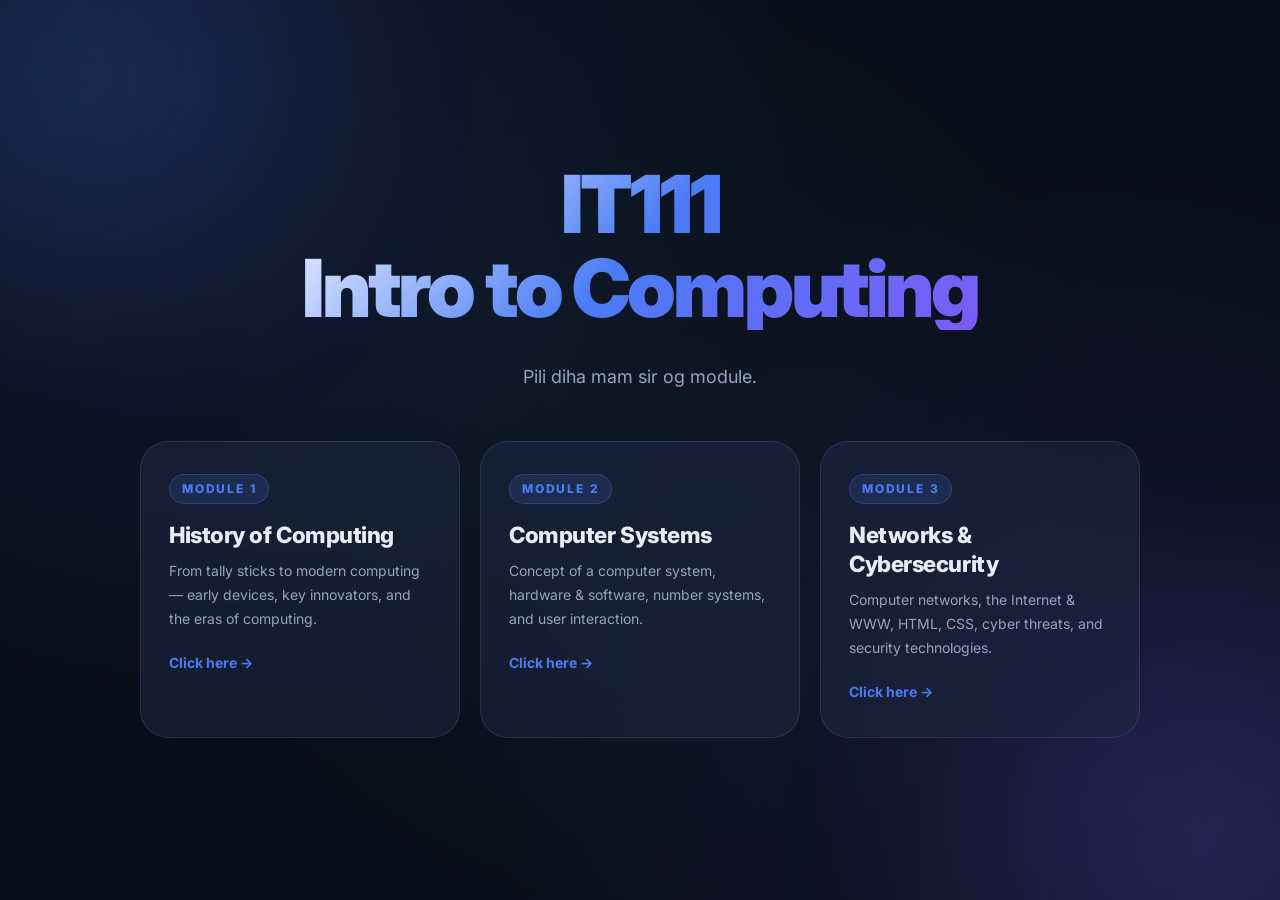
<file: school/it111/index.html>
<!DOCTYPE html>
<html>

<head>
  <meta name="viewport" content="width=device-width, initial-scale=1.0">
  <title>Nyok - Intro to Computing</title>
  <link rel="stylesheet" href="style.css">
</head>

<body>

  <div class="scroll-progress" id="scrollProgress"></div>

  <div class="hero-home">
    <h1>IT111<br>Intro to Computing</h1>
    <p>Pili diha mam sir og module.</p>

    <div class="module-grid">
      <a href="module1.html" class="module-card">
        <span class="num">MODULE 1</span>
        <h2>History of Computing</h2>
        <p>From tally sticks to modern computing — early devices, key innovators, and the eras of computing.</p>
        <span class="arrow">Click here →</span>
      </a>

      <a href="module2.html" class="module-card">
        <span class="num">MODULE 2</span>
        <h2>Computer Systems</h2>
        <p>Concept of a computer system, hardware &amp; software, number systems, and user interaction.</p>
        <span class="arrow">Click here →</span>
      </a>

      <a href="module3.html" class="module-card">
        <span class="num">MODULE 3</span>
        <h2>Networks &amp; Cybersecurity</h2>
        <p>Computer networks, the Internet &amp; WWW, HTML, CSS, cyber threats, and security technologies.</p>
        <span class="arrow">Click here →</span>
      </a>
    </div>
  </div>

  <script>
    window.addEventListener('scroll', () => {
      const scrolled = (window.scrollY / (document.documentElement.scrollHeight - window.innerHeight)) * 100;
      document.getElementById('scrollProgress').style.width = scrolled + '%';
    });
  </script>

  <script>
    if ('serviceWorker' in navigator) {
      window.addEventListener('load', () => {
        navigator.serviceWorker.register('sw.js').catch(() => { });
      });
    }
  </script>

</body>

</html>
</file>
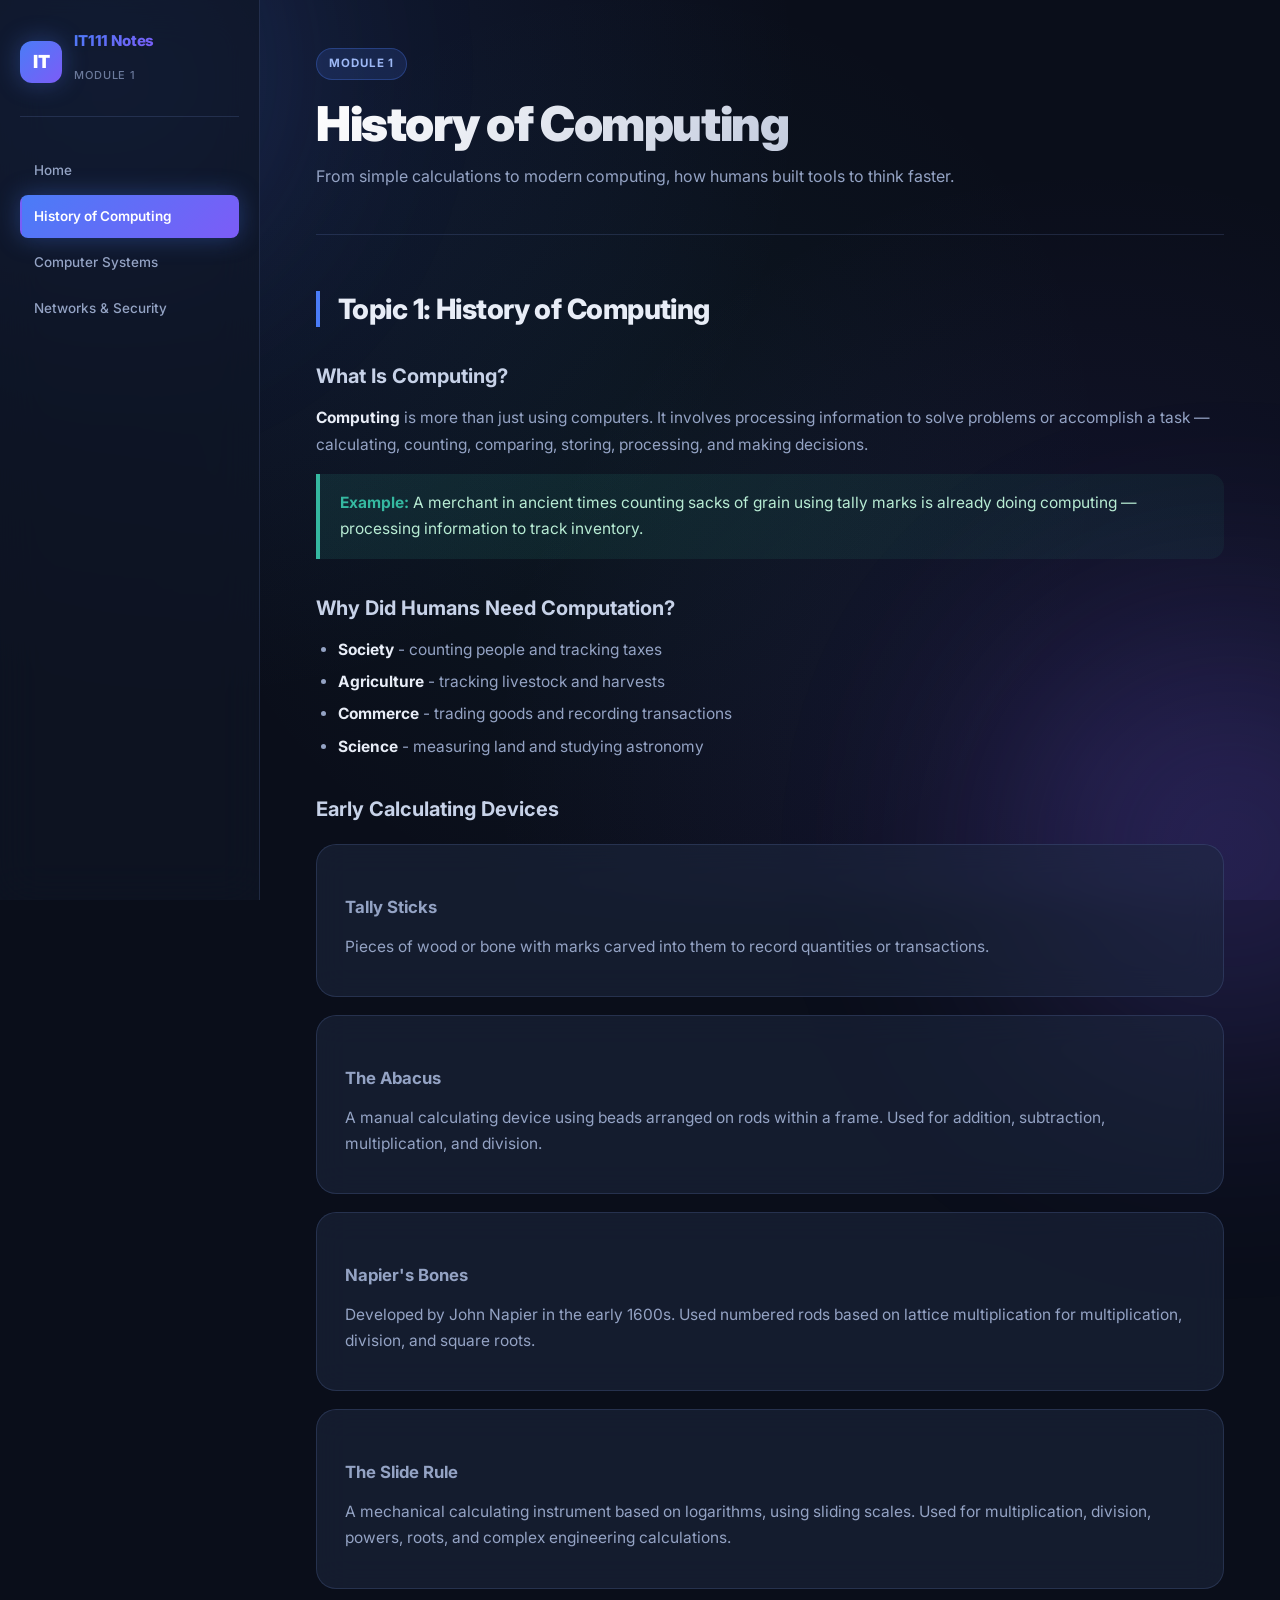
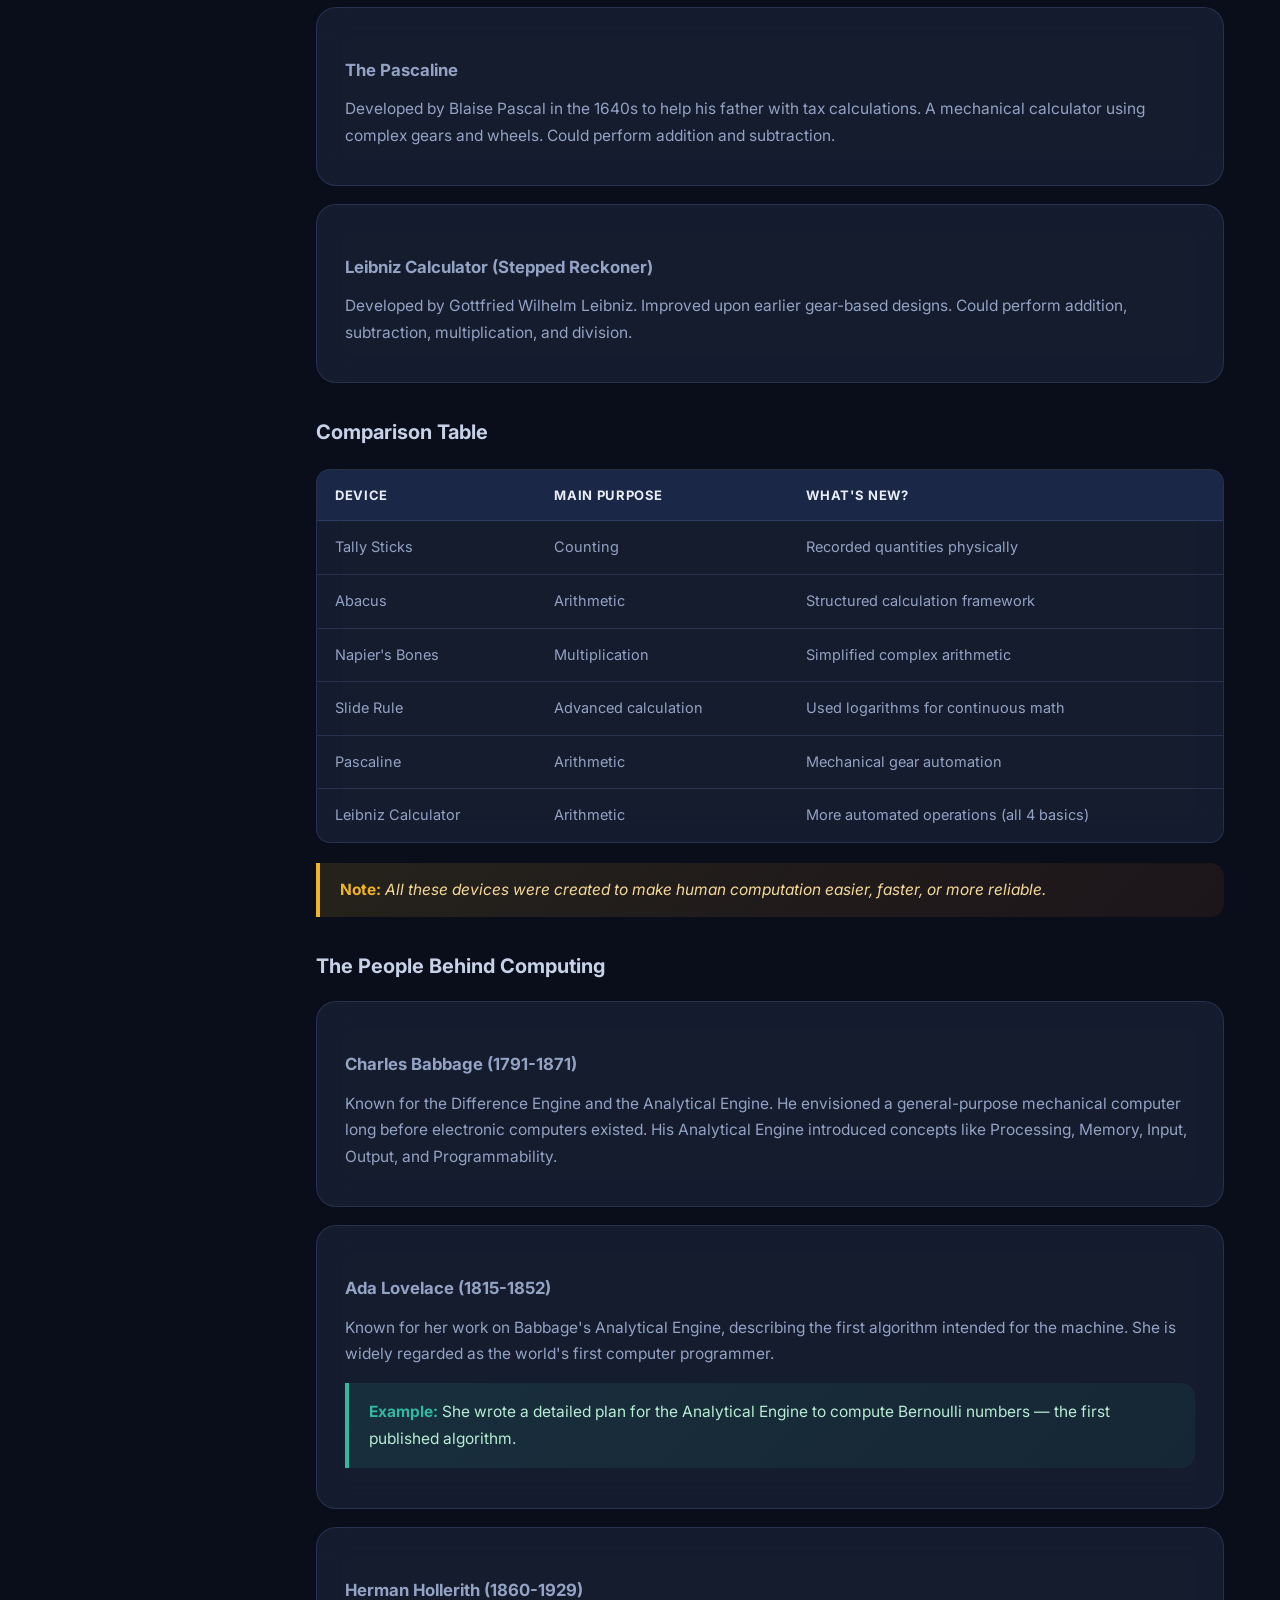
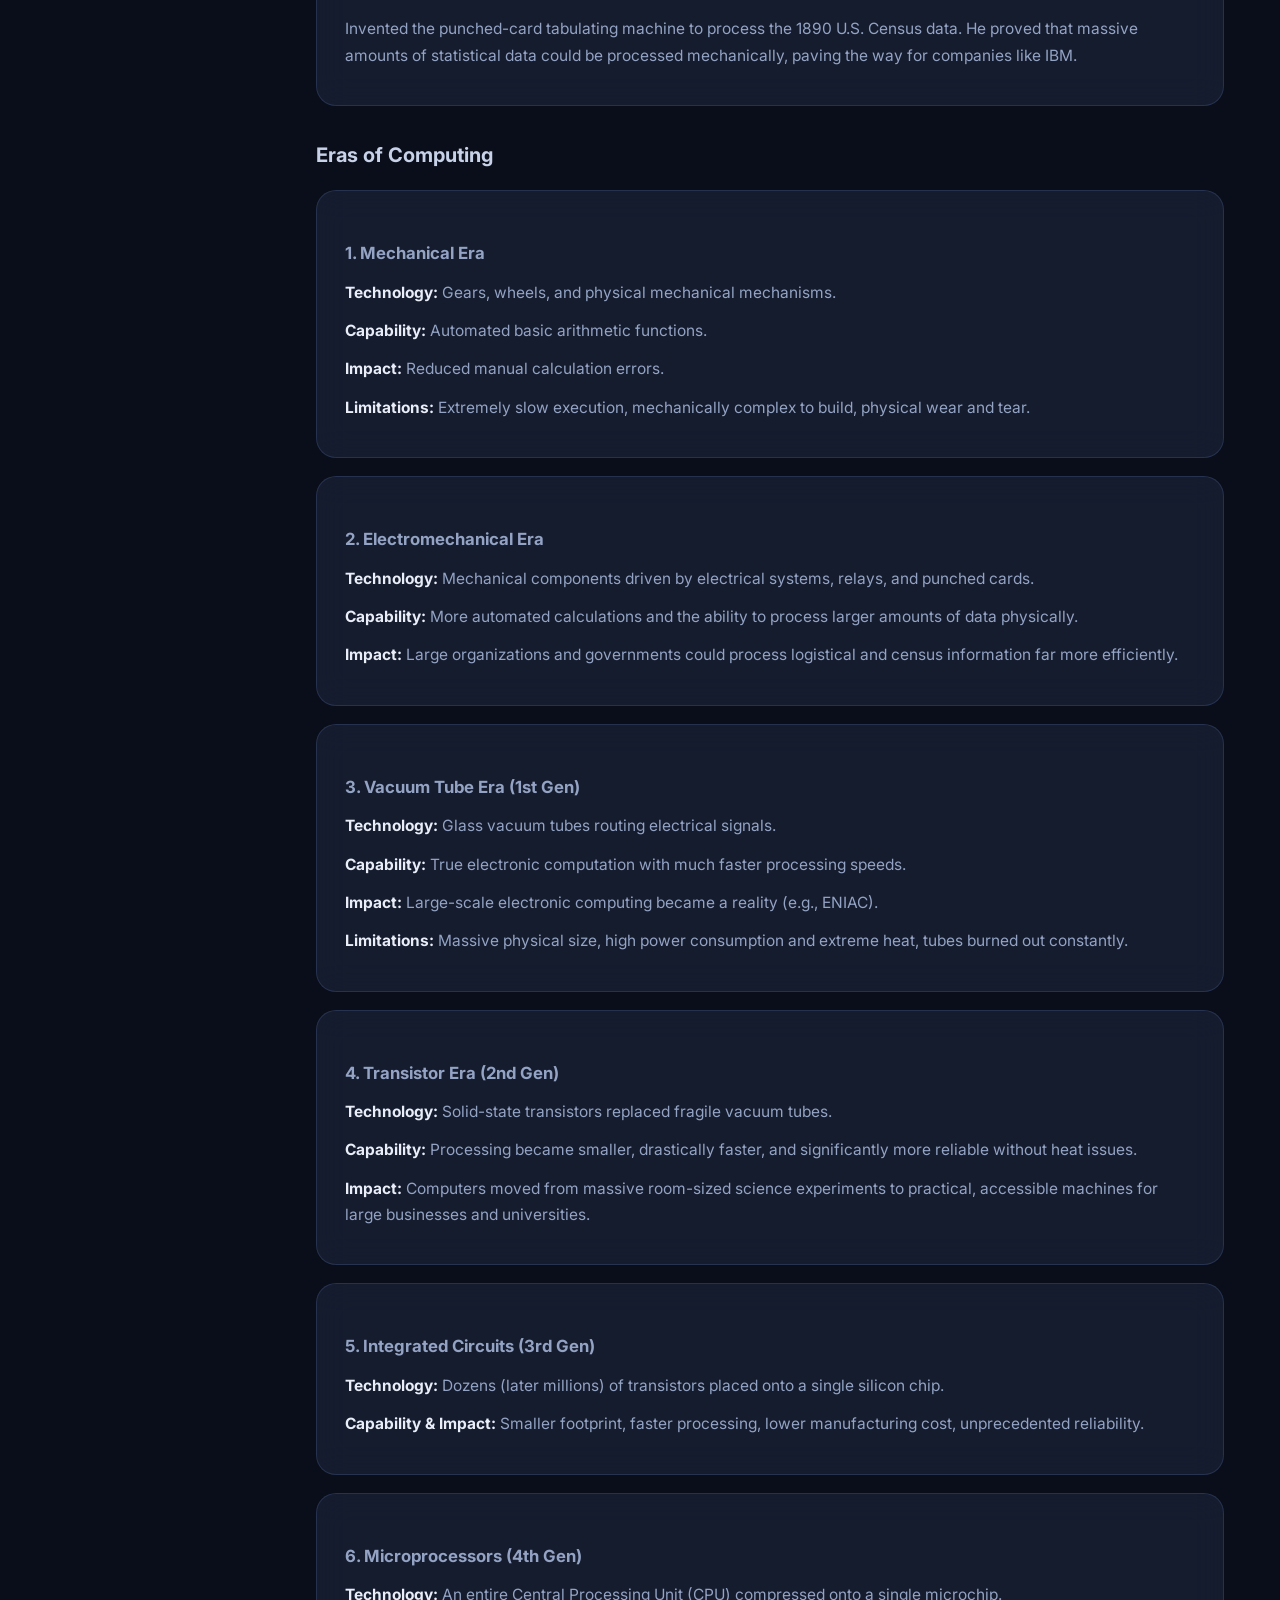
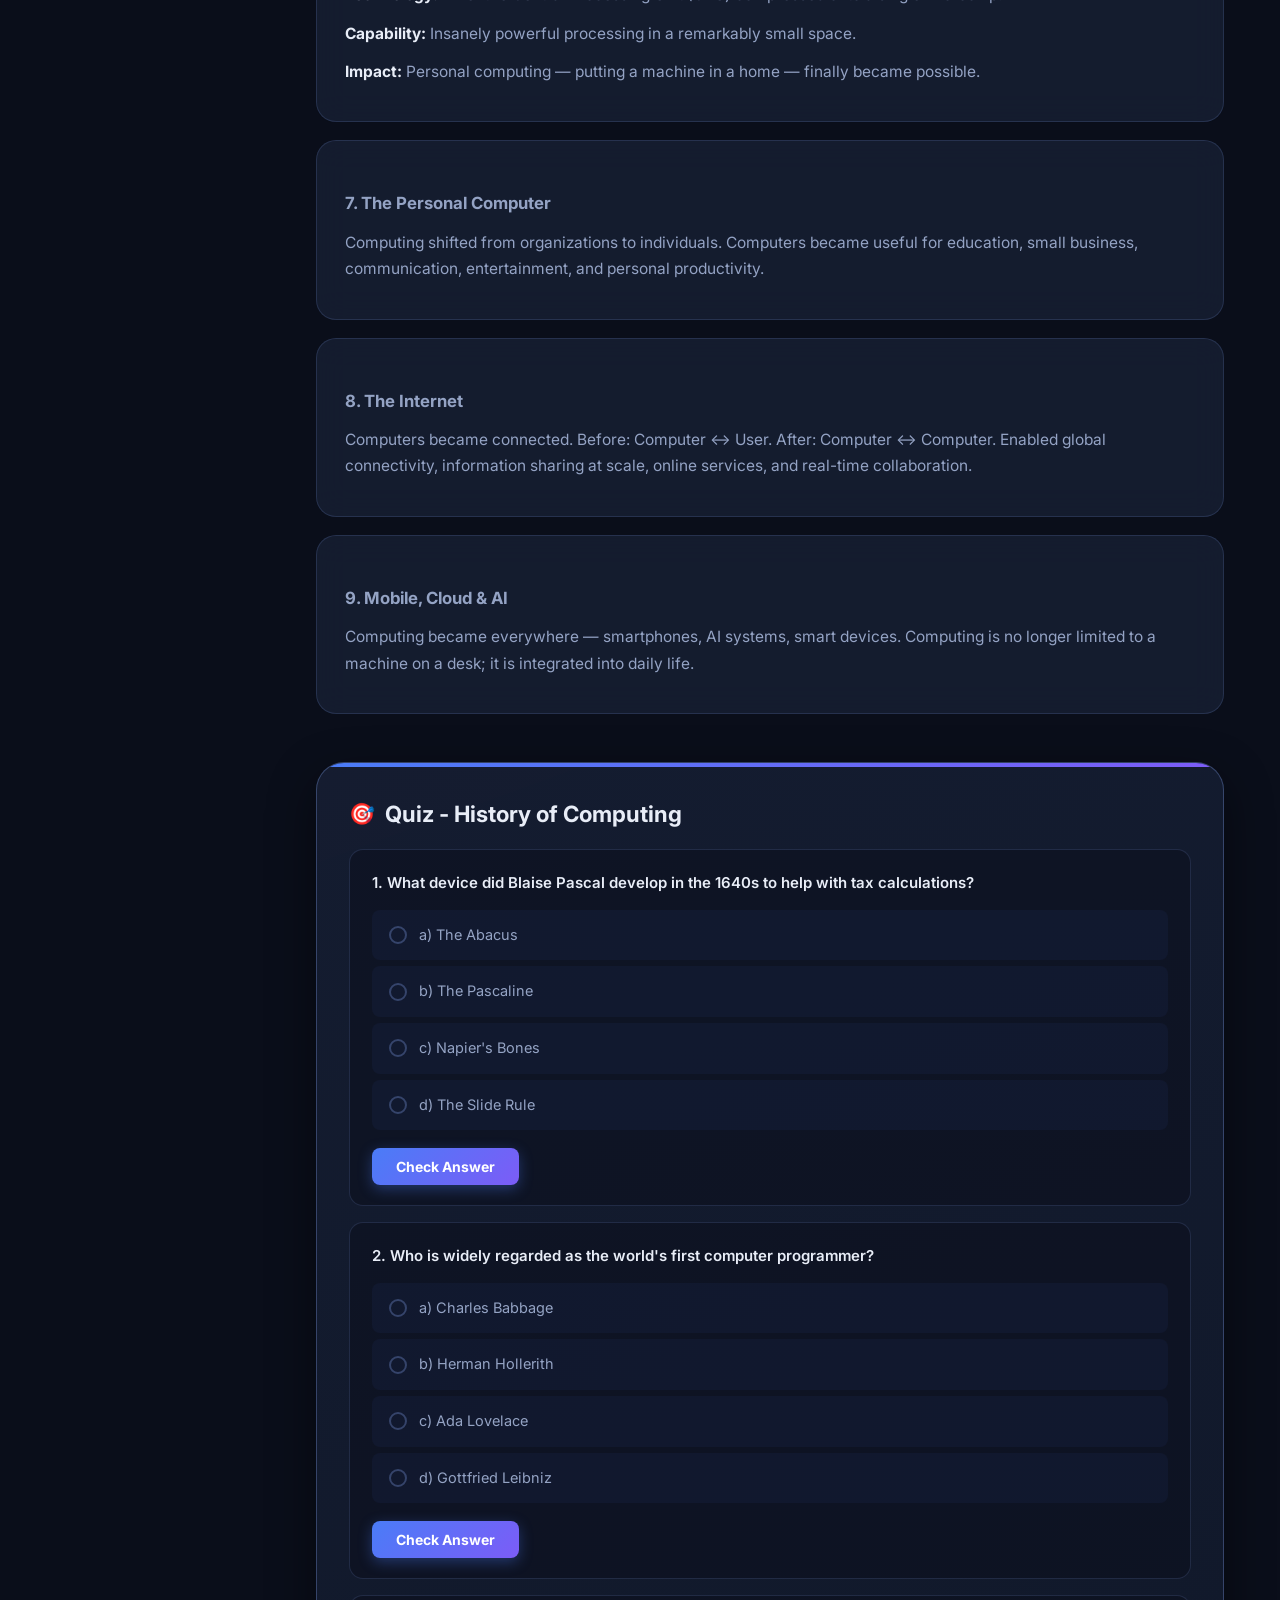
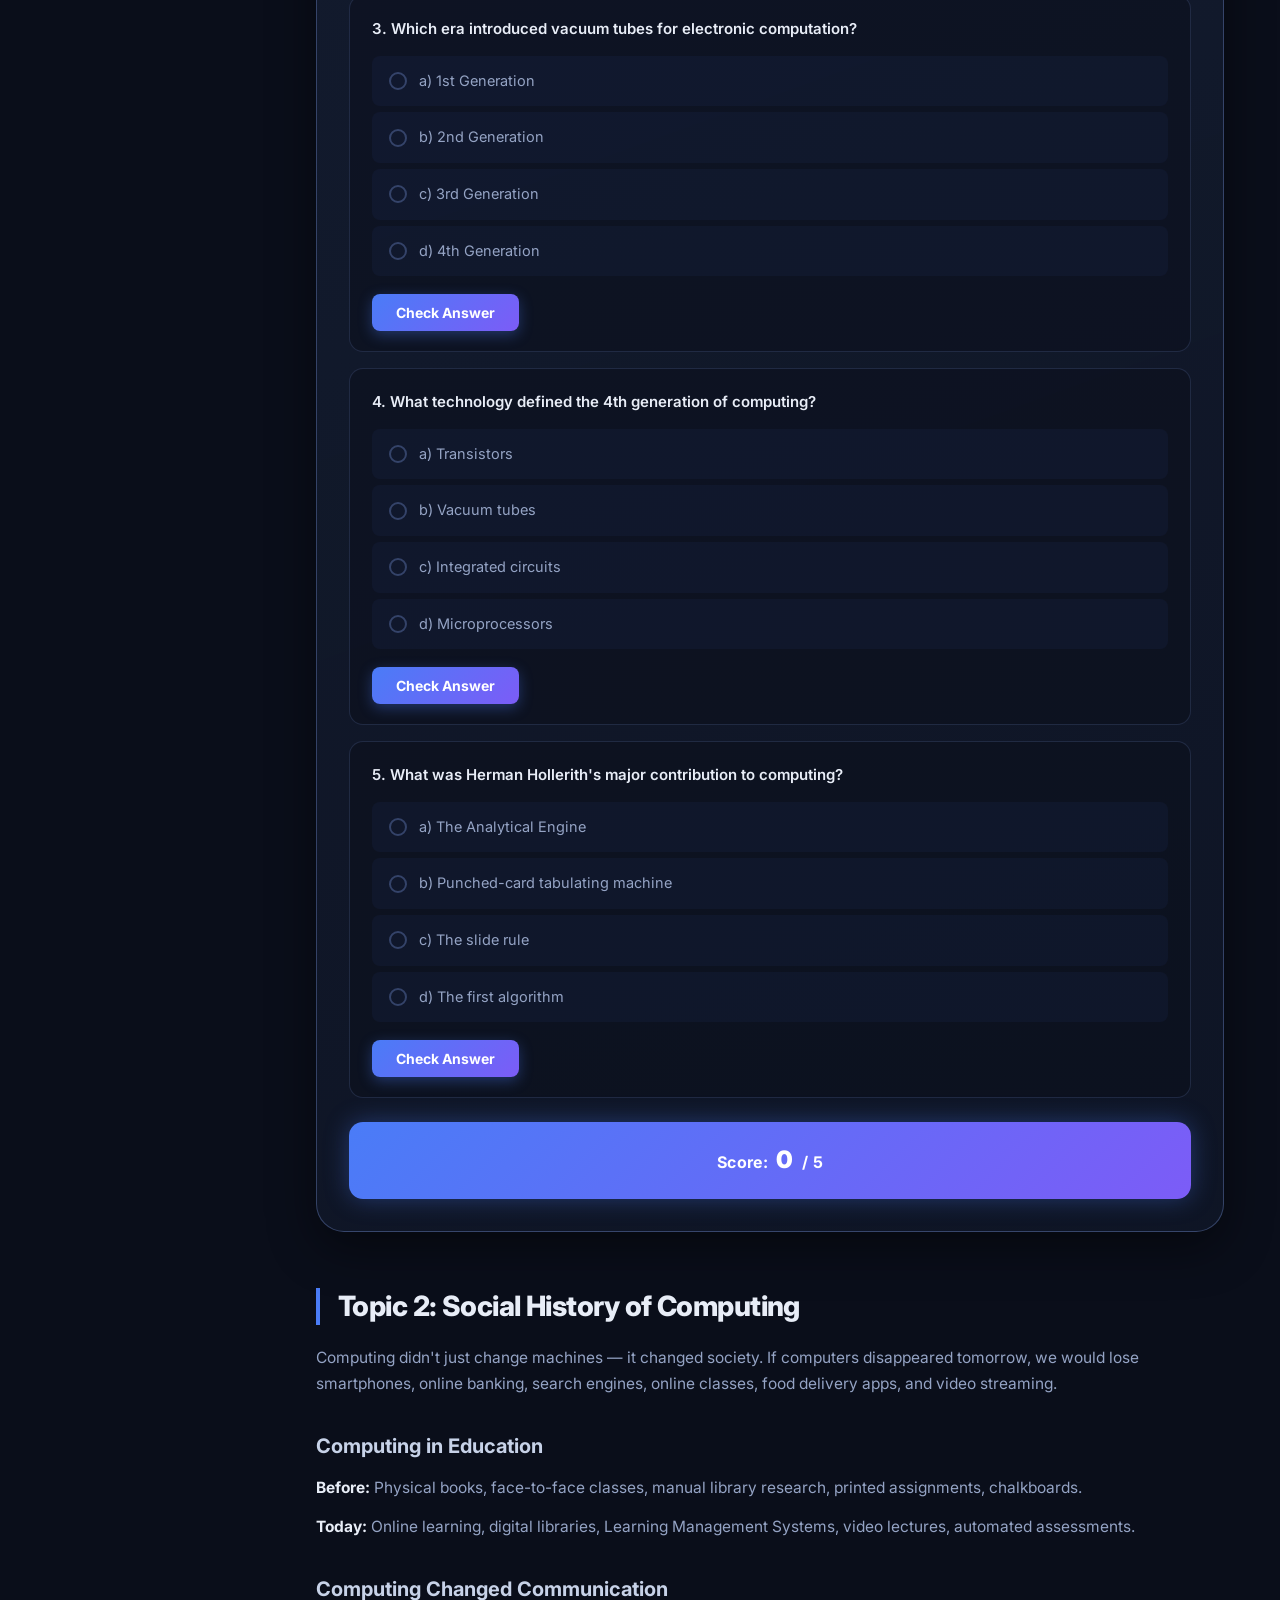
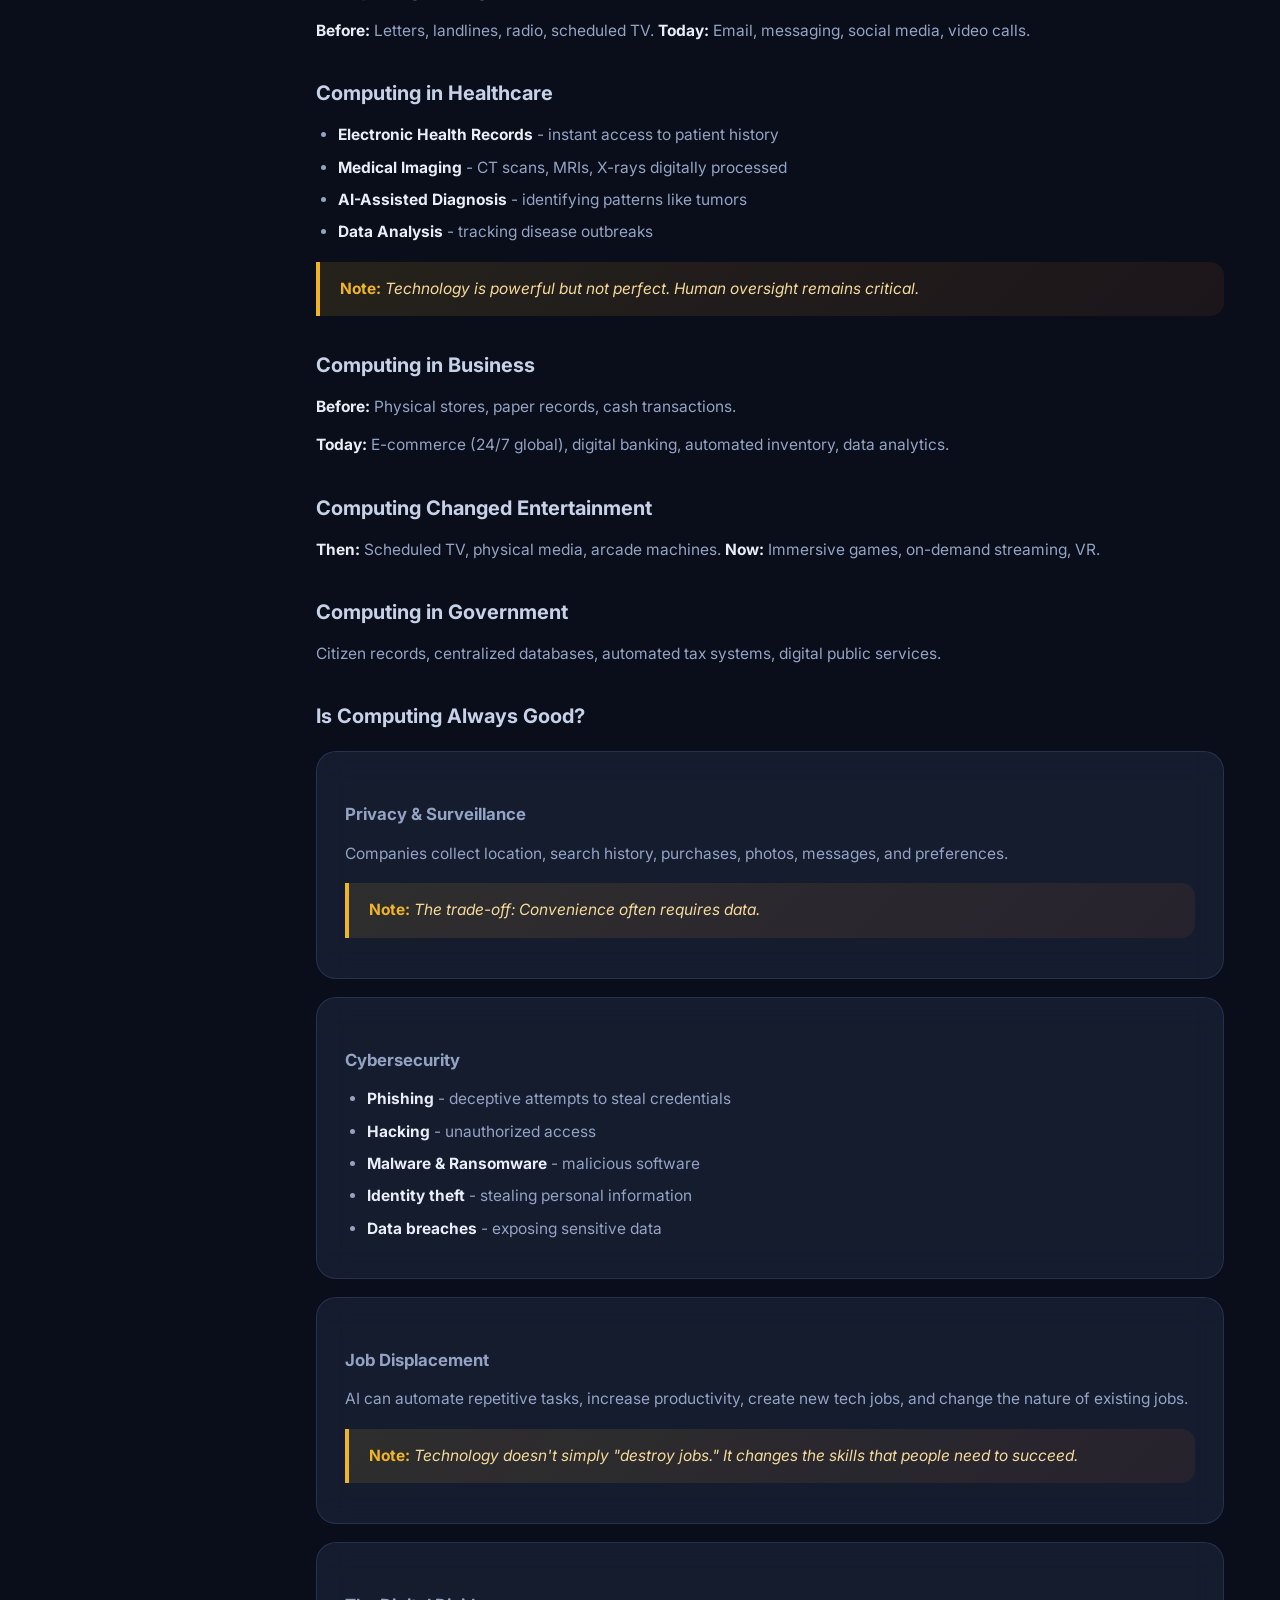
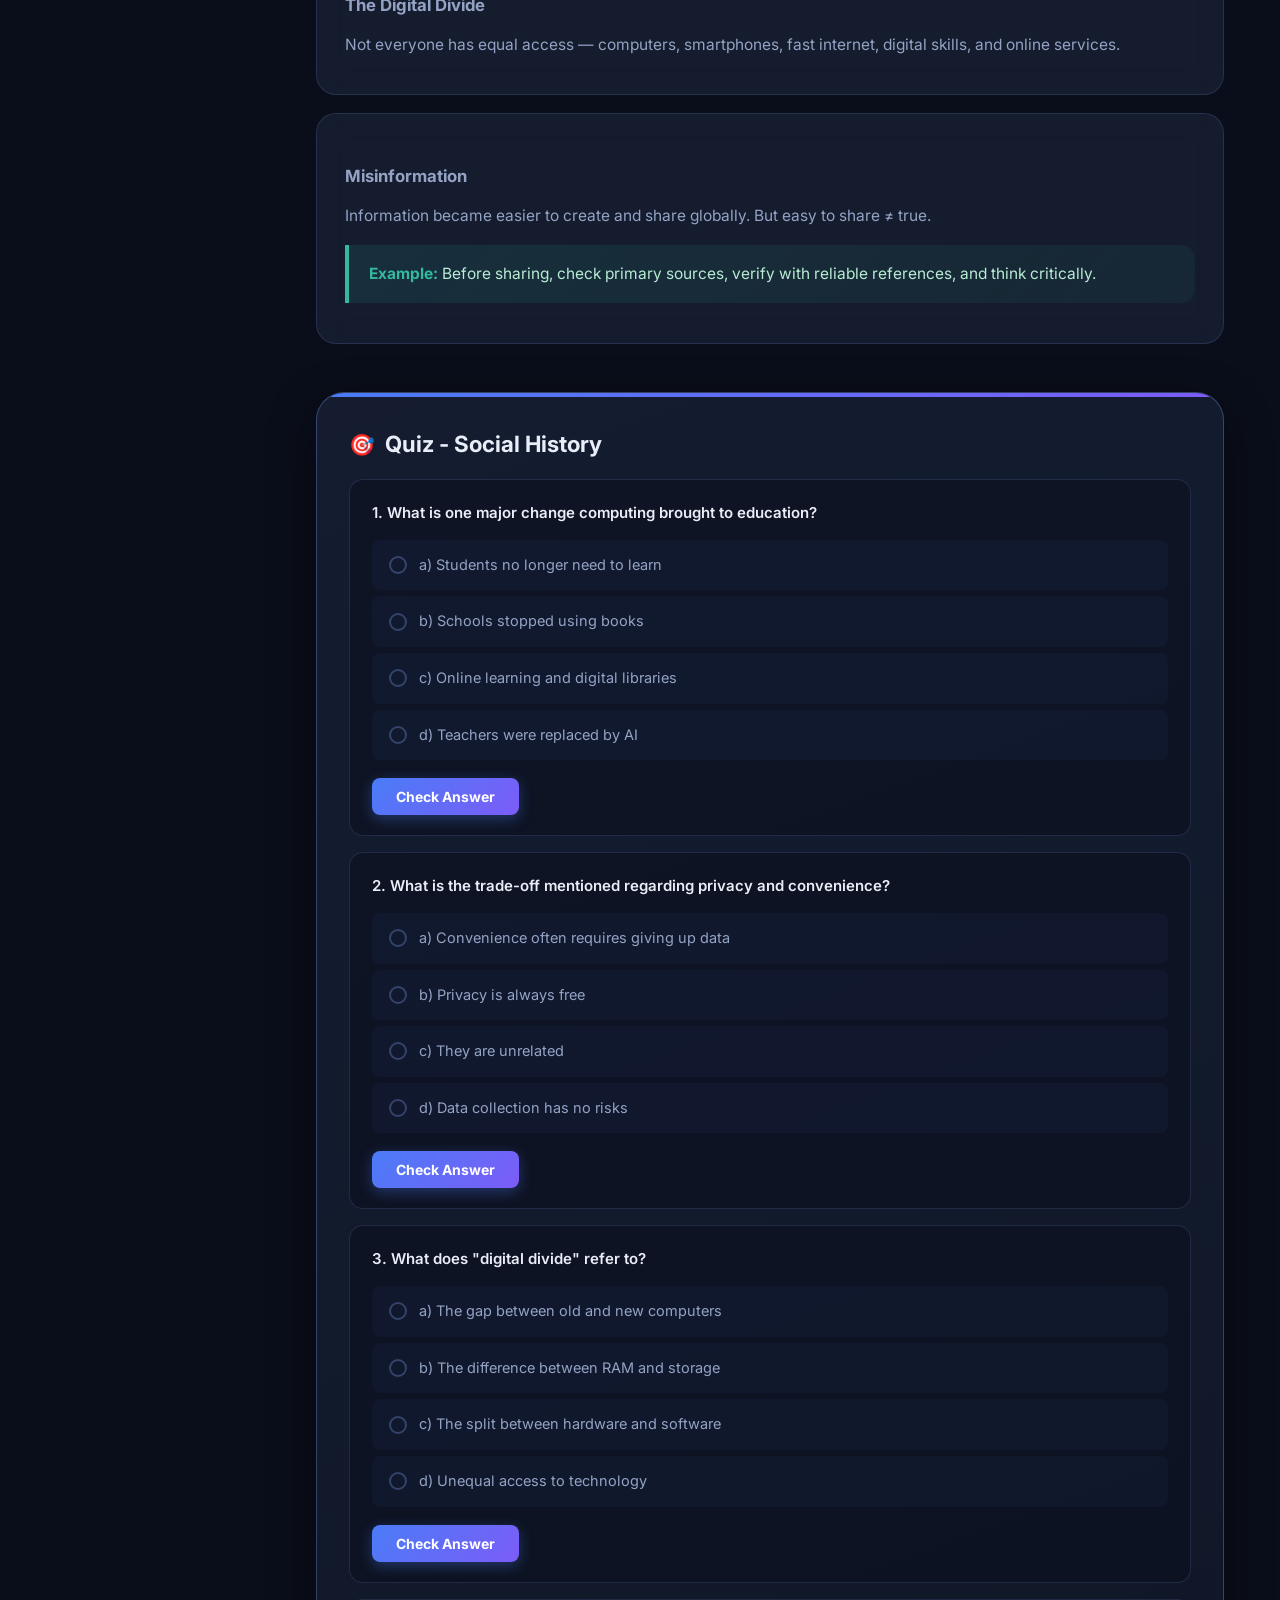
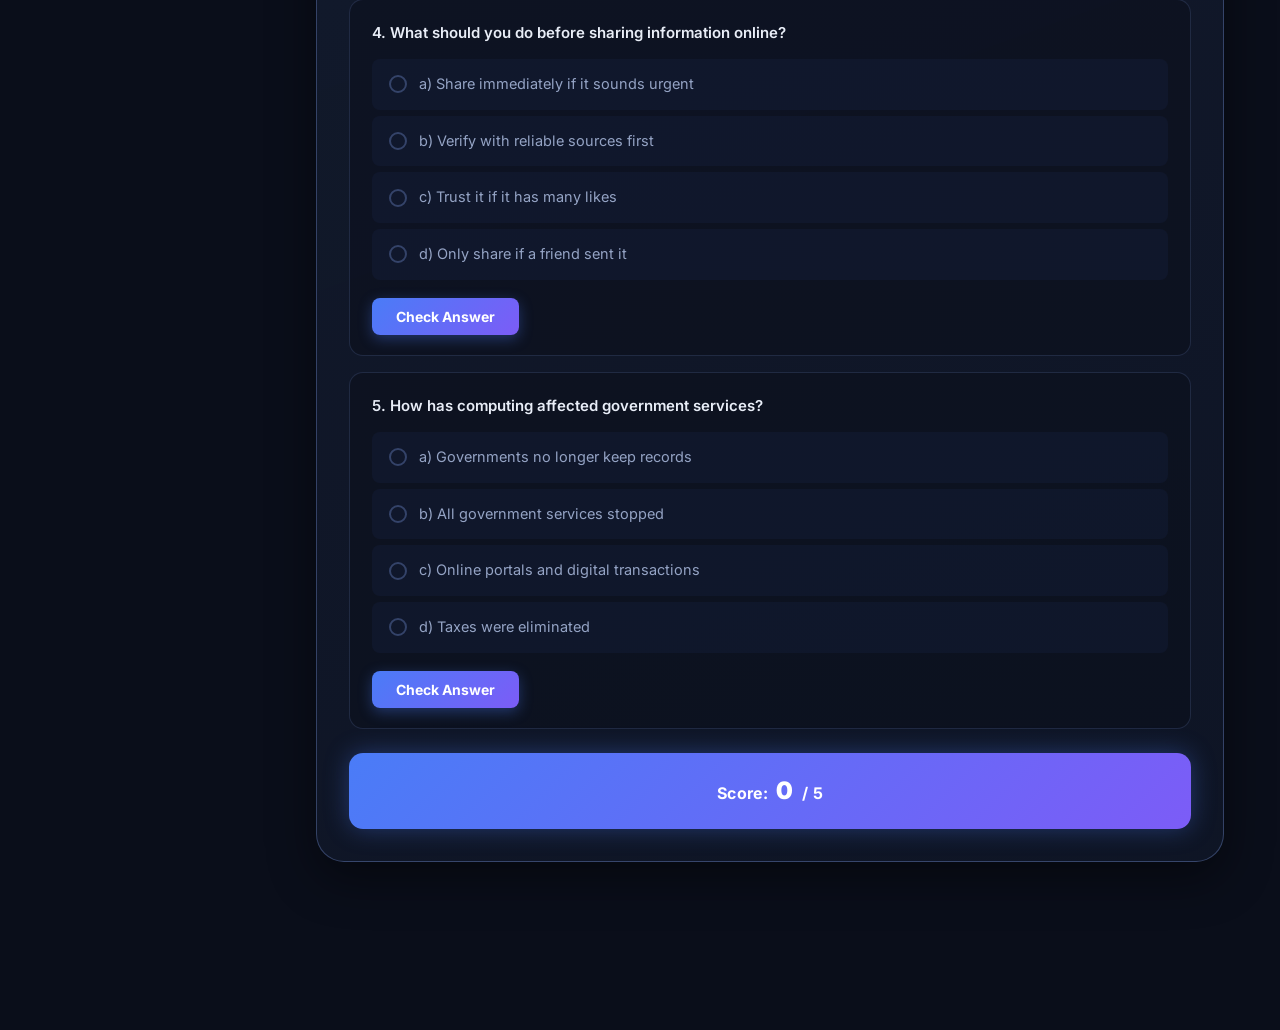
<file: school/it111/module1.html>
<!DOCTYPE html>
<html>

<head>
  <meta name="viewport" content="width=device-width, initial-scale=1.0">
  <title>Nyok - History of Computing</title>
  <link rel="stylesheet" href="style.css">
</head>

<body>

  <div class="scroll-progress" id="scrollProgress"></div>

  <div class="layout">

    <aside class="sidebar">
      <div class="sidebar-brand">
        <div class="brand-logo">IT</div>
        <div class="brand-text">
          <h1>IT111 Notes</h1>
          <p>Module 1</p>
        </div>
      </div>

      <nav class="sidebar-nav">
        <a href="index.html">Home</a>
        <a href="module1.html" class="active">History of Computing</a>
        <a href="module2.html">Computer Systems</a>
        <a href="module3.html">Networks &amp; Security</a>
      </nav>
    </aside>

    <main class="content">

      <div class="page-hero">
        <span class="badge">Module 1</span>
        <h1>History of Computing</h1>
        <p>From simple calculations to modern computing, how humans built tools to think faster.</p>
      </div>

      <h2 id="t1">Topic 1: History of Computing</h2>

      <h3>What Is Computing?</h3>
      <p><strong>Computing</strong> is more than just using computers. It involves processing information to solve
        problems or accomplish a task — calculating, counting, comparing, storing, processing, and making decisions.</p>
      <div class="example-box">A merchant in ancient times counting sacks of grain using tally marks is already doing
        computing — processing information to track inventory.</div>

      <h3>Why Did Humans Need Computation?</h3>
      <ul>
        <li><strong>Society</strong> - counting people and tracking taxes</li>
        <li><strong>Agriculture</strong> - tracking livestock and harvests</li>
        <li><strong>Commerce</strong> - trading goods and recording transactions</li>
        <li><strong>Science</strong> - measuring land and studying astronomy</li>
      </ul>

      <h3>Early Calculating Devices</h3>

      <div class="card">
        <h4>Tally Sticks</h4>
        <p>Pieces of wood or bone with marks carved into them to record quantities or transactions.</p>
      </div>

      <div class="card">
        <h4>The Abacus</h4>
        <p>A manual calculating device using beads arranged on rods within a frame. Used for addition, subtraction,
          multiplication, and division.</p>
      </div>

      <div class="card">
        <h4>Napier's Bones</h4>
        <p>Developed by John Napier in the early 1600s. Used numbered rods based on lattice multiplication for
          multiplication, division, and square roots.</p>
      </div>

      <div class="card">
        <h4>The Slide Rule</h4>
        <p>A mechanical calculating instrument based on logarithms, using sliding scales. Used for multiplication,
          division, powers, roots, and complex engineering calculations.</p>
      </div>

      <div class="card">
        <h4>The Pascaline</h4>
        <p>Developed by Blaise Pascal in the 1640s to help his father with tax calculations. A mechanical calculator
          using complex gears and wheels. Could perform addition and subtraction.</p>
      </div>

      <div class="card">
        <h4>Leibniz Calculator (Stepped Reckoner)</h4>
        <p>Developed by Gottfried Wilhelm Leibniz. Improved upon earlier gear-based designs. Could perform addition,
          subtraction, multiplication, and division.</p>
      </div>

      <h3>Comparison Table</h3>
      <div class="table-wrap">
        <table>
          <thead>
            <tr>
              <th>Device</th>
              <th>Main Purpose</th>
              <th>What's New?</th>
            </tr>
          </thead>
          <tbody>
            <tr>
              <td>Tally Sticks</td>
              <td>Counting</td>
              <td>Recorded quantities physically</td>
            </tr>
            <tr>
              <td>Abacus</td>
              <td>Arithmetic</td>
              <td>Structured calculation framework</td>
            </tr>
            <tr>
              <td>Napier's Bones</td>
              <td>Multiplication</td>
              <td>Simplified complex arithmetic</td>
            </tr>
            <tr>
              <td>Slide Rule</td>
              <td>Advanced calculation</td>
              <td>Used logarithms for continuous math</td>
            </tr>
            <tr>
              <td>Pascaline</td>
              <td>Arithmetic</td>
              <td>Mechanical gear automation</td>
            </tr>
            <tr>
              <td>Leibniz Calculator</td>
              <td>Arithmetic</td>
              <td>More automated operations (all 4 basics)</td>
            </tr>
          </tbody>
        </table>
      </div>
      <div class="note">All these devices were created to make human computation easier, faster, or more reliable.</div>

      <h3>The People Behind Computing</h3>

      <div class="card">
        <h4>Charles Babbage (1791-1871)</h4>
        <p>Known for the Difference Engine and the Analytical Engine. He envisioned a general-purpose mechanical
          computer long before electronic computers existed. His Analytical Engine introduced concepts like Processing,
          Memory, Input, Output, and Programmability.</p>
      </div>

      <div class="card">
        <h4>Ada Lovelace (1815-1852)</h4>
        <p>Known for her work on Babbage's Analytical Engine, describing the first algorithm intended for the machine.
          She is widely regarded as the world's first computer programmer.</p>
        <div class="example-box">She wrote a detailed plan for the Analytical Engine to compute Bernoulli numbers — the
          first published algorithm.</div>
      </div>

      <div class="card">
        <h4>Herman Hollerith (1860-1929)</h4>
        <p>Invented the punched-card tabulating machine to process the 1890 U.S. Census data. He proved that massive
          amounts of statistical data could be processed mechanically, paving the way for companies like IBM.</p>
      </div>

      <h3>Eras of Computing</h3>

      <div class="card">
        <h4>1. Mechanical Era</h4>
        <p><strong>Technology:</strong> Gears, wheels, and physical mechanical mechanisms.</p>
        <p><strong>Capability:</strong> Automated basic arithmetic functions.</p>
        <p><strong>Impact:</strong> Reduced manual calculation errors.</p>
        <p><strong>Limitations:</strong> Extremely slow execution, mechanically complex to build, physical wear and
          tear.</p>
      </div>

      <div class="card">
        <h4>2. Electromechanical Era</h4>
        <p><strong>Technology:</strong> Mechanical components driven by electrical systems, relays, and punched cards.
        </p>
        <p><strong>Capability:</strong> More automated calculations and the ability to process larger amounts of data
          physically.</p>
        <p><strong>Impact:</strong> Large organizations and governments could process logistical and census information
          far more efficiently.</p>
      </div>

      <div class="card">
        <h4>3. Vacuum Tube Era (1st Gen)</h4>
        <p><strong>Technology:</strong> Glass vacuum tubes routing electrical signals.</p>
        <p><strong>Capability:</strong> True electronic computation with much faster processing speeds.</p>
        <p><strong>Impact:</strong> Large-scale electronic computing became a reality (e.g., ENIAC).</p>
        <p><strong>Limitations:</strong> Massive physical size, high power consumption and extreme heat, tubes burned
          out constantly.</p>
      </div>

      <div class="card">
        <h4>4. Transistor Era (2nd Gen)</h4>
        <p><strong>Technology:</strong> Solid-state transistors replaced fragile vacuum tubes.</p>
        <p><strong>Capability:</strong> Processing became smaller, drastically faster, and significantly more reliable
          without heat issues.</p>
        <p><strong>Impact:</strong> Computers moved from massive room-sized science experiments to practical, accessible
          machines for large businesses and universities.</p>
      </div>

      <div class="card">
        <h4>5. Integrated Circuits (3rd Gen)</h4>
        <p><strong>Technology:</strong> Dozens (later millions) of transistors placed onto a single silicon chip.</p>
        <p><strong>Capability &amp; Impact:</strong> Smaller footprint, faster processing, lower manufacturing cost,
          unprecedented reliability.</p>
      </div>

      <div class="card">
        <h4>6. Microprocessors (4th Gen)</h4>
        <p><strong>Technology:</strong> An entire Central Processing Unit (CPU) compressed onto a single microchip.</p>
        <p><strong>Capability:</strong> Insanely powerful processing in a remarkably small space.</p>
        <p><strong>Impact:</strong> Personal computing — putting a machine in a home — finally became possible.</p>
      </div>

      <div class="card">
        <h4>7. The Personal Computer</h4>
        <p>Computing shifted from organizations to individuals. Computers became useful for education, small business,
          communication, entertainment, and personal productivity.</p>
      </div>

      <div class="card">
        <h4>8. The Internet</h4>
        <p>Computers became connected. Before: Computer ↔ User. After: Computer ↔ Computer. Enabled global connectivity,
          information sharing at scale, online services, and real-time collaboration.</p>
      </div>

      <div class="card">
        <h4>9. Mobile, Cloud &amp; AI</h4>
        <p>Computing became everywhere — smartphones, AI systems, smart devices. Computing is no longer limited to a
          machine on a desk; it is integrated into daily life.</p>
      </div>

      <!-- QUIZ M1T1 -->
      <div class="quiz-section">
        <h3>Quiz - History of Computing</h3>

        <div class="question" data-answer="b">
          <p>1. What device did Blaise Pascal develop in the 1640s to help with tax calculations?</p>
          <div class="options">
            <label><input type="radio" name="m1q1" value="a"> a) The Abacus</label>
            <label><input type="radio" name="m1q1" value="b"> b) The Pascaline</label>
            <label><input type="radio" name="m1q1" value="c"> c) Napier's Bones</label>
            <label><input type="radio" name="m1q1" value="d"> d) The Slide Rule</label>
          </div>
          <button class="check-btn" onclick="checkAnswer(this)">Check Answer</button>
          <div class="feedback"></div>
        </div>

        <div class="question" data-answer="c">
          <p>2. Who is widely regarded as the world's first computer programmer?</p>
          <div class="options">
            <label><input type="radio" name="m1q2" value="a"> a) Charles Babbage</label>
            <label><input type="radio" name="m1q2" value="b"> b) Herman Hollerith</label>
            <label><input type="radio" name="m1q2" value="c"> c) Ada Lovelace</label>
            <label><input type="radio" name="m1q2" value="d"> d) Gottfried Leibniz</label>
          </div>
          <button class="check-btn" onclick="checkAnswer(this)">Check Answer</button>
          <div class="feedback"></div>
        </div>

        <div class="question" data-answer="a">
          <p>3. Which era introduced vacuum tubes for electronic computation?</p>
          <div class="options">
            <label><input type="radio" name="m1q3" value="a"> a) 1st Generation</label>
            <label><input type="radio" name="m1q3" value="b"> b) 2nd Generation</label>
            <label><input type="radio" name="m1q3" value="c"> c) 3rd Generation</label>
            <label><input type="radio" name="m1q3" value="d"> d) 4th Generation</label>
          </div>
          <button class="check-btn" onclick="checkAnswer(this)">Check Answer</button>
          <div class="feedback"></div>
        </div>

        <div class="question" data-answer="d">
          <p>4. What technology defined the 4th generation of computing?</p>
          <div class="options">
            <label><input type="radio" name="m1q4" value="a"> a) Transistors</label>
            <label><input type="radio" name="m1q4" value="b"> b) Vacuum tubes</label>
            <label><input type="radio" name="m1q4" value="c"> c) Integrated circuits</label>
            <label><input type="radio" name="m1q4" value="d"> d) Microprocessors</label>
          </div>
          <button class="check-btn" onclick="checkAnswer(this)">Check Answer</button>
          <div class="feedback"></div>
        </div>

        <div class="question" data-answer="b">
          <p>5. What was Herman Hollerith's major contribution to computing?</p>
          <div class="options">
            <label><input type="radio" name="m1q5" value="a"> a) The Analytical Engine</label>
            <label><input type="radio" name="m1q5" value="b"> b) Punched-card tabulating machine</label>
            <label><input type="radio" name="m1q5" value="c"> c) The slide rule</label>
            <label><input type="radio" name="m1q5" value="d"> d) The first algorithm</label>
          </div>
          <button class="check-btn" onclick="checkAnswer(this)">Check Answer</button>
          <div class="feedback"></div>
        </div>

        <div class="score-box">Score: <span id="scoreM1T1">0</span> / 5</div>
      </div>

      <!-- ============================================================ -->
      <h2 id="t2">Topic 2: Social History of Computing</h2>

      <p>Computing didn't just change machines — it changed society. If computers disappeared tomorrow, we would lose
        smartphones, online banking, search engines, online classes, food delivery apps, and video streaming.</p>

      <h3>Computing in Education</h3>
      <p><strong>Before:</strong> Physical books, face-to-face classes, manual library research, printed assignments,
        chalkboards.</p>
      <p><strong>Today:</strong> Online learning, digital libraries, Learning Management Systems, video lectures,
        automated assessments.</p>

      <h3>Computing Changed Communication</h3>
      <p><strong>Before:</strong> Letters, landlines, radio, scheduled TV. <strong>Today:</strong> Email, messaging,
        social media, video calls.</p>

      <h3>Computing in Healthcare</h3>
      <ul>
        <li><strong>Electronic Health Records</strong> - instant access to patient history</li>
        <li><strong>Medical Imaging</strong> - CT scans, MRIs, X-rays digitally processed</li>
        <li><strong>AI-Assisted Diagnosis</strong> - identifying patterns like tumors</li>
        <li><strong>Data Analysis</strong> - tracking disease outbreaks</li>
      </ul>
      <div class="note">Technology is powerful but not perfect. Human oversight remains critical.</div>

      <h3>Computing in Business</h3>
      <p><strong>Before:</strong> Physical stores, paper records, cash transactions.</p>
      <p><strong>Today:</strong> E-commerce (24/7 global), digital banking, automated inventory, data analytics.</p>

      <h3>Computing Changed Entertainment</h3>
      <p><strong>Then:</strong> Scheduled TV, physical media, arcade machines. <strong>Now:</strong> Immersive games,
        on-demand streaming, VR.</p>

      <h3>Computing in Government</h3>
      <p>Citizen records, centralized databases, automated tax systems, digital public services.</p>

      <h3>Is Computing Always Good?</h3>

      <div class="card">
        <h4>Privacy &amp; Surveillance</h4>
        <p>Companies collect location, search history, purchases, photos, messages, and preferences.</p>
        <div class="note">The trade-off: Convenience often requires data.</div>
      </div>

      <div class="card">
        <h4>Cybersecurity</h4>
        <ul>
          <li><strong>Phishing</strong> - deceptive attempts to steal credentials</li>
          <li><strong>Hacking</strong> - unauthorized access</li>
          <li><strong>Malware &amp; Ransomware</strong> - malicious software</li>
          <li><strong>Identity theft</strong> - stealing personal information</li>
          <li><strong>Data breaches</strong> - exposing sensitive data</li>
        </ul>
      </div>

      <div class="card">
        <h4>Job Displacement</h4>
        <p>AI can automate repetitive tasks, increase productivity, create new tech jobs, and change the nature of
          existing jobs.</p>
        <div class="note">Technology doesn't simply "destroy jobs." It changes the skills that people need to succeed.
        </div>
      </div>

      <div class="card">
        <h4>The Digital Divide</h4>
        <p>Not everyone has equal access — computers, smartphones, fast internet, digital skills, and online services.
        </p>
      </div>

      <div class="card">
        <h4>Misinformation</h4>
        <p>Information became easier to create and share globally. But easy to share ≠ true.</p>
        <div class="example-box">Before sharing, check primary sources, verify with reliable references, and think
          critically.</div>
      </div>

      <!-- QUIZ M1T2 -->
      <div class="quiz-section">
        <h3>Quiz - Social History</h3>

        <div class="question" data-answer="c">
          <p>1. What is one major change computing brought to education?</p>
          <div class="options">
            <label><input type="radio" name="m1q6" value="a"> a) Students no longer need to learn</label>
            <label><input type="radio" name="m1q6" value="b"> b) Schools stopped using books</label>
            <label><input type="radio" name="m1q6" value="c"> c) Online learning and digital libraries</label>
            <label><input type="radio" name="m1q6" value="d"> d) Teachers were replaced by AI</label>
          </div>
          <button class="check-btn" onclick="checkAnswer(this)">Check Answer</button>
          <div class="feedback"></div>
        </div>

        <div class="question" data-answer="a">
          <p>2. What is the trade-off mentioned regarding privacy and convenience?</p>
          <div class="options">
            <label><input type="radio" name="m1q7" value="a"> a) Convenience often requires giving up data</label>
            <label><input type="radio" name="m1q7" value="b"> b) Privacy is always free</label>
            <label><input type="radio" name="m1q7" value="c"> c) They are unrelated</label>
            <label><input type="radio" name="m1q7" value="d"> d) Data collection has no risks</label>
          </div>
          <button class="check-btn" onclick="checkAnswer(this)">Check Answer</button>
          <div class="feedback"></div>
        </div>

        <div class="question" data-answer="d">
          <p>3. What does "digital divide" refer to?</p>
          <div class="options">
            <label><input type="radio" name="m1q8" value="a"> a) The gap between old and new computers</label>
            <label><input type="radio" name="m1q8" value="b"> b) The difference between RAM and storage</label>
            <label><input type="radio" name="m1q8" value="c"> c) The split between hardware and software</label>
            <label><input type="radio" name="m1q8" value="d"> d) Unequal access to technology</label>
          </div>
          <button class="check-btn" onclick="checkAnswer(this)">Check Answer</button>
          <div class="feedback"></div>
        </div>

        <div class="question" data-answer="b">
          <p>4. What should you do before sharing information online?</p>
          <div class="options">
            <label><input type="radio" name="m1q9" value="a"> a) Share immediately if it sounds urgent</label>
            <label><input type="radio" name="m1q9" value="b"> b) Verify with reliable sources first</label>
            <label><input type="radio" name="m1q9" value="c"> c) Trust it if it has many likes</label>
            <label><input type="radio" name="m1q9" value="d"> d) Only share if a friend sent it</label>
          </div>
          <button class="check-btn" onclick="checkAnswer(this)">Check Answer</button>
          <div class="feedback"></div>
        </div>

        <div class="question" data-answer="c">
          <p>5. How has computing affected government services?</p>
          <div class="options">
            <label><input type="radio" name="m1q10" value="a"> a) Governments no longer keep records</label>
            <label><input type="radio" name="m1q10" value="b"> b) All government services stopped</label>
            <label><input type="radio" name="m1q10" value="c"> c) Online portals and digital transactions</label>
            <label><input type="radio" name="m1q10" value="d"> d) Taxes were eliminated</label>
          </div>
          <button class="check-btn" onclick="checkAnswer(this)">Check Answer</button>
          <div class="feedback"></div>
        </div>

        <div class="score-box">Score: <span id="scoreM1T2">0</span> / 5</div>
      </div>

    </main>
  </div>

  <button class="top-btn" id="topBtn" onclick="window.scrollTo({top:0,behavior:'smooth'})">↑</button>

  <script>
    function checkAnswer(btn) {
      const q = btn.closest('.question');
      const ans = q.dataset.answer;
      const sel = q.querySelector('input[type="radio"]:checked');
      const fb = q.querySelector('.feedback');

      if (!sel) {
        fb.textContent = 'Pick an answer before checking.';
        fb.className = 'feedback wrong show';
        return;
      }

      if (sel.value === ans) {
        fb.textContent = '✓ Correct!';
        fb.className = 'feedback correct show';
      } else {
        fb.textContent = '✗ Wrong. Try again!';
        fb.className = 'feedback wrong show';
      }

      updateScores();
    }

    function updateScores() {
      const all = document.querySelectorAll('.question');
      const scores = { scoreM1T1: 0, scoreM1T2: 0 };
      const ranges = [
        { id: 'scoreM1T1', start: 0, end: 5 },
        { id: 'scoreM1T2', start: 5, end: 10 }
      ];

      ranges.forEach(r => {
        let s = 0;
        for (let i = r.start; i < r.end && i < all.length; i++) {
          const q = all[i];
          const sel = q.querySelector('input[type="radio"]:checked');
          if (sel && sel.value === q.dataset.answer) s++;
        }
        const el = document.getElementById(r.id);
        if (el) el.textContent = s;
      });
    }

    window.addEventListener('scroll', () => {
      const btn = document.getElementById('topBtn');
      btn.classList.toggle('show', window.scrollY > 400);
      const p = (window.scrollY / (document.documentElement.scrollHeight - window.innerHeight)) * 100;
      document.getElementById('scrollProgress').style.width = p + '%';
    });
  </script>

  <script>
    if ('serviceWorker' in navigator) {
      window.addEventListener('load', () => {
        navigator.serviceWorker.register('sw.js').catch(() => { });
      });
    }
  </script>

</body>

</html>
</file>
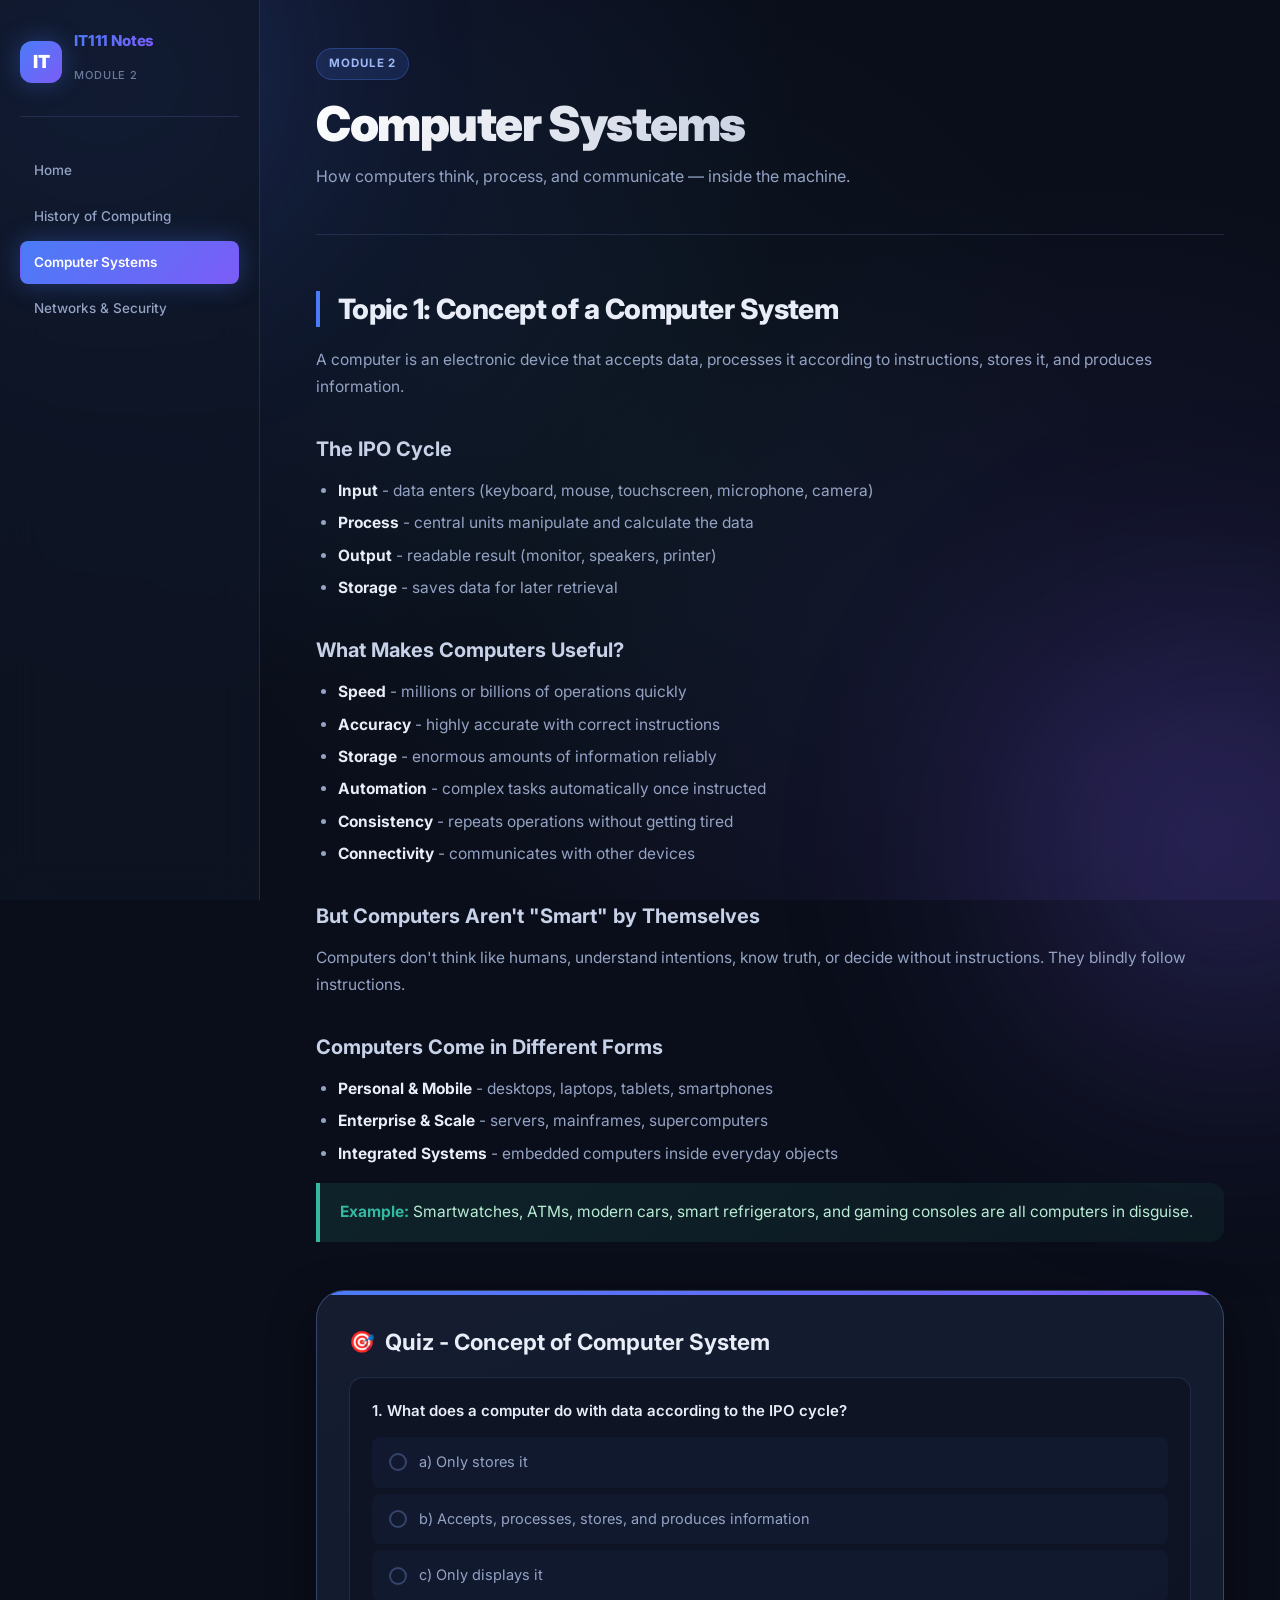
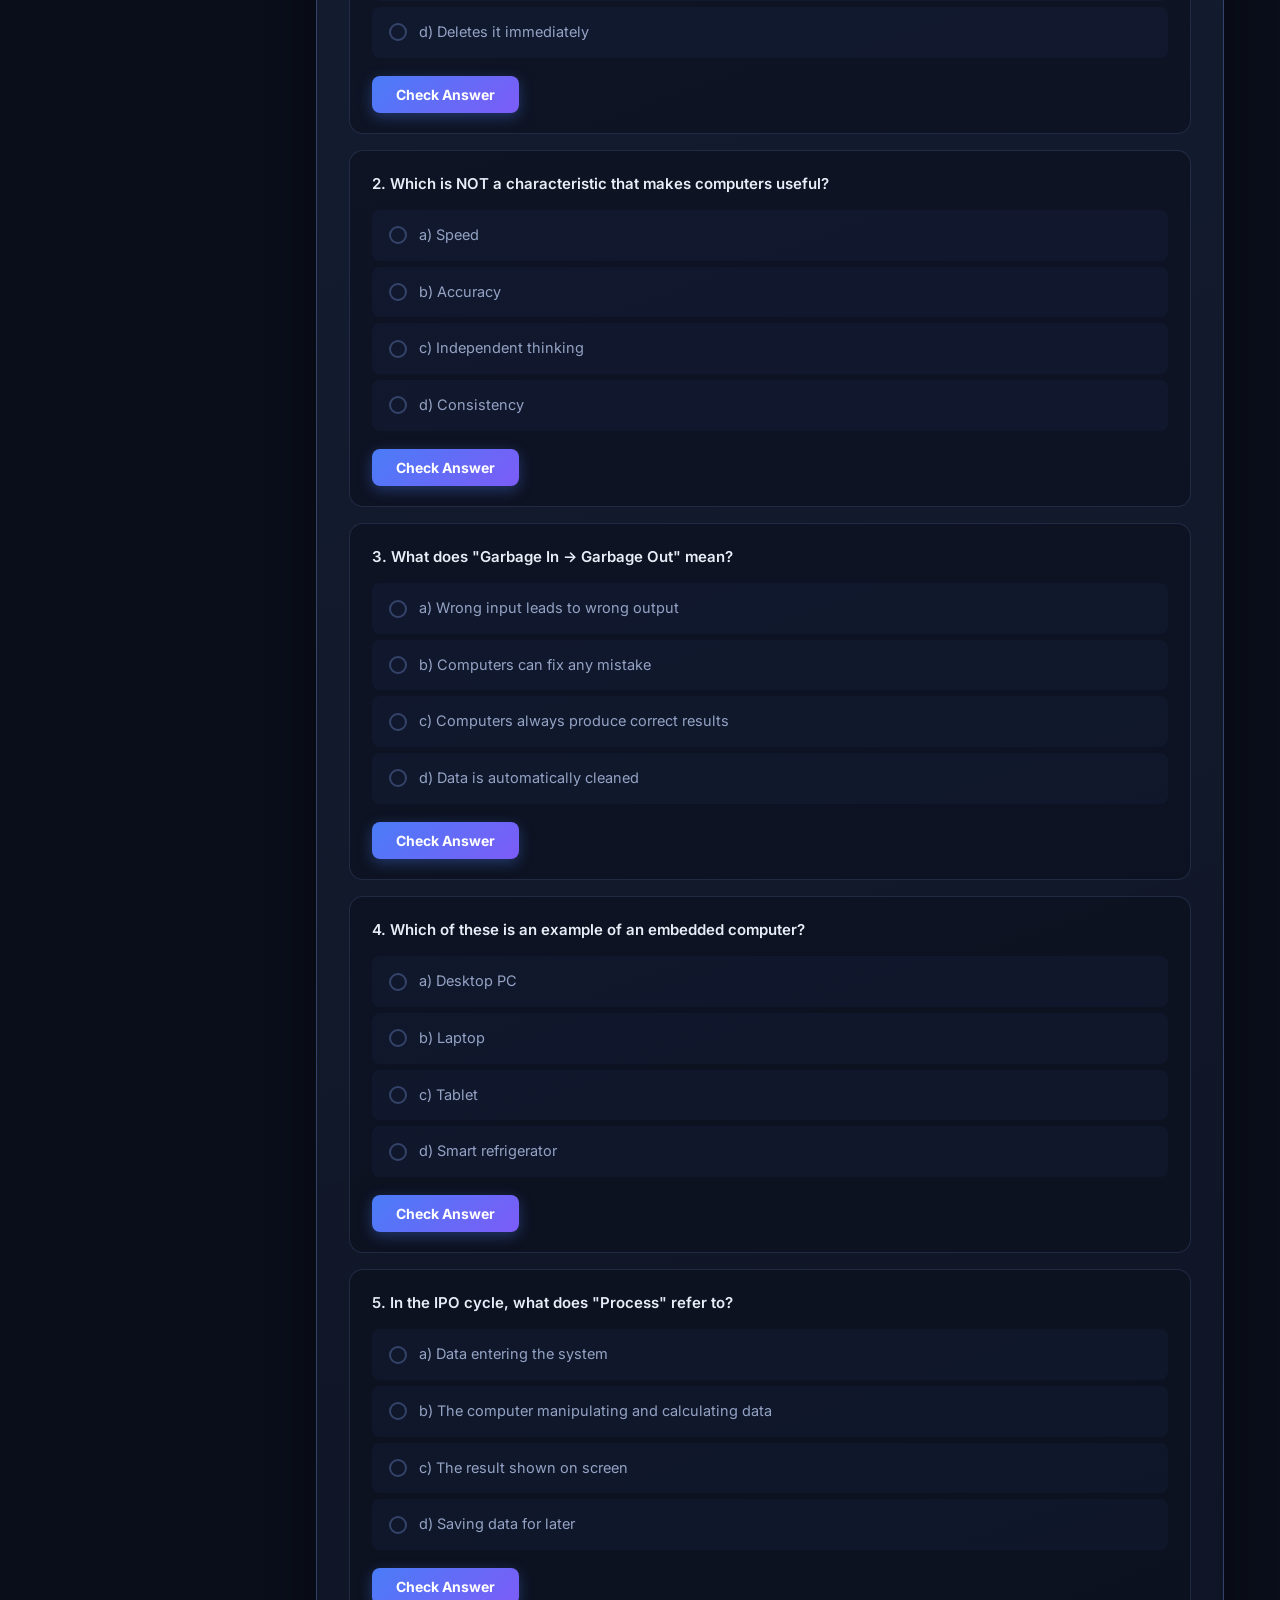
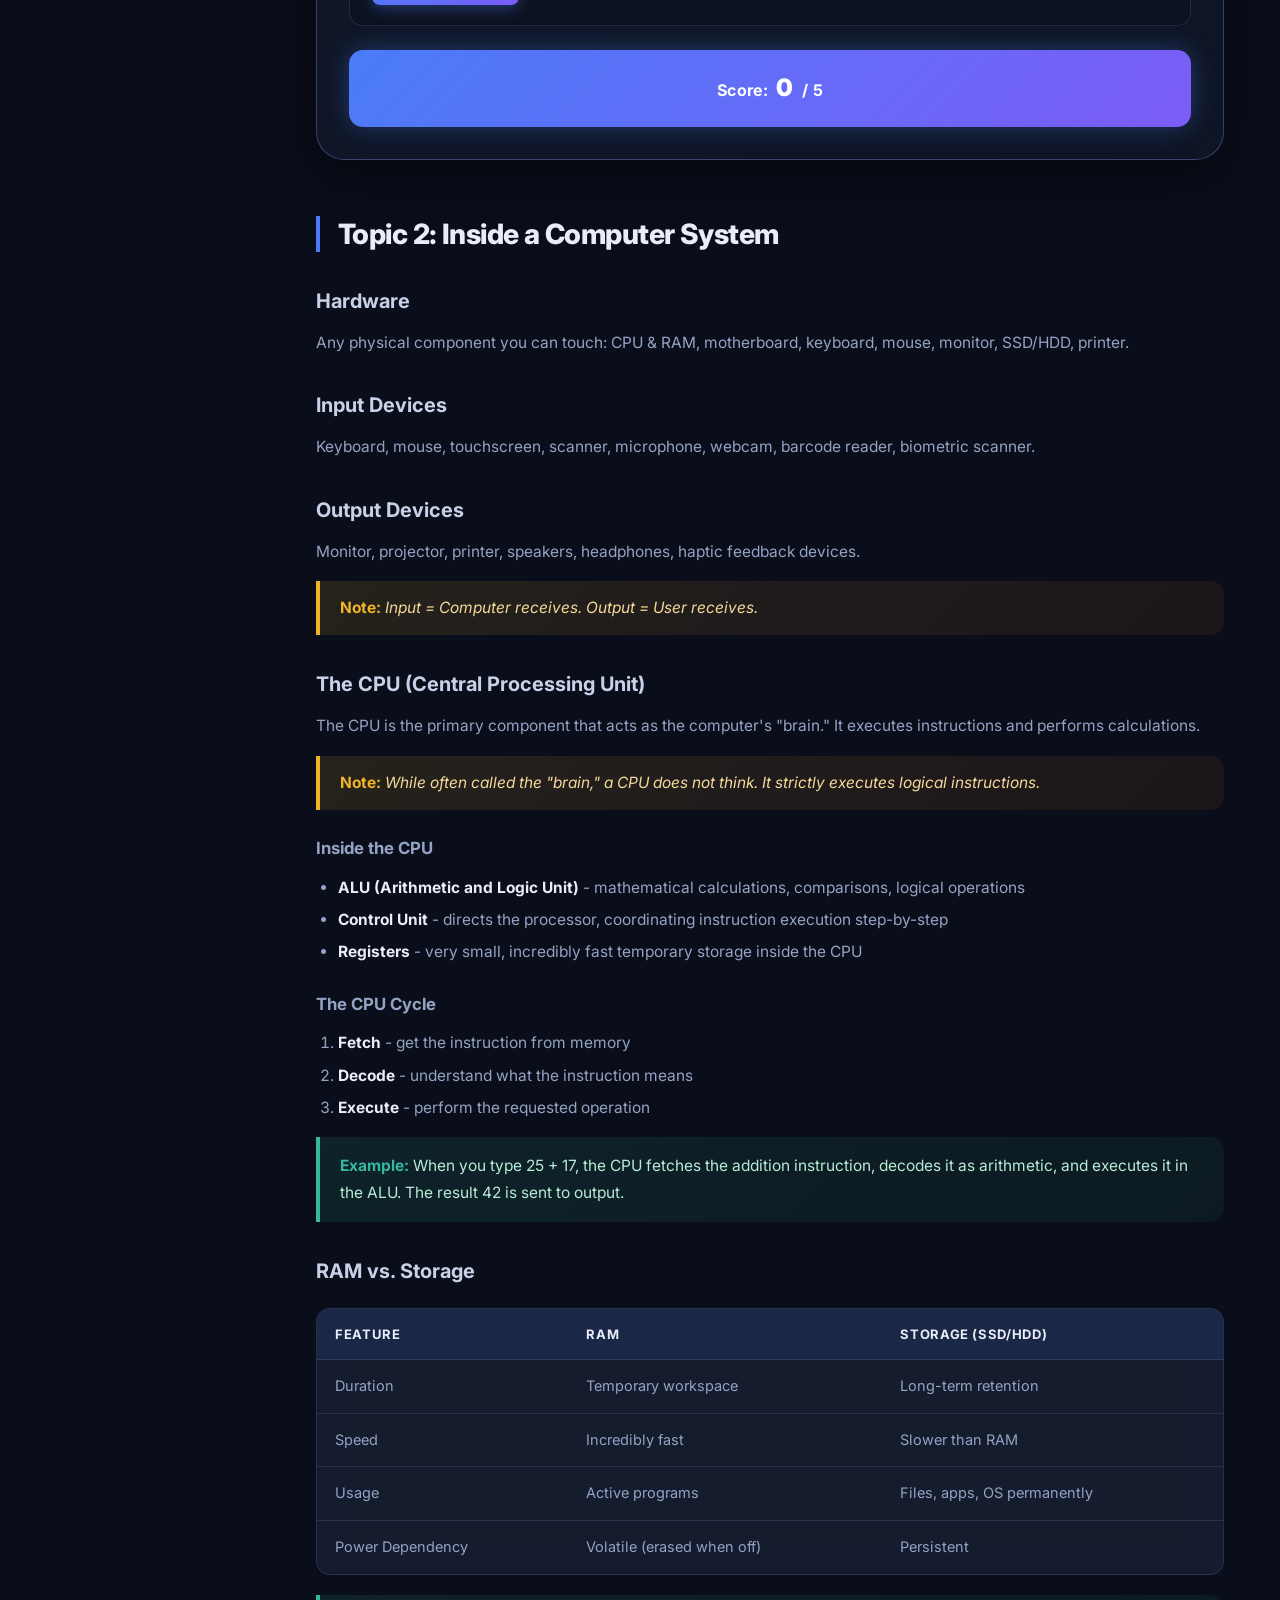
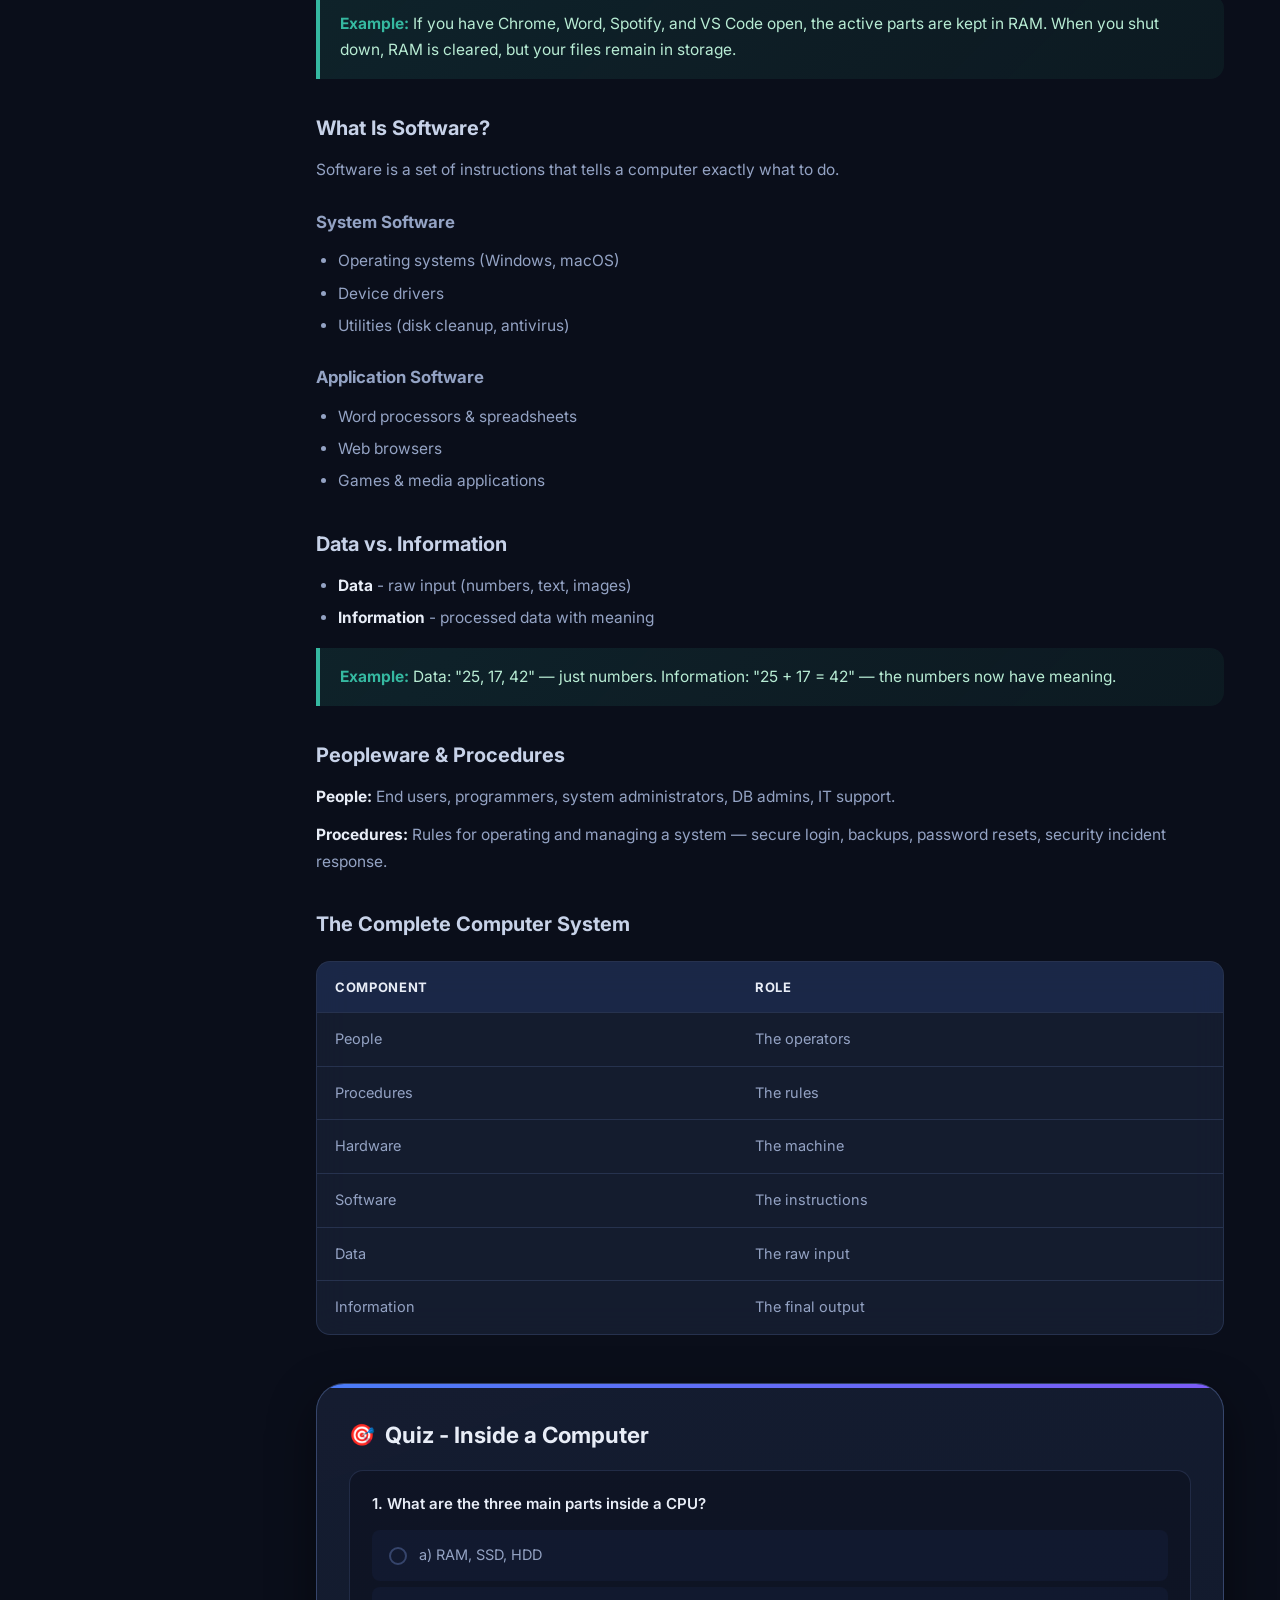
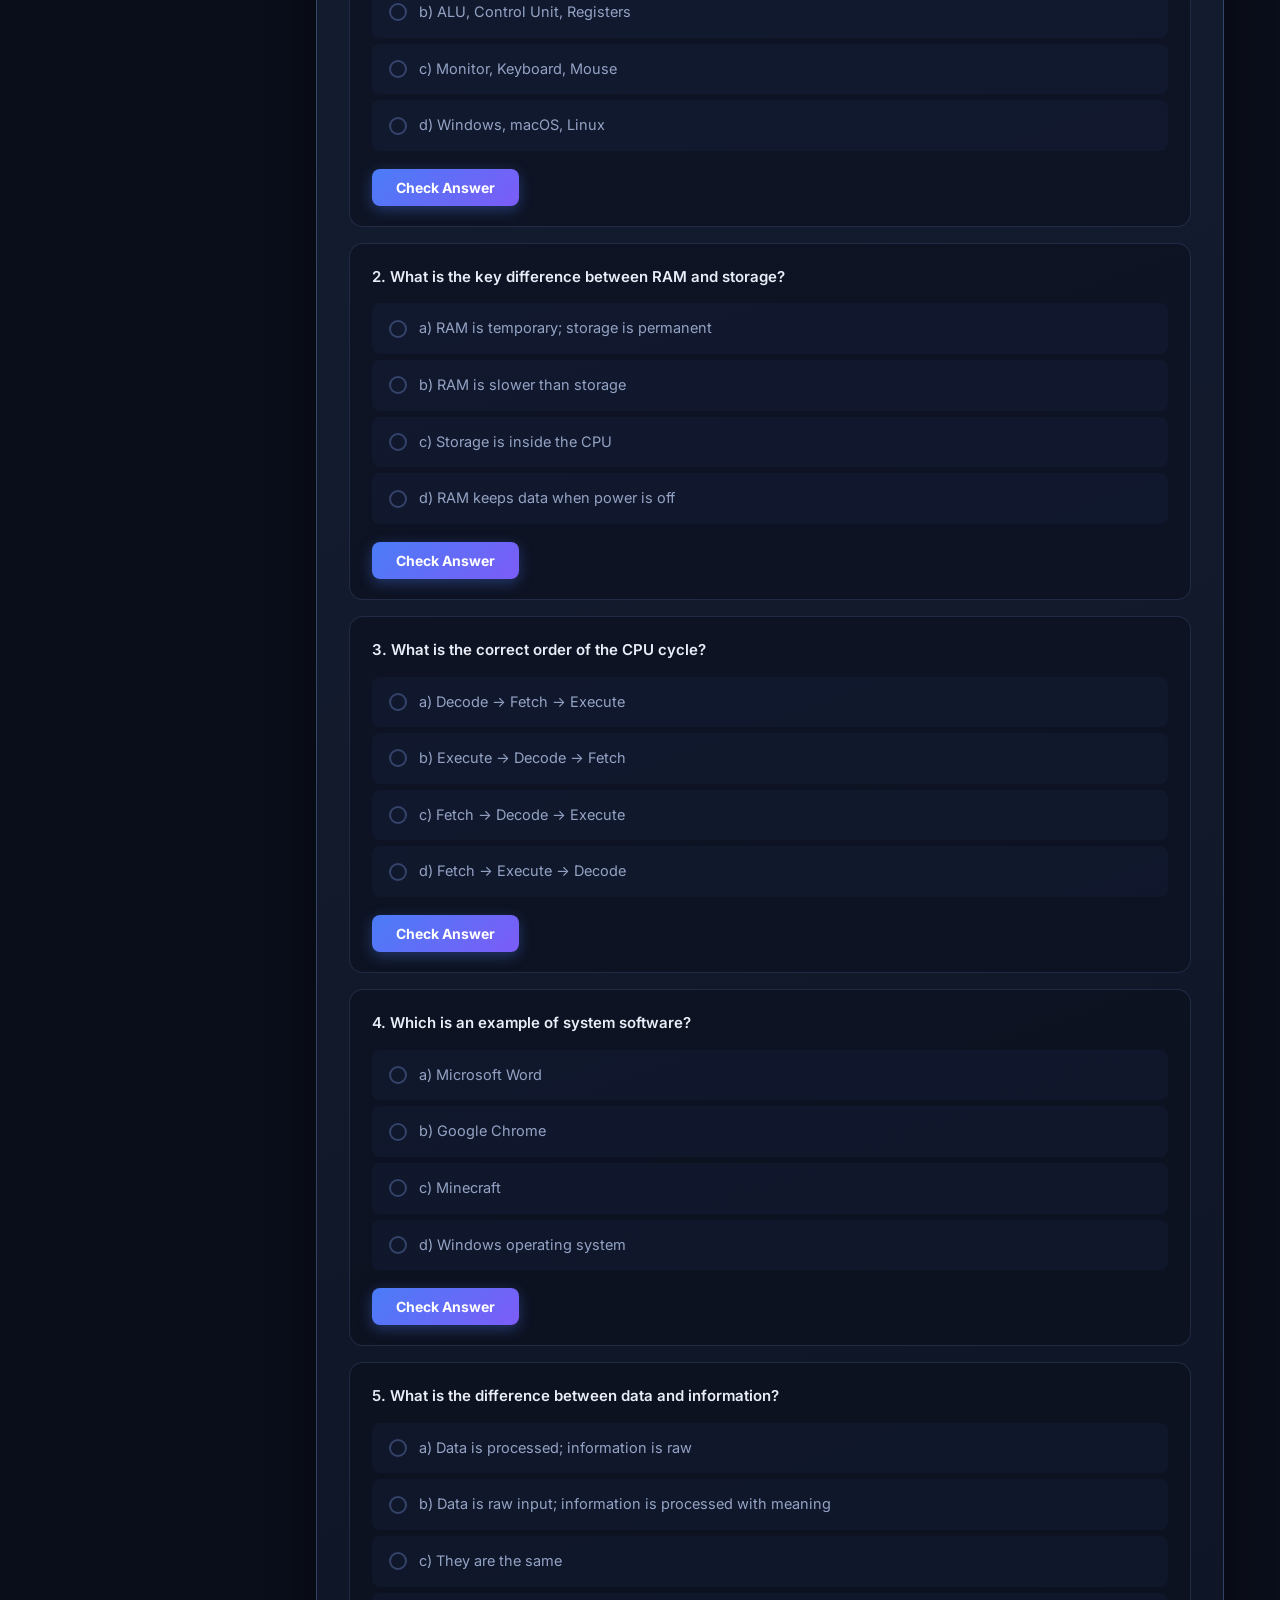
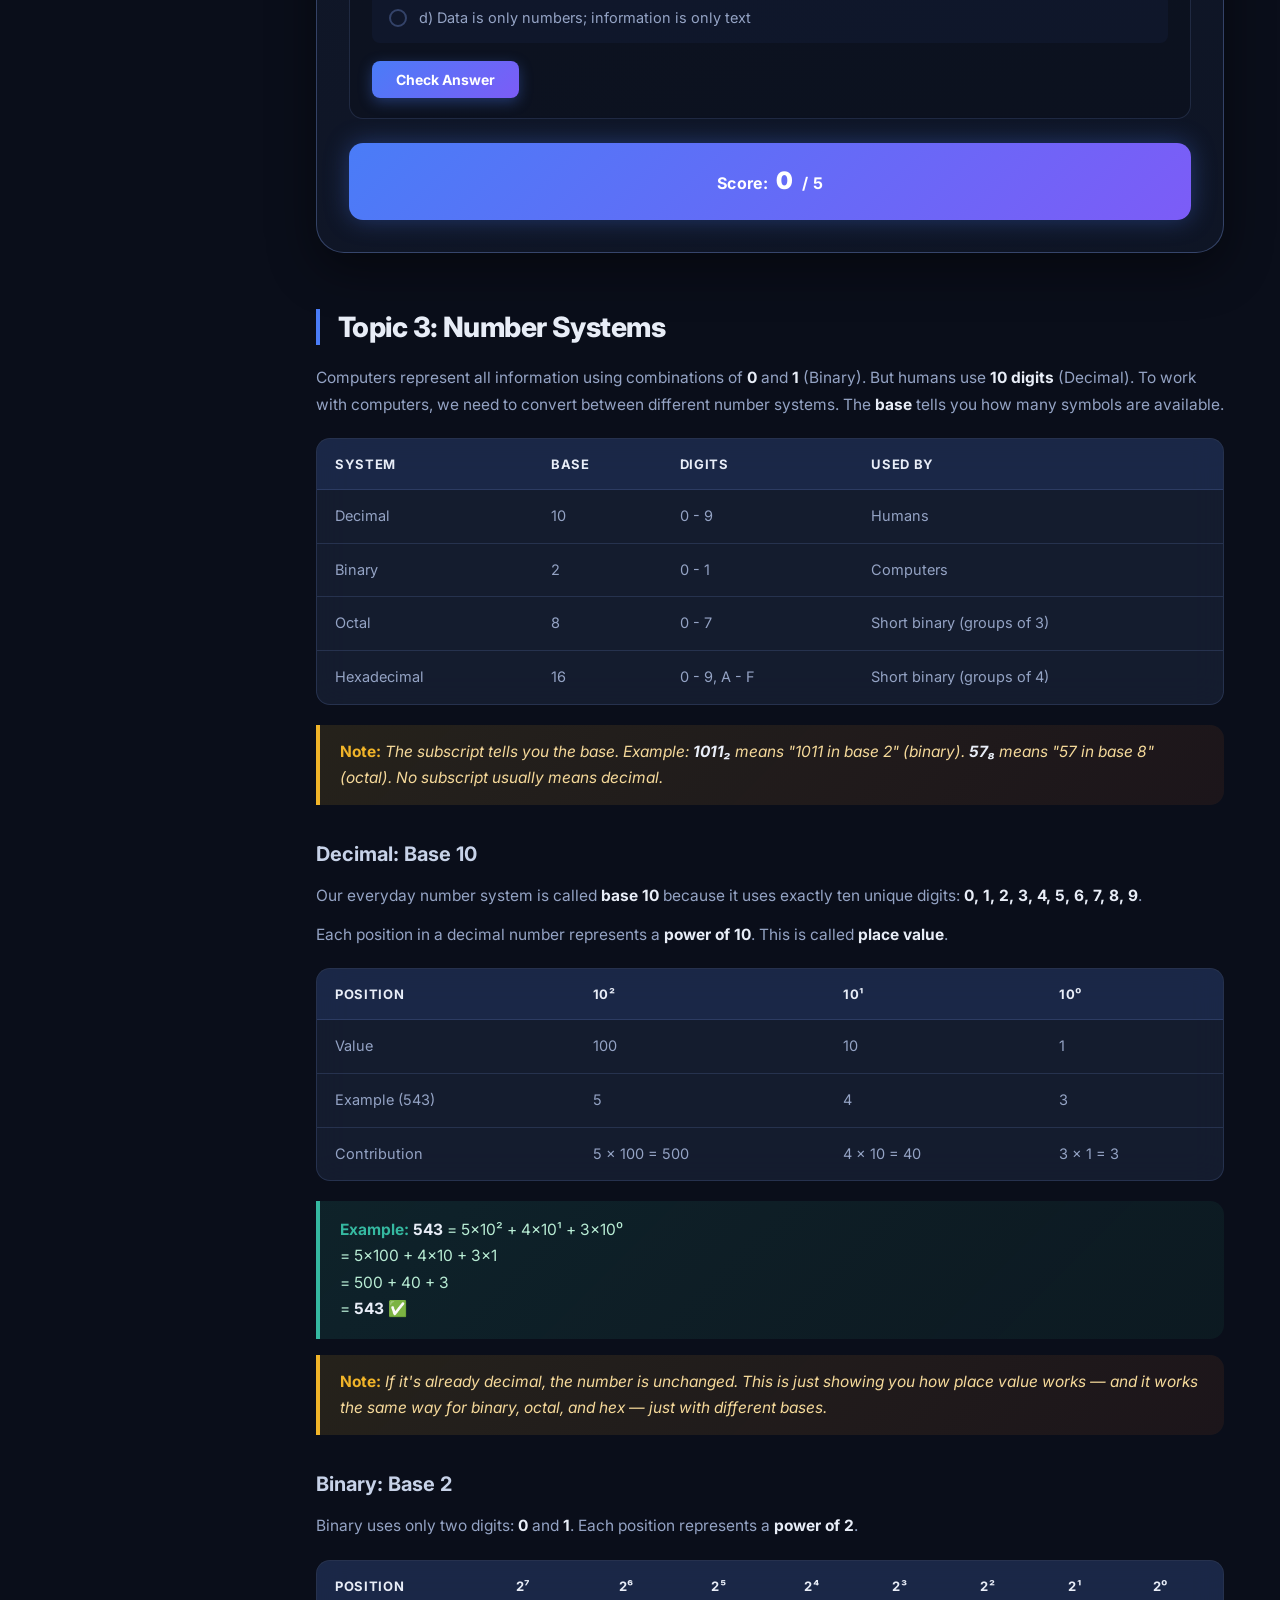
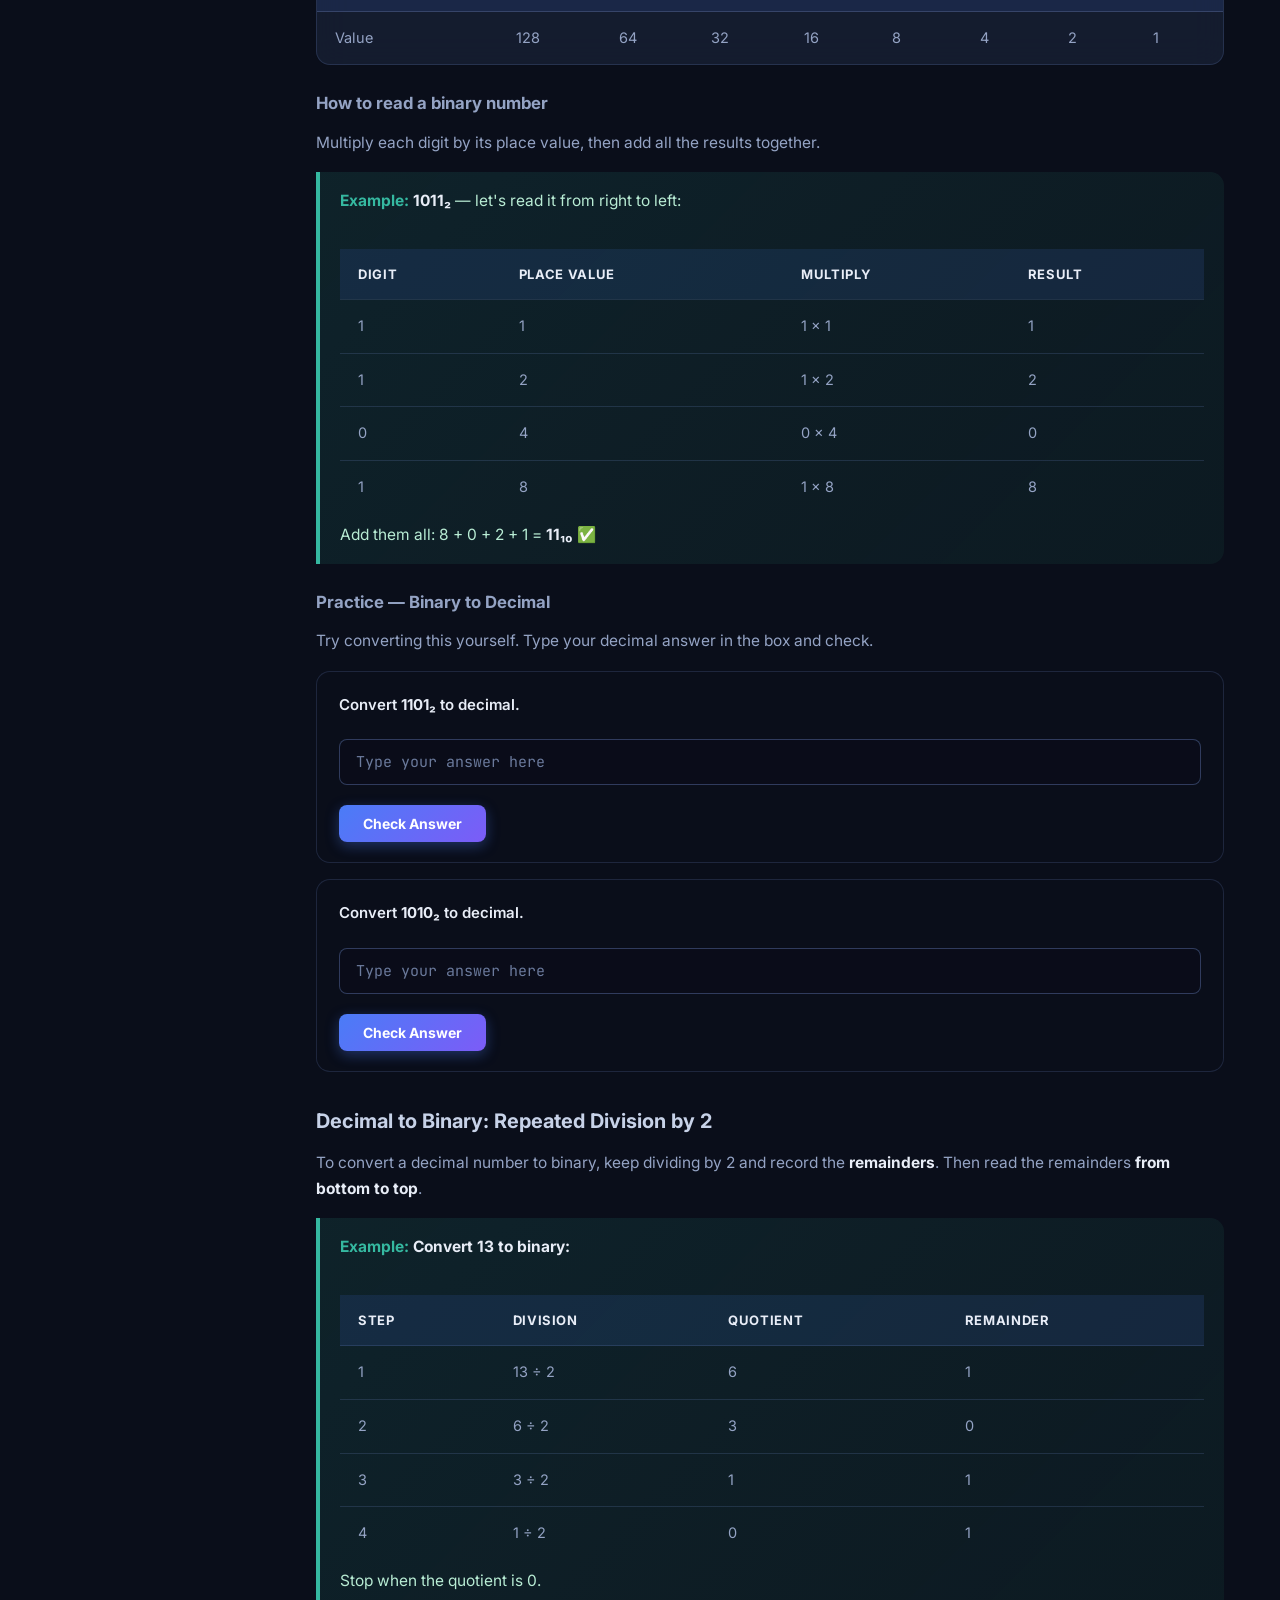
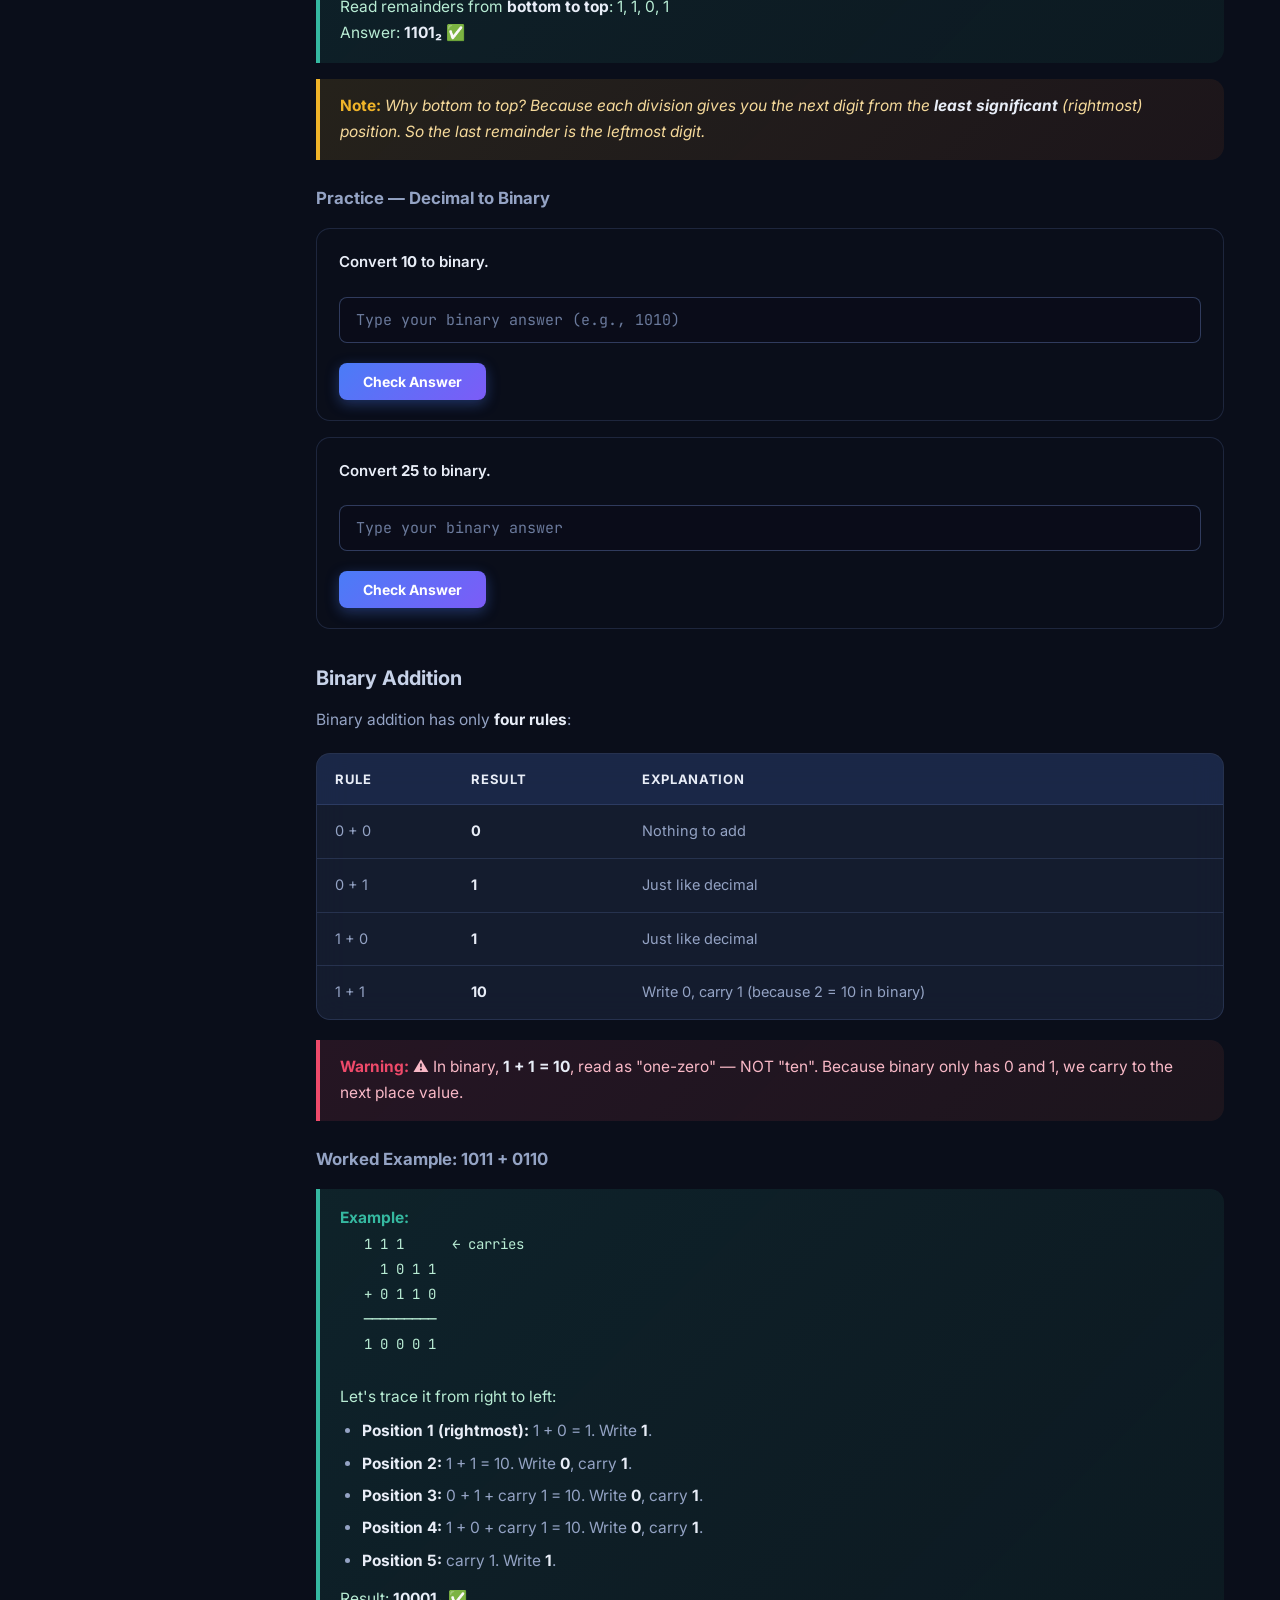
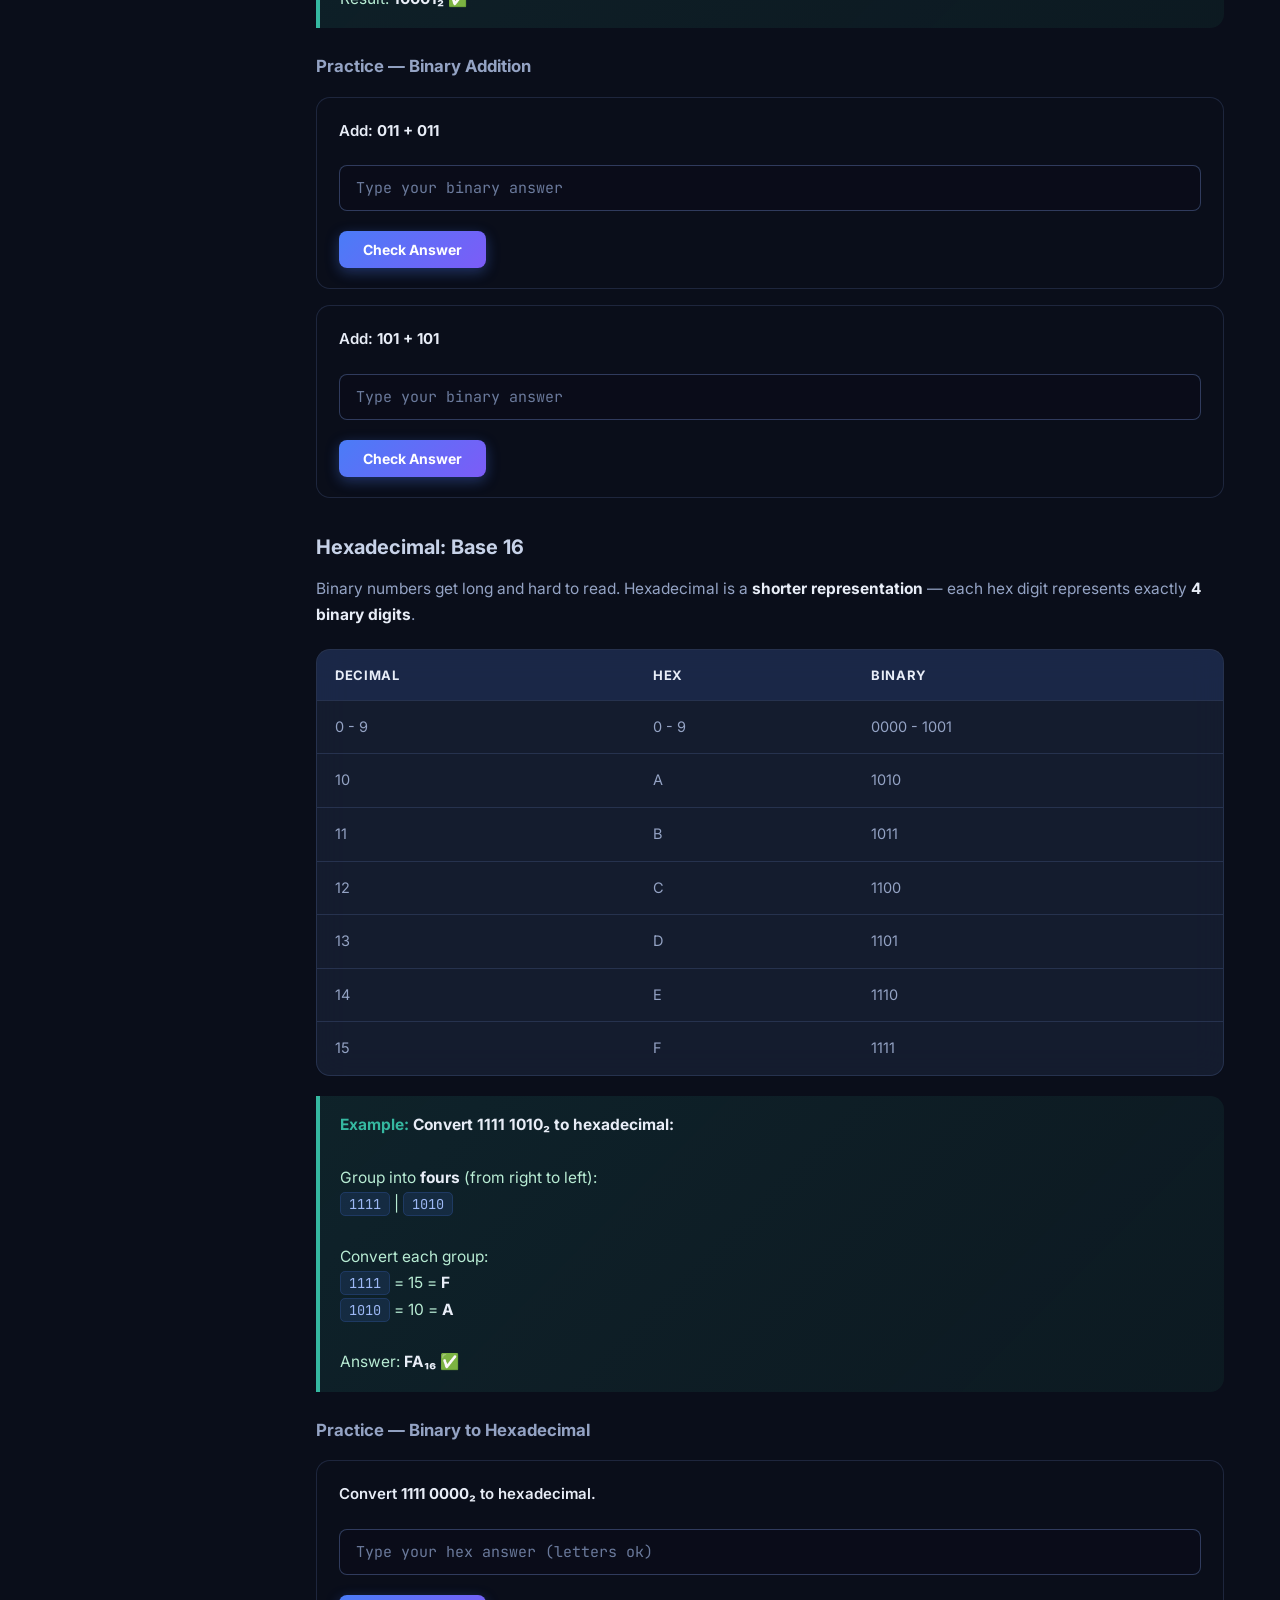
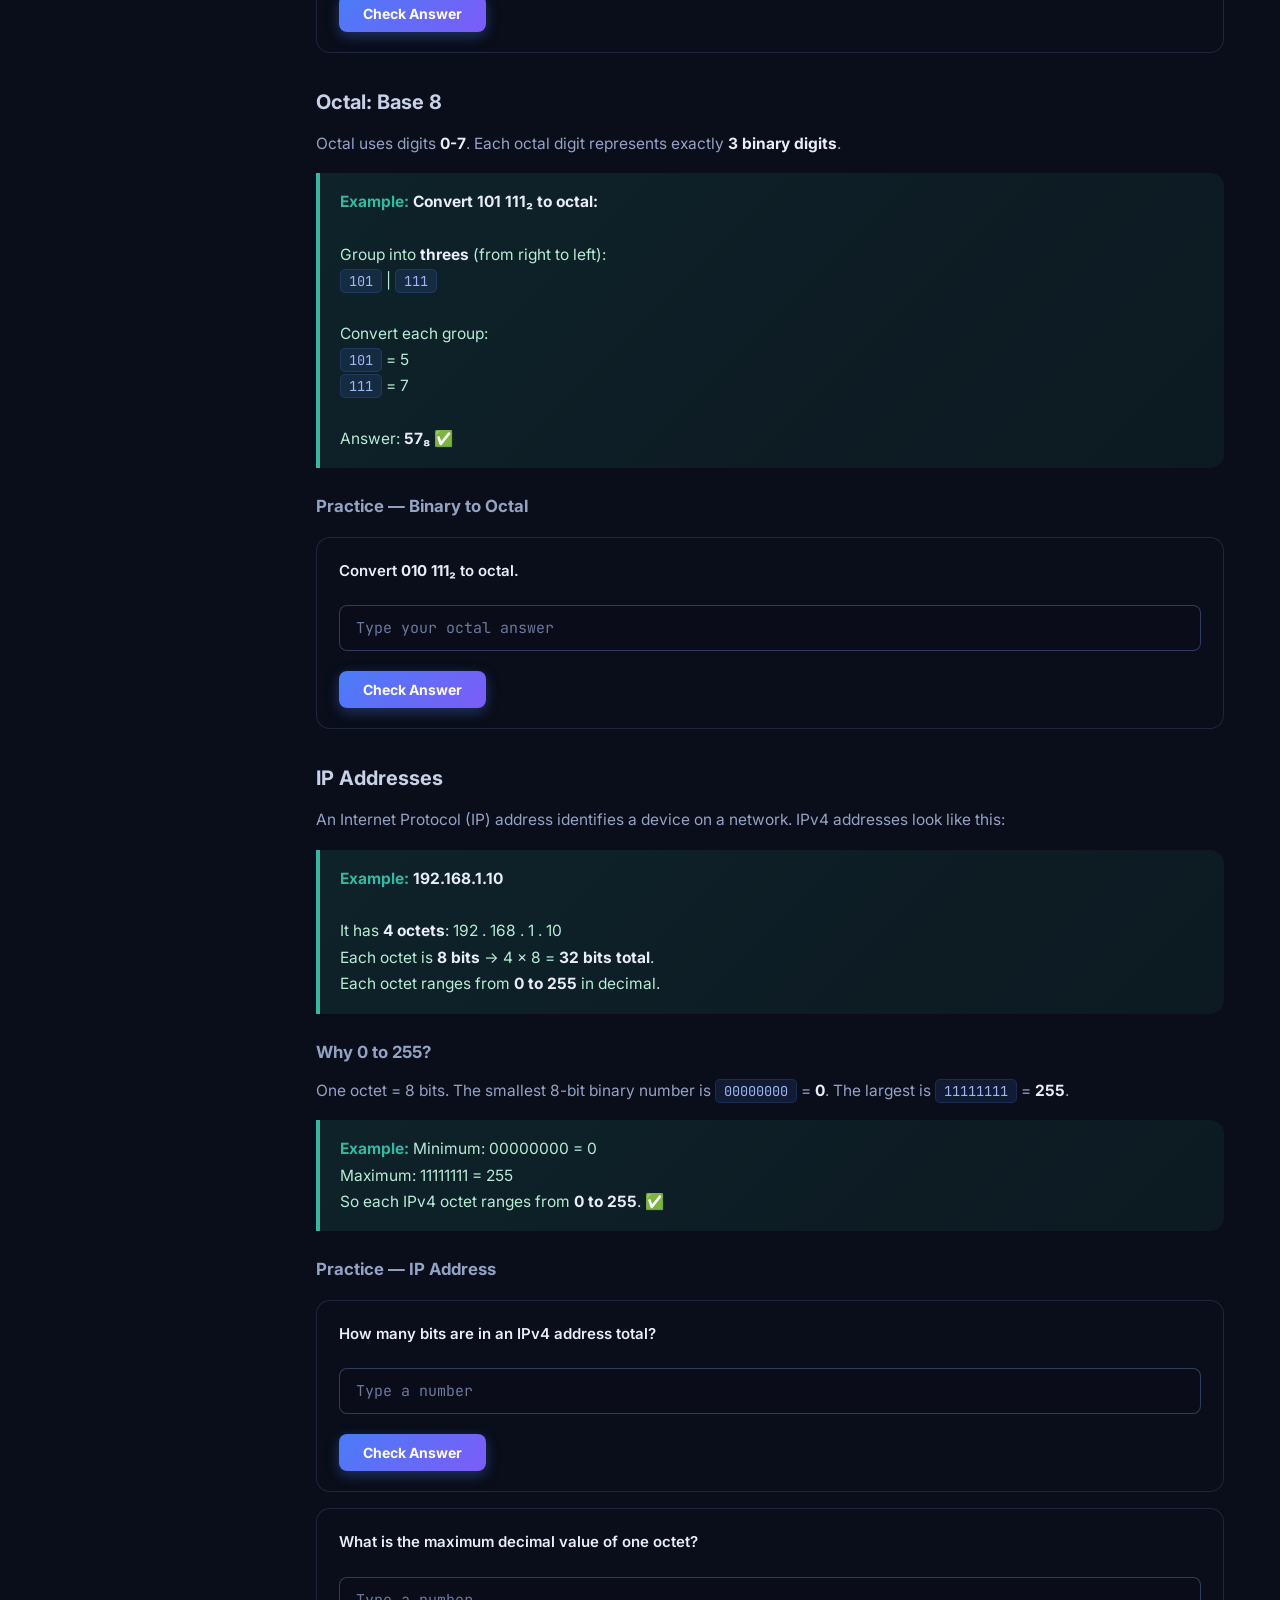
<file: school/it111/module2.html>
<!DOCTYPE html>
<html>

<head>
  <meta name="viewport" content="width=device-width, initial-scale=1.0">
  <title>Nyok - Computer Systems</title>
  <link rel="stylesheet" href="style.css">
</head>

<body>

  <div class="scroll-progress" id="scrollProgress"></div>

  <div class="layout">
    <aside class="sidebar">
      <div class="sidebar-brand">
        <div class="brand-logo">IT</div>
        <div class="brand-text">
          <h1>IT111 Notes</h1>
          <p>Module 2</p>
        </div>
      </div>
      <nav class="sidebar-nav">
        <a href="index.html">Home</a>
        <a href="module1.html">History of Computing</a>
        <a href="module2.html" class="active">Computer Systems</a>
        <a href="module3.html">Networks &amp; Security</a>
      </nav>
    </aside>

    <main class="content">
      <div class="page-hero">
        <span class="badge">Module 2</span>
        <h1>Computer Systems</h1>
        <p>How computers think, process, and communicate — inside the machine.</p>
      </div>

      <h2>Topic 1: Concept of a Computer System</h2>

      <p>A computer is an electronic device that accepts data, processes it according to instructions, stores it, and
        produces information.</p>

      <h3>The IPO Cycle</h3>
      <ul>
        <li><strong>Input</strong> - data enters (keyboard, mouse, touchscreen, microphone, camera)</li>
        <li><strong>Process</strong> - central units manipulate and calculate the data</li>
        <li><strong>Output</strong> - readable result (monitor, speakers, printer)</li>
        <li><strong>Storage</strong> - saves data for later retrieval</li>
      </ul>

      <h3>What Makes Computers Useful?</h3>
      <ul>
        <li><strong>Speed</strong> - millions or billions of operations quickly</li>
        <li><strong>Accuracy</strong> - highly accurate with correct instructions</li>
        <li><strong>Storage</strong> - enormous amounts of information reliably</li>
        <li><strong>Automation</strong> - complex tasks automatically once instructed</li>
        <li><strong>Consistency</strong> - repeats operations without getting tired</li>
        <li><strong>Connectivity</strong> - communicates with other devices</li>
      </ul>

      <h3>But Computers Aren't "Smart" by Themselves</h3>
      <p>Computers don't think like humans, understand intentions, know truth, or decide without instructions. They
        blindly follow instructions.</p>

      <h3>Computers Come in Different Forms</h3>
      <ul>
        <li><strong>Personal &amp; Mobile</strong> - desktops, laptops, tablets, smartphones</li>
        <li><strong>Enterprise &amp; Scale</strong> - servers, mainframes, supercomputers</li>
        <li><strong>Integrated Systems</strong> - embedded computers inside everyday objects</li>
      </ul>
      <div class="example-box">Smartwatches, ATMs, modern cars, smart refrigerators, and gaming consoles are all
        computers in disguise.</div>

      <!-- QUIZ M2T1 -->
      <div class="quiz-section">
        <h3>Quiz - Concept of Computer System</h3>

        <div class="question" data-answer="b">
          <p>1. What does a computer do with data according to the IPO cycle?</p>
          <div class="options">
            <label><input type="radio" name="m2q1" value="a"> a) Only stores it</label>
            <label><input type="radio" name="m2q1" value="b"> b) Accepts, processes, stores, and produces
              information</label>
            <label><input type="radio" name="m2q1" value="c"> c) Only displays it</label>
            <label><input type="radio" name="m2q1" value="d"> d) Deletes it immediately</label>
          </div>
          <button class="check-btn" onclick="checkAnswer(this)">Check Answer</button>
          <div class="feedback"></div>
        </div>

        <div class="question" data-answer="c">
          <p>2. Which is NOT a characteristic that makes computers useful?</p>
          <div class="options">
            <label><input type="radio" name="m2q2" value="a"> a) Speed</label>
            <label><input type="radio" name="m2q2" value="b"> b) Accuracy</label>
            <label><input type="radio" name="m2q2" value="c"> c) Independent thinking</label>
            <label><input type="radio" name="m2q2" value="d"> d) Consistency</label>
          </div>
          <button class="check-btn" onclick="checkAnswer(this)">Check Answer</button>
          <div class="feedback"></div>
        </div>

        <div class="question" data-answer="a">
          <p>3. What does "Garbage In → Garbage Out" mean?</p>
          <div class="options">
            <label><input type="radio" name="m2q3" value="a"> a) Wrong input leads to wrong output</label>
            <label><input type="radio" name="m2q3" value="b"> b) Computers can fix any mistake</label>
            <label><input type="radio" name="m2q3" value="c"> c) Computers always produce correct results</label>
            <label><input type="radio" name="m2q3" value="d"> d) Data is automatically cleaned</label>
          </div>
          <button class="check-btn" onclick="checkAnswer(this)">Check Answer</button>
          <div class="feedback"></div>
        </div>

        <div class="question" data-answer="d">
          <p>4. Which of these is an example of an embedded computer?</p>
          <div class="options">
            <label><input type="radio" name="m2q4" value="a"> a) Desktop PC</label>
            <label><input type="radio" name="m2q4" value="b"> b) Laptop</label>
            <label><input type="radio" name="m2q4" value="c"> c) Tablet</label>
            <label><input type="radio" name="m2q4" value="d"> d) Smart refrigerator</label>
          </div>
          <button class="check-btn" onclick="checkAnswer(this)">Check Answer</button>
          <div class="feedback"></div>
        </div>

        <div class="question" data-answer="b">
          <p>5. In the IPO cycle, what does "Process" refer to?</p>
          <div class="options">
            <label><input type="radio" name="m2q5" value="a"> a) Data entering the system</label>
            <label><input type="radio" name="m2q5" value="b"> b) The computer manipulating and calculating data</label>
            <label><input type="radio" name="m2q5" value="c"> c) The result shown on screen</label>
            <label><input type="radio" name="m2q5" value="d"> d) Saving data for later</label>
          </div>
          <button class="check-btn" onclick="checkAnswer(this)">Check Answer</button>
          <div class="feedback"></div>
        </div>

        <div class="score-box">Score: <span id="scoreM2T1">0</span> / 5</div>
      </div>

      <!-- ============================================================ -->
      <h2>Topic 2: Inside a Computer System</h2>

      <h3>Hardware</h3>
      <p>Any physical component you can touch: CPU &amp; RAM, motherboard, keyboard, mouse, monitor, SSD/HDD, printer.
      </p>

      <h3>Input Devices</h3>
      <p>Keyboard, mouse, touchscreen, scanner, microphone, webcam, barcode reader, biometric scanner.</p>

      <h3>Output Devices</h3>
      <p>Monitor, projector, printer, speakers, headphones, haptic feedback devices.</p>
      <div class="note">Input = Computer receives. Output = User receives.</div>

      <h3>The CPU (Central Processing Unit)</h3>
      <p>The CPU is the primary component that acts as the computer's "brain." It executes instructions and performs
        calculations.</p>
      <div class="note">While often called the "brain," a CPU does not think. It strictly executes logical instructions.
      </div>

      <h4>Inside the CPU</h4>
      <ul>
        <li><strong>ALU (Arithmetic and Logic Unit)</strong> - mathematical calculations, comparisons, logical
          operations</li>
        <li><strong>Control Unit</strong> - directs the processor, coordinating instruction execution step-by-step</li>
        <li><strong>Registers</strong> - very small, incredibly fast temporary storage inside the CPU</li>
      </ul>

      <h4>The CPU Cycle</h4>
      <ol>
        <li><strong>Fetch</strong> - get the instruction from memory</li>
        <li><strong>Decode</strong> - understand what the instruction means</li>
        <li><strong>Execute</strong> - perform the requested operation</li>
      </ol>
      <div class="example-box">When you type 25 + 17, the CPU fetches the addition instruction, decodes it as
        arithmetic, and executes it in the ALU. The result 42 is sent to output.</div>

      <h3>RAM vs. Storage</h3>
      <div class="table-wrap">
        <table>
          <thead>
            <tr>
              <th>Feature</th>
              <th>RAM</th>
              <th>Storage (SSD/HDD)</th>
            </tr>
          </thead>
          <tbody>
            <tr>
              <td>Duration</td>
              <td>Temporary workspace</td>
              <td>Long-term retention</td>
            </tr>
            <tr>
              <td>Speed</td>
              <td>Incredibly fast</td>
              <td>Slower than RAM</td>
            </tr>
            <tr>
              <td>Usage</td>
              <td>Active programs</td>
              <td>Files, apps, OS permanently</td>
            </tr>
            <tr>
              <td>Power Dependency</td>
              <td>Volatile (erased when off)</td>
              <td>Persistent</td>
            </tr>
          </tbody>
        </table>
      </div>
      <div class="example-box">If you have Chrome, Word, Spotify, and VS Code open, the active parts are kept in RAM.
        When you shut down, RAM is cleared, but your files remain in storage.</div>

      <h3>What Is Software?</h3>
      <p>Software is a set of instructions that tells a computer exactly what to do.</p>

      <h4>System Software</h4>
      <ul>
        <li>Operating systems (Windows, macOS)</li>
        <li>Device drivers</li>
        <li>Utilities (disk cleanup, antivirus)</li>
      </ul>

      <h4>Application Software</h4>
      <ul>
        <li>Word processors &amp; spreadsheets</li>
        <li>Web browsers</li>
        <li>Games &amp; media applications</li>
      </ul>

      <h3>Data vs. Information</h3>
      <ul>
        <li><strong>Data</strong> - raw input (numbers, text, images)</li>
        <li><strong>Information</strong> - processed data with meaning</li>
      </ul>
      <div class="example-box">Data: "25, 17, 42" — just numbers. Information: "25 + 17 = 42" — the numbers now have
        meaning.</div>

      <h3>Peopleware &amp; Procedures</h3>
      <p><strong>People:</strong> End users, programmers, system administrators, DB admins, IT support.</p>
      <p><strong>Procedures:</strong> Rules for operating and managing a system — secure login, backups, password
        resets, security incident response.</p>

      <h3>The Complete Computer System</h3>
      <div class="table-wrap">
        <table>
          <thead>
            <tr>
              <th>Component</th>
              <th>Role</th>
            </tr>
          </thead>
          <tbody>
            <tr>
              <td>People</td>
              <td>The operators</td>
            </tr>
            <tr>
              <td>Procedures</td>
              <td>The rules</td>
            </tr>
            <tr>
              <td>Hardware</td>
              <td>The machine</td>
            </tr>
            <tr>
              <td>Software</td>
              <td>The instructions</td>
            </tr>
            <tr>
              <td>Data</td>
              <td>The raw input</td>
            </tr>
            <tr>
              <td>Information</td>
              <td>The final output</td>
            </tr>
          </tbody>
        </table>
      </div>

      <!-- QUIZ M2T2 -->
      <div class="quiz-section">
        <h3>Quiz - Inside a Computer</h3>

        <div class="question" data-answer="b">
          <p>1. What are the three main parts inside a CPU?</p>
          <div class="options">
            <label><input type="radio" name="m2q6" value="a"> a) RAM, SSD, HDD</label>
            <label><input type="radio" name="m2q6" value="b"> b) ALU, Control Unit, Registers</label>
            <label><input type="radio" name="m2q6" value="c"> c) Monitor, Keyboard, Mouse</label>
            <label><input type="radio" name="m2q6" value="d"> d) Windows, macOS, Linux</label>
          </div>
          <button class="check-btn" onclick="checkAnswer(this)">Check Answer</button>
          <div class="feedback"></div>
        </div>

        <div class="question" data-answer="a">
          <p>2. What is the key difference between RAM and storage?</p>
          <div class="options">
            <label><input type="radio" name="m2q7" value="a"> a) RAM is temporary; storage is permanent</label>
            <label><input type="radio" name="m2q7" value="b"> b) RAM is slower than storage</label>
            <label><input type="radio" name="m2q7" value="c"> c) Storage is inside the CPU</label>
            <label><input type="radio" name="m2q7" value="d"> d) RAM keeps data when power is off</label>
          </div>
          <button class="check-btn" onclick="checkAnswer(this)">Check Answer</button>
          <div class="feedback"></div>
        </div>

        <div class="question" data-answer="c">
          <p>3. What is the correct order of the CPU cycle?</p>
          <div class="options">
            <label><input type="radio" name="m2q8" value="a"> a) Decode → Fetch → Execute</label>
            <label><input type="radio" name="m2q8" value="b"> b) Execute → Decode → Fetch</label>
            <label><input type="radio" name="m2q8" value="c"> c) Fetch → Decode → Execute</label>
            <label><input type="radio" name="m2q8" value="d"> d) Fetch → Execute → Decode</label>
          </div>
          <button class="check-btn" onclick="checkAnswer(this)">Check Answer</button>
          <div class="feedback"></div>
        </div>

        <div class="question" data-answer="d">
          <p>4. Which is an example of system software?</p>
          <div class="options">
            <label><input type="radio" name="m2q9" value="a"> a) Microsoft Word</label>
            <label><input type="radio" name="m2q9" value="b"> b) Google Chrome</label>
            <label><input type="radio" name="m2q9" value="c"> c) Minecraft</label>
            <label><input type="radio" name="m2q9" value="d"> d) Windows operating system</label>
          </div>
          <button class="check-btn" onclick="checkAnswer(this)">Check Answer</button>
          <div class="feedback"></div>
        </div>

        <div class="question" data-answer="b">
          <p>5. What is the difference between data and information?</p>
          <div class="options">
            <label><input type="radio" name="m2q10" value="a"> a) Data is processed; information is raw</label>
            <label><input type="radio" name="m2q10" value="b"> b) Data is raw input; information is processed with
              meaning</label>
            <label><input type="radio" name="m2q10" value="c"> c) They are the same</label>
            <label><input type="radio" name="m2q10" value="d"> d) Data is only numbers; information is only text</label>
          </div>
          <button class="check-btn" onclick="checkAnswer(this)">Check Answer</button>
          <div class="feedback"></div>
        </div>

        <div class="score-box">Score: <span id="scoreM2T2">0</span> / 5</div>
      </div>

      <!-- ============================================================ -->
      <h2>Topic 3: Number Systems</h2>

      <p>Computers represent all information using combinations of <strong>0</strong> and <strong>1</strong> (Binary).
        But humans use <strong>10 digits</strong> (Decimal). To work with computers, we need to convert between
        different number systems. The <strong>base</strong> tells you how many symbols are available.</p>

      <div class="table-wrap">
        <table>
          <thead>
            <tr>
              <th>System</th>
              <th>Base</th>
              <th>Digits</th>
              <th>Used by</th>
            </tr>
          </thead>
          <tbody>
            <tr>
              <td>Decimal</td>
              <td>10</td>
              <td>0 - 9</td>
              <td>Humans</td>
            </tr>
            <tr>
              <td>Binary</td>
              <td>2</td>
              <td>0 - 1</td>
              <td>Computers</td>
            </tr>
            <tr>
              <td>Octal</td>
              <td>8</td>
              <td>0 - 7</td>
              <td>Short binary (groups of 3)</td>
            </tr>
            <tr>
              <td>Hexadecimal</td>
              <td>16</td>
              <td>0 - 9, A - F</td>
              <td>Short binary (groups of 4)</td>
            </tr>
          </tbody>
        </table>
      </div>

      <div class="note">The subscript tells you the base. Example: <strong>1011₂</strong> means "1011 in base 2"
        (binary). <strong>57₈</strong> means "57 in base 8" (octal). No subscript usually means decimal.</div>

      <!-- ============================================================ -->
      <h3>Decimal: Base 10</h3>

      <p>Our everyday number system is called <strong>base 10</strong> because it uses exactly ten unique digits:
        <strong>0, 1, 2, 3, 4, 5, 6, 7, 8, 9</strong>.
      </p>

      <p>Each position in a decimal number represents a <strong>power of 10</strong>. This is called <strong>place
          value</strong>.</p>

      <div class="table-wrap">
        <table>
          <thead>
            <tr>
              <th>Position</th>
              <th>10²</th>
              <th>10¹</th>
              <th>10⁰</th>
            </tr>
          </thead>
          <tbody>
            <tr>
              <td>Value</td>
              <td>100</td>
              <td>10</td>
              <td>1</td>
            </tr>
            <tr>
              <td>Example (543)</td>
              <td>5</td>
              <td>4</td>
              <td>3</td>
            </tr>
            <tr>
              <td>Contribution</td>
              <td>5 × 100 = 500</td>
              <td>4 × 10 = 40</td>
              <td>3 × 1 = 3</td>
            </tr>
          </tbody>
        </table>
      </div>

      <div class="example-box">
        <strong>543</strong> = 5×10² + 4×10¹ + 3×10⁰<br>
        = 5×100 + 4×10 + 3×1<br>
        = 500 + 40 + 3<br>
        = <strong>543</strong> ✅
      </div>

      <div class="note">If it's already decimal, the number is unchanged. This is just showing you how place value works
        — and it works the same way for binary, octal, and hex — just with different bases.</div>

      <!-- ============================================================ -->
      <h3>Binary: Base 2</h3>

      <p>Binary uses only two digits: <strong>0</strong> and <strong>1</strong>. Each position represents a
        <strong>power of 2</strong>.
      </p>

      <div class="table-wrap">
        <table>
          <thead>
            <tr>
              <th>Position</th>
              <th>2⁷</th>
              <th>2⁶</th>
              <th>2⁵</th>
              <th>2⁴</th>
              <th>2³</th>
              <th>2²</th>
              <th>2¹</th>
              <th>2⁰</th>
            </tr>
          </thead>
          <tbody>
            <tr>
              <td>Value</td>
              <td>128</td>
              <td>64</td>
              <td>32</td>
              <td>16</td>
              <td>8</td>
              <td>4</td>
              <td>2</td>
              <td>1</td>
            </tr>
          </tbody>
        </table>
      </div>

      <h4>How to read a binary number</h4>
      <p>Multiply each digit by its place value, then add all the results together.</p>

      <div class="example-box">
        <strong>1011₂</strong> — let's read it from right to left:<br><br>
        <table style="margin: 8px 0;">
          <tr>
            <th>Digit</th>
            <th>Place Value</th>
            <th>Multiply</th>
            <th>Result</th>
          </tr>
          <tr>
            <td>1</td>
            <td>1</td>
            <td>1 × 1</td>
            <td>1</td>
          </tr>
          <tr>
            <td>1</td>
            <td>2</td>
            <td>1 × 2</td>
            <td>2</td>
          </tr>
          <tr>
            <td>0</td>
            <td>4</td>
            <td>0 × 4</td>
            <td>0</td>
          </tr>
          <tr>
            <td>1</td>
            <td>8</td>
            <td>1 × 8</td>
            <td>8</td>
          </tr>
        </table>
        Add them all: 8 + 0 + 2 + 1 = <strong>11₁₀</strong> ✅
      </div>

      <h4>Practice — Binary to Decimal</h4>
      <p>Try converting this yourself. Type your decimal answer in the box and check.</p>

      <div class="question" data-answer="13" data-type="input">
        <p>Convert <strong>1101₂</strong> to decimal.</p>
        <input type="text" class="answer-input" placeholder="Type your answer here" autocomplete="off">
        <button class="check-btn" onclick="checkTextAnswer(this)">Check Answer</button>
        <div class="feedback"></div>
        <div class="hint">💡 Hint: 1101₂ = (1×8) + (1×4) + (0×2) + (1×1)</div>
      </div>

      <div class="question" data-answer="10" data-type="input">
        <p>Convert <strong>1010₂</strong> to decimal.</p>
        <input type="text" class="answer-input" placeholder="Type your answer here" autocomplete="off">
        <button class="check-btn" onclick="checkTextAnswer(this)">Check Answer</button>
        <div class="feedback"></div>
        <div class="hint">💡 Hint: 1010₂ = (1×8) + (0×4) + (1×2) + (0×1)</div>
      </div>

      <!-- ============================================================ -->
      <h3>Decimal to Binary: Repeated Division by 2</h3>

      <p>To convert a decimal number to binary, keep dividing by 2 and record the <strong>remainders</strong>. Then read
        the remainders <strong>from bottom to top</strong>.</p>

      <div class="example-box">
        <strong>Convert 13 to binary:</strong><br><br>
        <table style="margin: 8px 0;">
          <tr>
            <th>Step</th>
            <th>Division</th>
            <th>Quotient</th>
            <th>Remainder</th>
          </tr>
          <tr>
            <td>1</td>
            <td>13 ÷ 2</td>
            <td>6</td>
            <td>1</td>
          </tr>
          <tr>
            <td>2</td>
            <td>6 ÷ 2</td>
            <td>3</td>
            <td>0</td>
          </tr>
          <tr>
            <td>3</td>
            <td>3 ÷ 2</td>
            <td>1</td>
            <td>1</td>
          </tr>
          <tr>
            <td>4</td>
            <td>1 ÷ 2</td>
            <td>0</td>
            <td>1</td>
          </tr>
        </table>
        Stop when the quotient is 0.<br>
        Read remainders from <strong>bottom to top</strong>: 1, 1, 0, 1<br>
        Answer: <strong>1101₂</strong> ✅
      </div>

      <div class="note">Why bottom to top? Because each division gives you the next digit from the <strong>least
          significant</strong> (rightmost) position. So the last remainder is the leftmost digit.</div>

      <h4>Practice — Decimal to Binary</h4>

      <div class="question" data-answer="1010" data-type="input">
        <p>Convert <strong>10</strong> to binary.</p>
        <input type="text" class="answer-input" placeholder="Type your binary answer (e.g., 1010)" autocomplete="off">
        <button class="check-btn" onclick="checkTextAnswer(this)">Check Answer</button>
        <div class="feedback"></div>
        <div class="hint">💡 Hint: 10 = 8 + 2. Which positions get a 1?</div>
      </div>

      <div class="question" data-answer="11001" data-type="input">
        <p>Convert <strong>25</strong> to binary.</p>
        <input type="text" class="answer-input" placeholder="Type your binary answer" autocomplete="off">
        <button class="check-btn" onclick="checkTextAnswer(this)">Check Answer</button>
        <div class="feedback"></div>
        <div class="hint">💡 Hint: 25 = 16 + 8 + 1. Or use repeated division by 2.</div>
      </div>

      <!-- ============================================================ -->
      <h3>Binary Addition</h3>

      <p>Binary addition has only <strong>four rules</strong>:</p>

      <div class="table-wrap">
        <table>
          <thead>
            <tr>
              <th>Rule</th>
              <th>Result</th>
              <th>Explanation</th>
            </tr>
          </thead>
          <tbody>
            <tr>
              <td>0 + 0</td>
              <td><strong>0</strong></td>
              <td>Nothing to add</td>
            </tr>
            <tr>
              <td>0 + 1</td>
              <td><strong>1</strong></td>
              <td>Just like decimal</td>
            </tr>
            <tr>
              <td>1 + 0</td>
              <td><strong>1</strong></td>
              <td>Just like decimal</td>
            </tr>
            <tr>
              <td>1 + 1</td>
              <td><strong>10</strong></td>
              <td>Write 0, carry 1 (because 2 = 10 in binary)</td>
            </tr>
          </tbody>
        </table>
      </div>

      <div class="warning">⚠️ In binary, <strong>1 + 1 = 10</strong>, read as "one-zero" — NOT "ten". Because binary
        only has 0 and 1, we carry to the next place value.</div>

      <h4>Worked Example: 1011 + 0110</h4>

      <div class="example-box">
        <pre
          style="margin: 0; background: transparent; border: none; padding: 0; color: inherit; font-family: 'JetBrains Mono', monospace; font-size: 14px; line-height: 1.8;">   1 1 1      ← carries
     1 0 1 1
   + 0 1 1 0
   ─────────
   1 0 0 0 1</pre>
        <br>
        Let's trace it from right to left:<br>
        <ul style="margin-top: 8px;">
          <li><strong>Position 1 (rightmost):</strong> 1 + 0 = 1. Write <strong>1</strong>.</li>
          <li><strong>Position 2:</strong> 1 + 1 = 10. Write <strong>0</strong>, carry <strong>1</strong>.</li>
          <li><strong>Position 3:</strong> 0 + 1 + carry 1 = 10. Write <strong>0</strong>, carry <strong>1</strong>.
          </li>
          <li><strong>Position 4:</strong> 1 + 0 + carry 1 = 10. Write <strong>0</strong>, carry <strong>1</strong>.
          </li>
          <li><strong>Position 5:</strong> carry 1. Write <strong>1</strong>.</li>
        </ul>
        Result: <strong>10001₂</strong> ✅
      </div>

      <h4>Practice — Binary Addition</h4>

      <div class="question" data-answer="110" data-type="input">
        <p>Add: <strong>011 + 011</strong></p>
        <input type="text" class="answer-input" placeholder="Type your binary answer" autocomplete="off">
        <button class="check-btn" onclick="checkTextAnswer(this)">Check Answer</button>
        <div class="feedback"></div>
        <div class="hint">💡 Hint: Right to left. 1+1 = 10 (write 0, carry 1). Then 1+1+1 = 11 (write 1, carry 1). Then
          0+0+1 = 1.</div>
      </div>

      <div class="question" data-answer="1010" data-type="input">
        <p>Add: <strong>101 + 101</strong></p>
        <input type="text" class="answer-input" placeholder="Type your binary answer" autocomplete="off">
        <button class="check-btn" onclick="checkTextAnswer(this)">Check Answer</button>
        <div class="feedback"></div>
        <div class="hint">💡 Hint: 101₂ = 5 decimal. 5 + 5 = 10 decimal. What is 10 in binary?</div>
      </div>

      <!-- ============================================================ -->
      <h3>Hexadecimal: Base 16</h3>

      <p>Binary numbers get long and hard to read. Hexadecimal is a <strong>shorter representation</strong> — each hex
        digit represents exactly <strong>4 binary digits</strong>.</p>

      <div class="table-wrap">
        <table>
          <thead>
            <tr>
              <th>Decimal</th>
              <th>Hex</th>
              <th>Binary</th>
            </tr>
          </thead>
          <tbody>
            <tr>
              <td>0 - 9</td>
              <td>0 - 9</td>
              <td>0000 - 1001</td>
            </tr>
            <tr>
              <td>10</td>
              <td>A</td>
              <td>1010</td>
            </tr>
            <tr>
              <td>11</td>
              <td>B</td>
              <td>1011</td>
            </tr>
            <tr>
              <td>12</td>
              <td>C</td>
              <td>1100</td>
            </tr>
            <tr>
              <td>13</td>
              <td>D</td>
              <td>1101</td>
            </tr>
            <tr>
              <td>14</td>
              <td>E</td>
              <td>1110</td>
            </tr>
            <tr>
              <td>15</td>
              <td>F</td>
              <td>1111</td>
            </tr>
          </tbody>
        </table>
      </div>

      <div class="example-box">
        <strong>Convert 1111 1010₂ to hexadecimal:</strong><br><br>
        Group into <strong>fours</strong> (from right to left):<br>
        <code>1111</code> | <code>1010</code><br><br>
        Convert each group:<br>
        <code>1111</code> = 15 = <strong>F</strong><br>
        <code>1010</code> = 10 = <strong>A</strong><br><br>
        Answer: <strong>FA₁₆</strong> ✅
      </div>

      <h4>Practice — Binary to Hexadecimal</h4>

      <div class="question" data-answer="f0" data-type="input">
        <p>Convert <strong>1111 0000₂</strong> to hexadecimal.</p>
        <input type="text" class="answer-input" placeholder="Type your hex answer (letters ok)" autocomplete="off">
        <button class="check-btn" onclick="checkTextAnswer(this)">Check Answer</button>
        <div class="feedback"></div>
        <div class="hint">💡 Hint: 1111 = 15 = F. 0000 = 0. So the answer is F followed by 0.</div>
      </div>

      <!-- ============================================================ -->
      <h3>Octal: Base 8</h3>

      <p>Octal uses digits <strong>0-7</strong>. Each octal digit represents exactly <strong>3 binary digits</strong>.
      </p>

      <div class="example-box">
        <strong>Convert 101 111₂ to octal:</strong><br><br>
        Group into <strong>threes</strong> (from right to left):<br>
        <code>101</code> | <code>111</code><br><br>
        Convert each group:<br>
        <code>101</code> = 5<br>
        <code>111</code> = 7<br><br>
        Answer: <strong>57₈</strong> ✅
      </div>

      <h4>Practice — Binary to Octal</h4>

      <div class="question" data-answer="27" data-type="input">
        <p>Convert <strong>010 111₂</strong> to octal.</p>
        <input type="text" class="answer-input" placeholder="Type your octal answer" autocomplete="off">
        <button class="check-btn" onclick="checkTextAnswer(this)">Check Answer</button>
        <div class="feedback"></div>
        <div class="hint">💡 Hint: 010 = 2. 111 = 7.</div>
      </div>

      <!-- ============================================================ -->
      <h3>IP Addresses</h3>

      <p>An Internet Protocol (IP) address identifies a device on a network. IPv4 addresses look like this:</p>

      <div class="example-box">
        <strong>192.168.1.10</strong><br><br>
        It has <strong>4 octets</strong>: 192 . 168 . 1 . 10<br>
        Each octet is <strong>8 bits</strong> → 4 × 8 = <strong>32 bits total</strong>.<br>
        Each octet ranges from <strong>0 to 255</strong> in decimal.
      </div>

      <h4>Why 0 to 255?</h4>

      <p>One octet = 8 bits. The smallest 8-bit binary number is <code>00000000</code> = <strong>0</strong>. The largest
        is <code>11111111</code> = <strong>255</strong>.</p>

      <div class="example-box">
        Minimum: 00000000 = 0<br>
        Maximum: 11111111 = 255<br>
        So each IPv4 octet ranges from <strong>0 to 255</strong>. ✅
      </div>

      <h4>Practice — IP Address</h4>

      <div class="question" data-answer="32" data-type="input">
        <p>How many bits are in an IPv4 address total?</p>
        <input type="text" class="answer-input" placeholder="Type a number" autocomplete="off">
        <button class="check-btn" onclick="checkTextAnswer(this)">Check Answer</button>
        <div class="feedback"></div>
        <div class="hint">💡 Hint: 4 octets × 8 bits each.</div>
      </div>

      <div class="question" data-answer="255" data-type="input">
        <p>What is the maximum decimal value of one octet?</p>
        <input type="text" class="answer-input" placeholder="Type a number" autocomplete="off">
        <button class="check-btn" onclick="checkTextAnswer(this)">Check Answer</button>
        <div class="feedback"></div>
        <div class="hint">💡 Hint: 11111111 in binary = ? in decimal.</div>
      </div>

      <!-- ============================================================ -->
      <h3>Quick Reference Summary</h3>

      <div class="table-wrap">
        <table>
          <thead>
            <tr>
              <th>Conversion</th>
              <th>Method</th>
            </tr>
          </thead>
          <tbody>
            <tr>
              <td>Binary → Decimal</td>
              <td>Multiply each digit by its place value, then add</td>
            </tr>
            <tr>
              <td>Decimal → Binary</td>
              <td>Repeated division by 2, read remainders bottom to top</td>
            </tr>
            <tr>
              <td>Binary → Hex</td>
              <td>Group into 4s from right, convert each group</td>
            </tr>
            <tr>
              <td>Binary → Octal</td>
              <td>Group into 3s from right, convert each group</td>
            </tr>
            <tr>
              <td>Binary Addition</td>
              <td>0+0=0, 0+1=1, 1+0=1, 1+1=10 (carry 1)</td>
            </tr>
          </tbody>
        </table>
      </div>

      <div class="note">The more you practice, the faster these conversions become. Try the practice boxes above
        multiple times — they don't track score, they just help you learn.</div>

      <!-- ============================================================ -->
      <h3>Quiz - Number Systems</h3>

      <div class="quiz-section">
        <h3>Multiple Choice</h3>

        <div class="question" data-answer="c">
          <p>1. What is the decimal equivalent of 1010₂?</p>
          <div class="options">
            <label><input type="radio" name="m2q11" value="a"> a) 8</label>
            <label><input type="radio" name="m2q11" value="b"> b) 12</label>
            <label><input type="radio" name="m2q11" value="c"> c) 10</label>
            <label><input type="radio" name="m2q11" value="d"> d) 14</label>
          </div>
          <button class="check-btn" onclick="checkAnswer(this)">Check Answer</button>
          <div class="feedback"></div>
        </div>

        <div class="question" data-answer="b">
          <p>2. What is the binary equivalent of 25₁₀?</p>
          <div class="options">
            <label><input type="radio" name="m2q12" value="a"> a) 11000₂</label>
            <label><input type="radio" name="m2q12" value="b"> b) 11001₂</label>
            <label><input type="radio" name="m2q12" value="c"> c) 10101₂</label>
            <label><input type="radio" name="m2q12" value="d"> d) 11100₂</label>
          </div>
          <button class="check-btn" onclick="checkAnswer(this)">Check Answer</button>
          <div class="feedback"></div>
        </div>

        <div class="question" data-answer="a">
          <p>3. In binary addition, what is 1 + 1?</p>
          <div class="options">
            <label><input type="radio" name="m2q13" value="a"> a) 10</label>
            <label><input type="radio" name="m2q13" value="b"> b) 2</label>
            <label><input type="radio" name="m2q13" value="c"> c) 11</label>
            <label><input type="radio" name="m2q13" value="d"> d) 0</label>
          </div>
          <button class="check-btn" onclick="checkAnswer(this)">Check Answer</button>
          <div class="feedback"></div>
        </div>

        <div class="question" data-answer="d">
          <p>4. What is the hexadecimal equivalent of 1111 0000₂?</p>
          <div class="options">
            <label><input type="radio" name="m2q14" value="a"> a) 0F</label>
            <label><input type="radio" name="m2q14" value="b"> b) FF</label>
            <label><input type="radio" name="m2q14" value="c"> c) E0</label>
            <label><input type="radio" name="m2q14" value="d"> d) F0</label>
          </div>
          <button class="check-btn" onclick="checkAnswer(this)">Check Answer</button>
          <div class="feedback"></div>
        </div>

        <div class="question" data-answer="b">
          <p>5. Why does each IPv4 octet range from 0 to 255?</p>
          <div class="options">
            <label><input type="radio" name="m2q15" value="a"> a) Because there are 4 octets</label>
            <label><input type="radio" name="m2q15" value="b"> b) Because each octet is 8 bits, and 11111111 =
              255</label>
            <label><input type="radio" name="m2q15" value="c"> c) Because IP addresses are in hexadecimal</label>
            <label><input type="radio" name="m2q15" value="d"> d) Because 255 is prime</label>
          </div>
          <button class="check-btn" onclick="checkAnswer(this)">Check Answer</button>
          <div class="feedback"></div>
        </div>

        <div class="score-box">Score: <span id="scoreM2T3num">0</span> / 5</div>
      </div>
      <!-- ============================================================ -->
      <h2>Topic 4: Development of User Interaction</h2>

      <p><strong>User Interaction (UI)</strong> is the way humans communicate with and control a computer system —
        keyboard, mouse, touchscreen, voice, gestures.</p>
      <div class="note">Human → Interface → Computer</div>

      <h3>Early Computers: Punch Cards</h3>
      <p>Instructions and data through physical holes punched into paper cards.</p>
      <p><strong>Advantages:</strong> Reliable physical storage, automatic processing.</p>
      <p><strong>Limitations:</strong> Difficult to modify, slow preparation, no immediate feedback.</p>

      <h3>CLI - Command Line Interface</h3>
      <p>Users type specific text commands.</p>
      <pre><code>C:\> dir
C:\> cd Documents
C:\> mkdir IT111</code></pre>
      <p><strong>Advantages:</strong> Powerful and precise control. <strong>Challenge:</strong> Must memorize syntax.
      </p>

      <h3>GUI - Graphical User Interface</h3>
      <p>Visual elements: click, open, delete, save. Examples: Windows, macOS, Linux desktop environments.</p>
      <div class="example-box">To delete a file in CLI: <code>del filename.txt</code>. In GUI: right-click the file and
        select "Delete".</div>

      <h3>Touchscreens</h3>
      <p>Direct physical interaction: finger + screen. Smartphones, tablets, kiosks, ATMs.</p>

      <h3>Voice Interfaces</h3>
      <p>Speech interaction: Siri, Alexa, speech-to-text, voice search.</p>

      <h3>Good Interfaces Should Be</h3>
      <ul>
        <li><strong>Easy to learn</strong> - intuitive for beginners</li>
        <li><strong>Efficient</strong> - fast for experts</li>
        <li><strong>Accessible</strong> - usable by people with disabilities</li>
        <li><strong>Understandable</strong> - clear labels and feedback</li>
        <li><strong>Responsive</strong> - reacts quickly</li>
        <li><strong>Safe</strong> - prevents critical errors</li>
      </ul>

      <!-- QUIZ M2T3ui -->
      <div class="quiz-section">
        <h3>Quiz - User Interaction</h3>

        <div class="question" data-answer="b">
          <p>1. What was the main limitation of punch cards?</p>
          <div class="options">
            <label><input type="radio" name="m2q16" value="a"> a) Too small to read</label>
            <label><input type="radio" name="m2q16" value="b"> b) Difficult to modify and no immediate feedback</label>
            <label><input type="radio" name="m2q16" value="c"> c) Could only store numbers</label>
            <label><input type="radio" name="m2q16" value="d"> d) Required internet</label>
          </div>
          <button class="check-btn" onclick="checkAnswer(this)">Check Answer</button>
          <div class="feedback"></div>
        </div>

        <div class="question" data-answer="c">
          <p>2. What is the main advantage of a CLI over a GUI?</p>
          <div class="options">
            <label><input type="radio" name="m2q17" value="a"> a) It looks better</label>
            <label><input type="radio" name="m2q17" value="b"> b) Easier for beginners</label>
            <label><input type="radio" name="m2q17" value="c"> c) Powerful and precise control</label>
            <label><input type="radio" name="m2q17" value="d"> d) No keyboard needed</label>
          </div>
          <button class="check-btn" onclick="checkAnswer(this)">Check Answer</button>
          <div class="feedback"></div>
        </div>

        <div class="question" data-answer="a">
          <p>3. What did the GUI change about computing?</p>
          <div class="options">
            <label><input type="radio" name="m2q18" value="a"> a) Made computers easier for ordinary people to
              use</label>
            <label><input type="radio" name="m2q18" value="b"> b) Eliminated software</label>
            <label><input type="radio" name="m2q18" value="c"> c) Made computers slower</label>
            <label><input type="radio" name="m2q18" value="d"> d) Removed the CPU</label>
          </div>
          <button class="check-btn" onclick="checkAnswer(this)">Check Answer</button>
          <div class="feedback"></div>
        </div>

        <div class="question" data-answer="d">
          <p>4. What interaction method allows you to simply say "Call Mom"?</p>
          <div class="options">
            <label><input type="radio" name="m2q19" value="a"> a) Punch cards</label>
            <label><input type="radio" name="m2q19" value="b"> b) CLI</label>
            <label><input type="radio" name="m2q19" value="c"> c) GUI</label>
            <label><input type="radio" name="m2q19" value="d"> d) Voice interface</label>
          </div>
          <button class="check-btn" onclick="checkAnswer(this)">Check Answer</button>
          <div class="feedback"></div>
        </div>

        <div class="question" data-answer="b">
          <p>5. Why does user interaction matter?</p>
          <div class="options">
            <label><input type="radio" name="m2q20" value="a"> a) Because computers are cheap</label>
            <label><input type="radio" name="m2q20" value="b"> b) A powerful computer is useless if people can't use it
              effectively</label>
            <label><input type="radio" name="m2q20" value="c"> c) It makes hardware faster</label>
            <label><input type="radio" name="m2q20" value="d"> d) Reduces electricity</label>
          </div>
          <button class="check-btn" onclick="checkAnswer(this)">Check Answer</button>
          <div class="feedback"></div>
        </div>

        <div class="score-box">Score: <span id="scoreM2T3ui">0</span> / 5</div>
      </div>

    </main>
  </div>

  <button class="top-btn" id="topBtn" onclick="window.scrollTo({top:0,behavior:'smooth'})">↑</button>

  <script>
    function checkTextAnswer(btn) {
      const q = btn.closest('.question');
      const ans = q.dataset.answer.toLowerCase().trim();
      const input = q.querySelector('.answer-input');
      const fb = q.querySelector('.feedback');
      const userAns = input.value.toLowerCase().trim();

      if (!userAns) {
        fb.textContent = 'Type your answer first.';
        fb.className = 'feedback wrong show';
        return;
      }

      const normalize = (s) => s.replace(/\s+/g, '').replace(/^0+/, '').toLowerCase();
      const normalizedUser = normalize(userAns);
      const normalizedAns = normalize(ans);

      if (normalizedUser === normalizedAns || userAns === ans) {
        fb.textContent = '✓ Correct!';
        fb.className = 'feedback correct show';
        input.style.borderColor = 'var(--accent-success)';
      } else {
        fb.textContent = '✗ Wrong. Try again! Check the hint below.';
        fb.className = 'feedback wrong show';
        input.style.borderColor = 'var(--accent-danger)';
        q.classList.add('wrong-shown');
      }

      updateScores();
    }

    function updateScores() {
      const all = document.querySelectorAll('.question');
      const ranges = [
        { id: 'scoreM2T1', start: 0, end: 5 },
        { id: 'scoreM2T2', start: 5, end: 10 },
        { id: 'scoreM2T3num', start: 10, end: 15 },
        { id: 'scoreM2T3ui', start: 15, end: 20 }
      ];
      ranges.forEach(r => {
        let s = 0;
        for (let i = r.start; i < r.end && i < all.length; i++) {
          const q = all[i];
          const sel = q.querySelector('input[type="radio"]:checked');
          if (sel && sel.value === q.dataset.answer) s++;
        }
        const el = document.getElementById(r.id);
        if (el) el.textContent = s;
      });
    }

    window.addEventListener('scroll', () => {
      const btn = document.getElementById('topBtn');
      btn.classList.toggle('show', window.scrollY > 400);
      const p = (window.scrollY / (document.documentElement.scrollHeight - window.innerHeight)) * 100;
      document.getElementById('scrollProgress').style.width = p + '%';
    });
  </script>

  <script>
    if ('serviceWorker' in navigator) {
      window.addEventListener('load', () => {
        navigator.serviceWorker.register('sw.js').catch(() => { });
      });
    }
  </script>

</body>

</html>
</file>
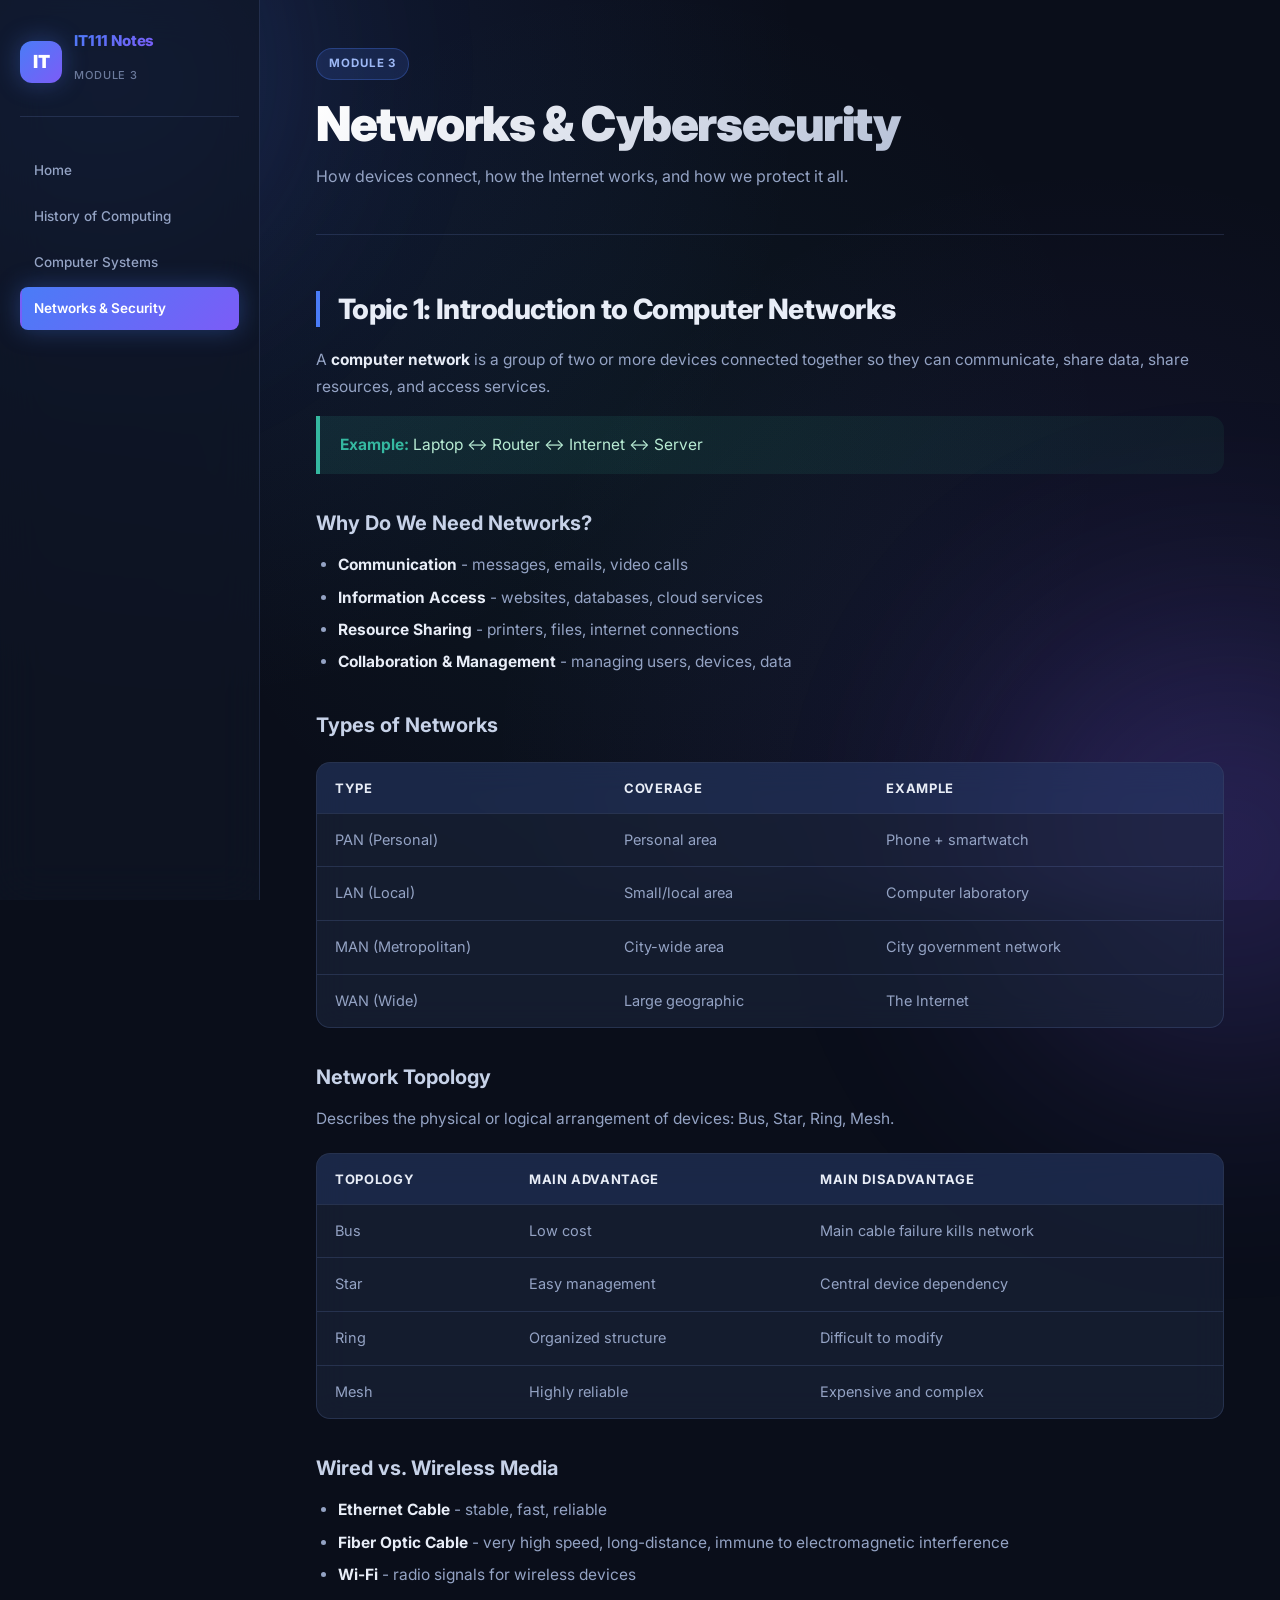
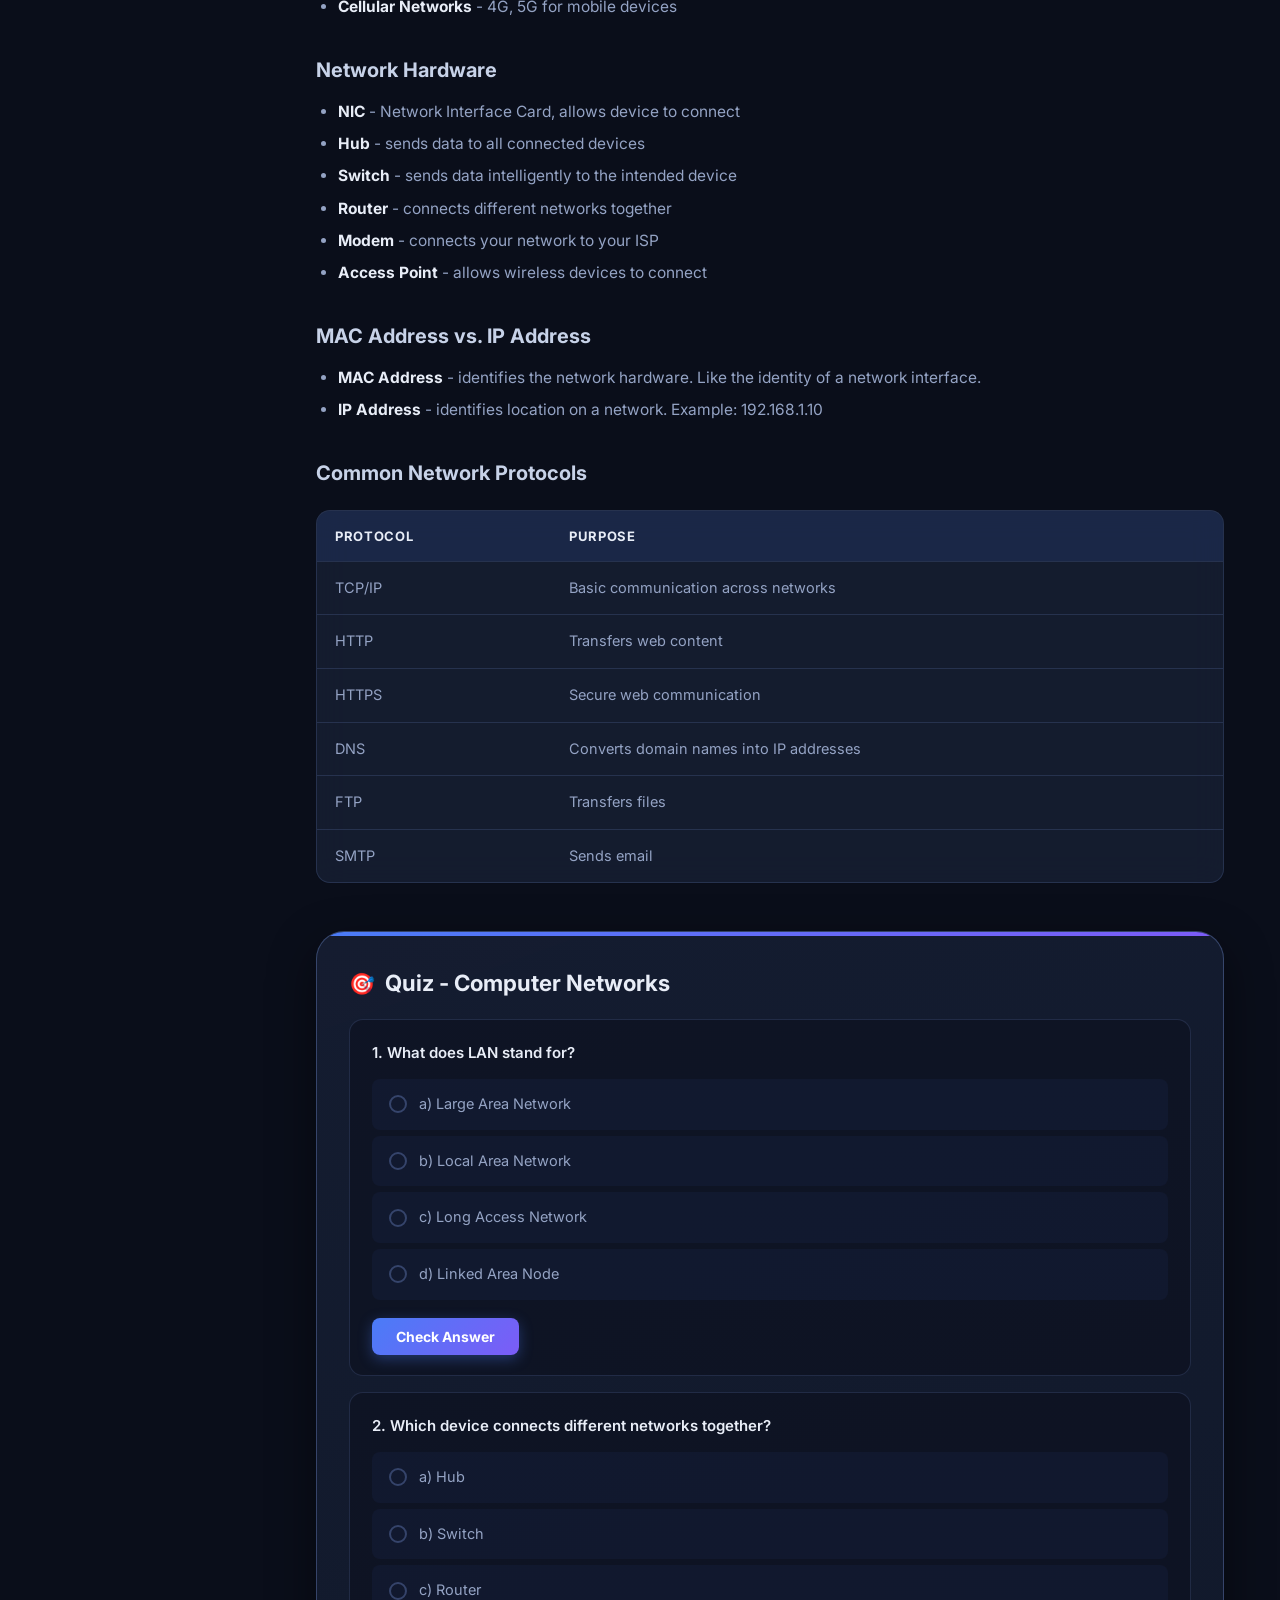
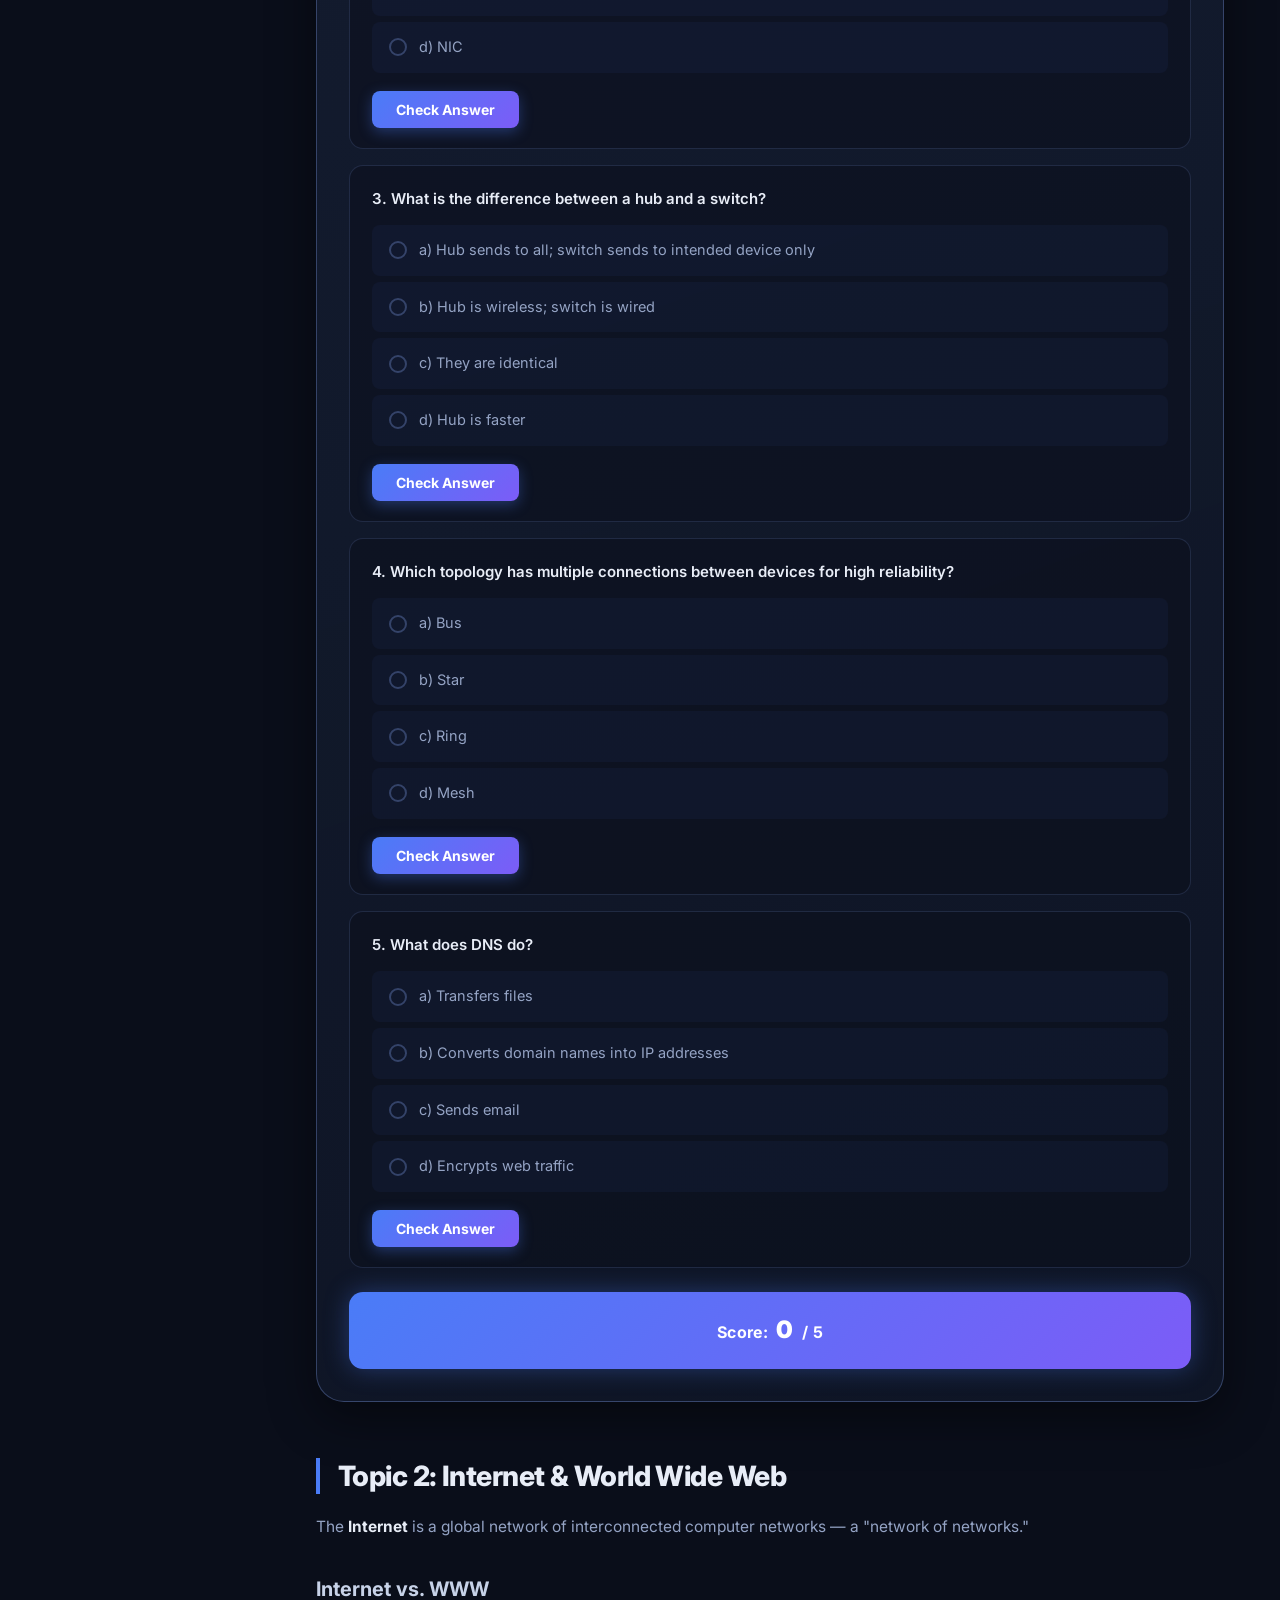
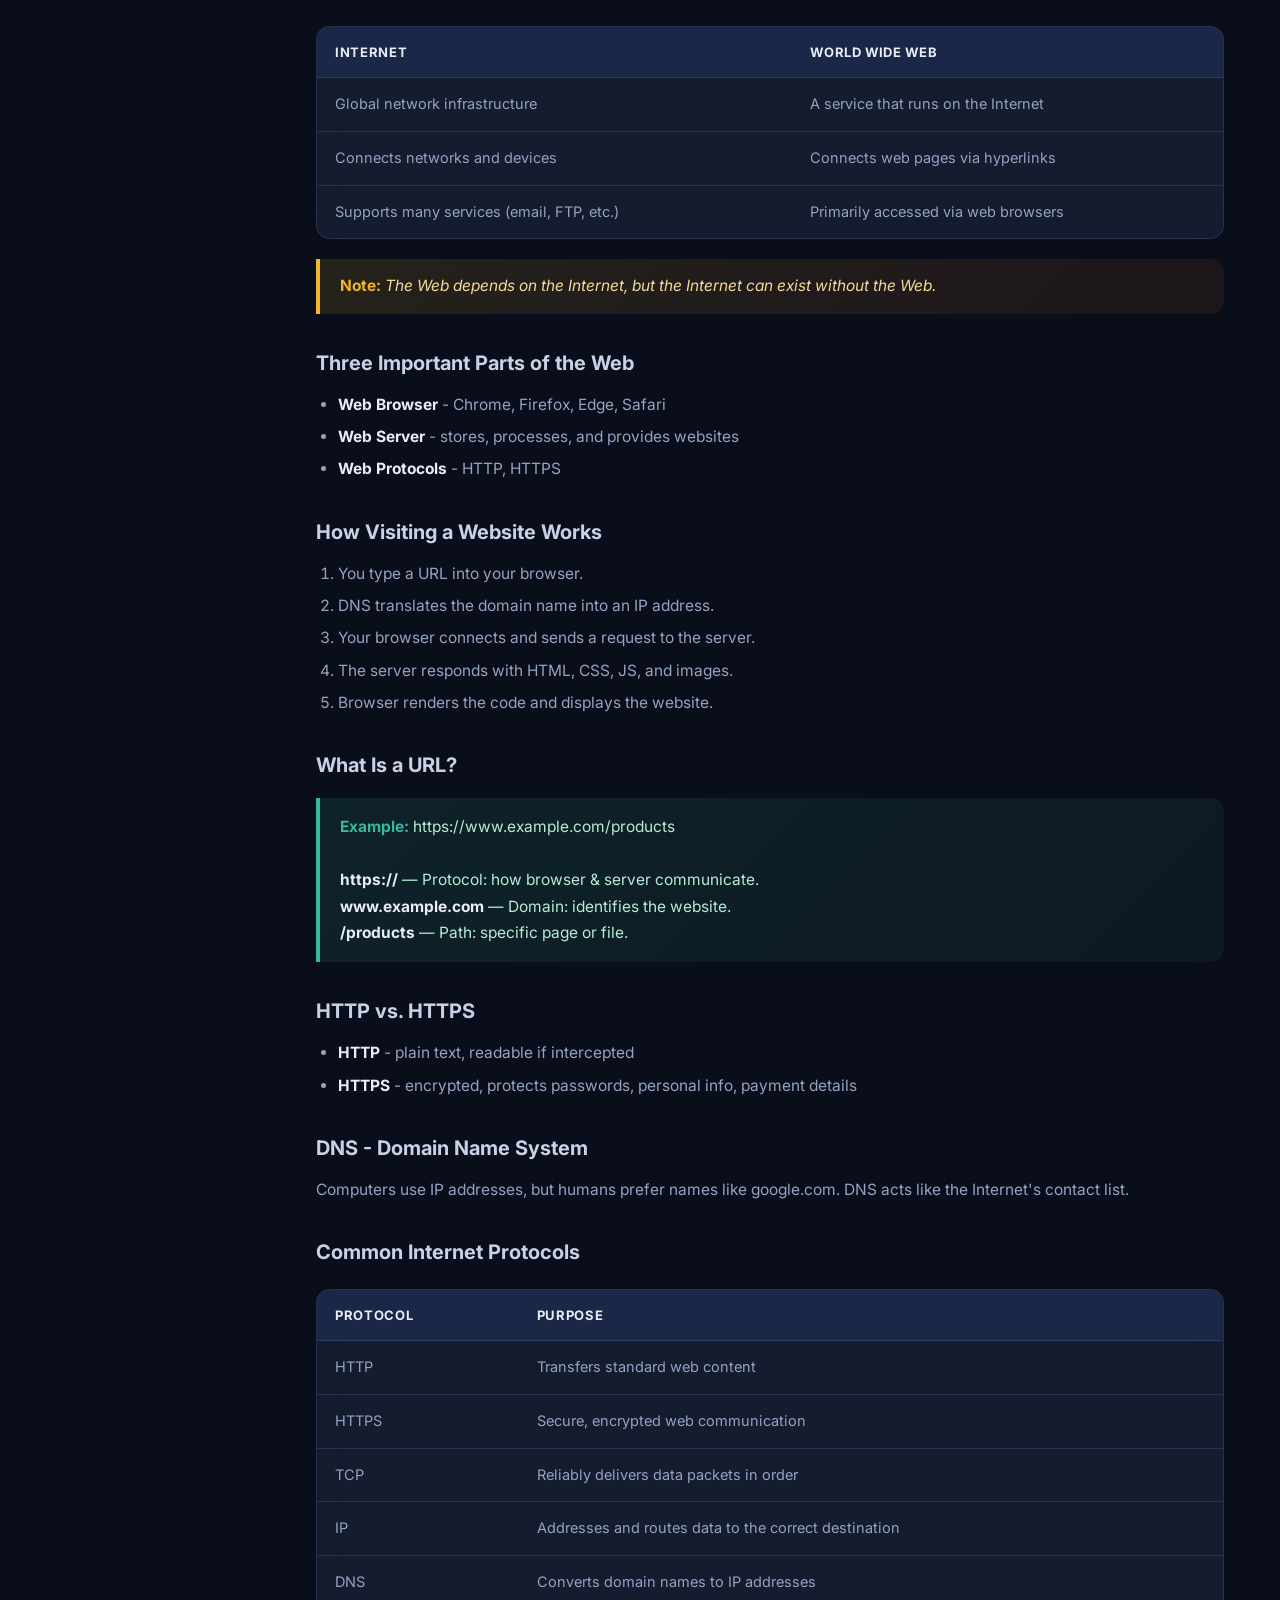
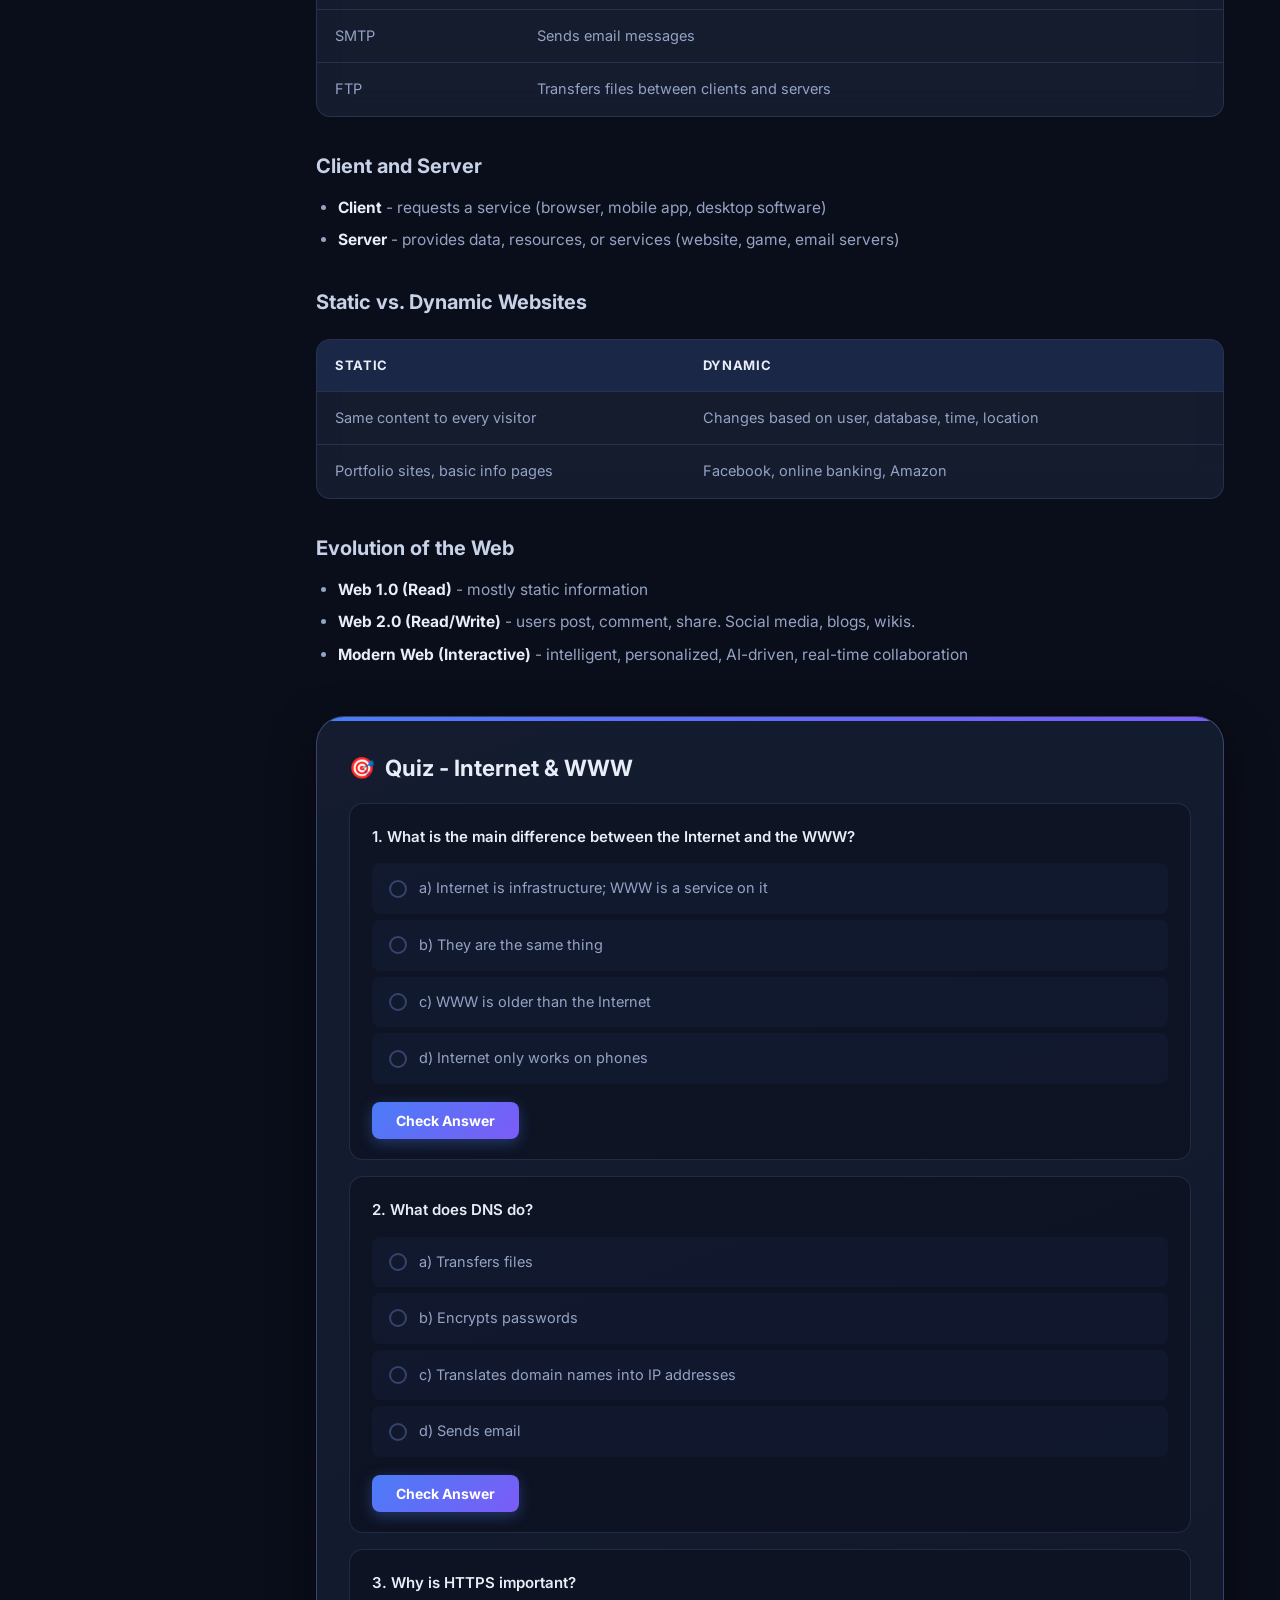
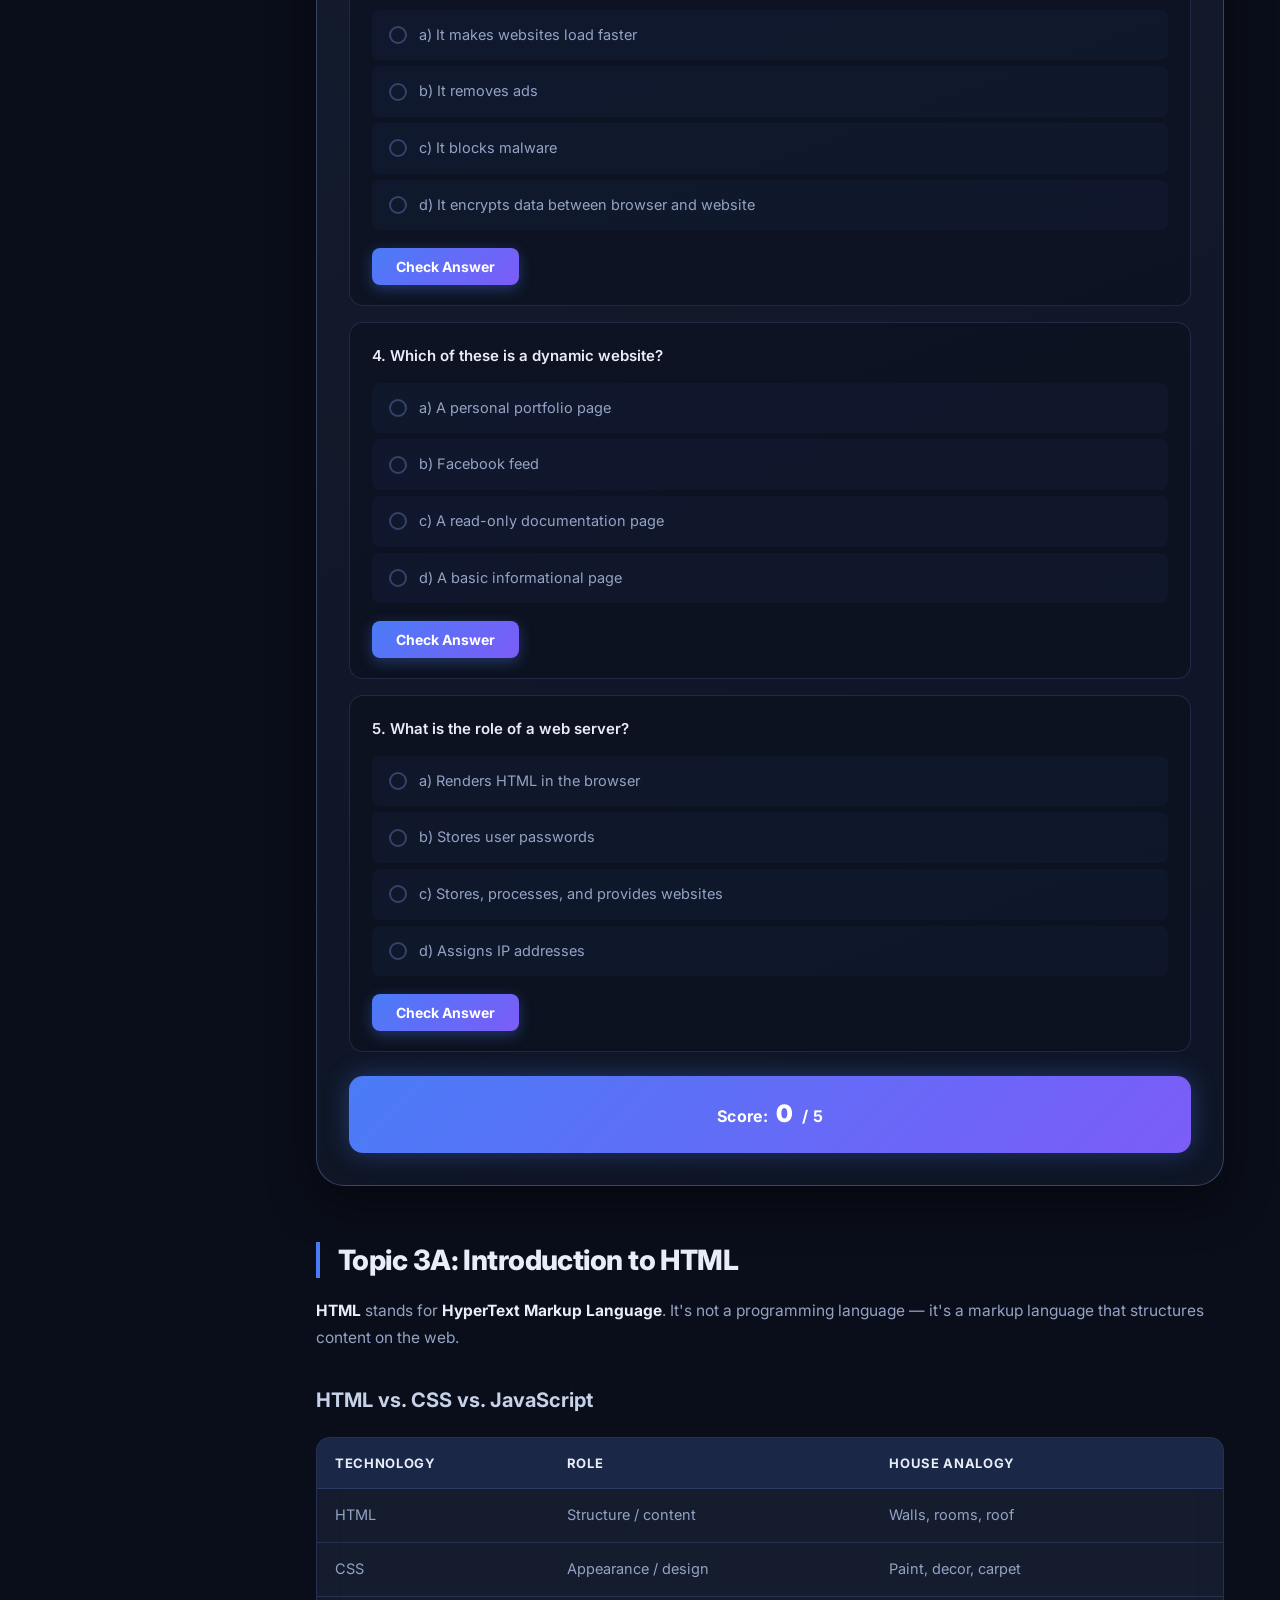
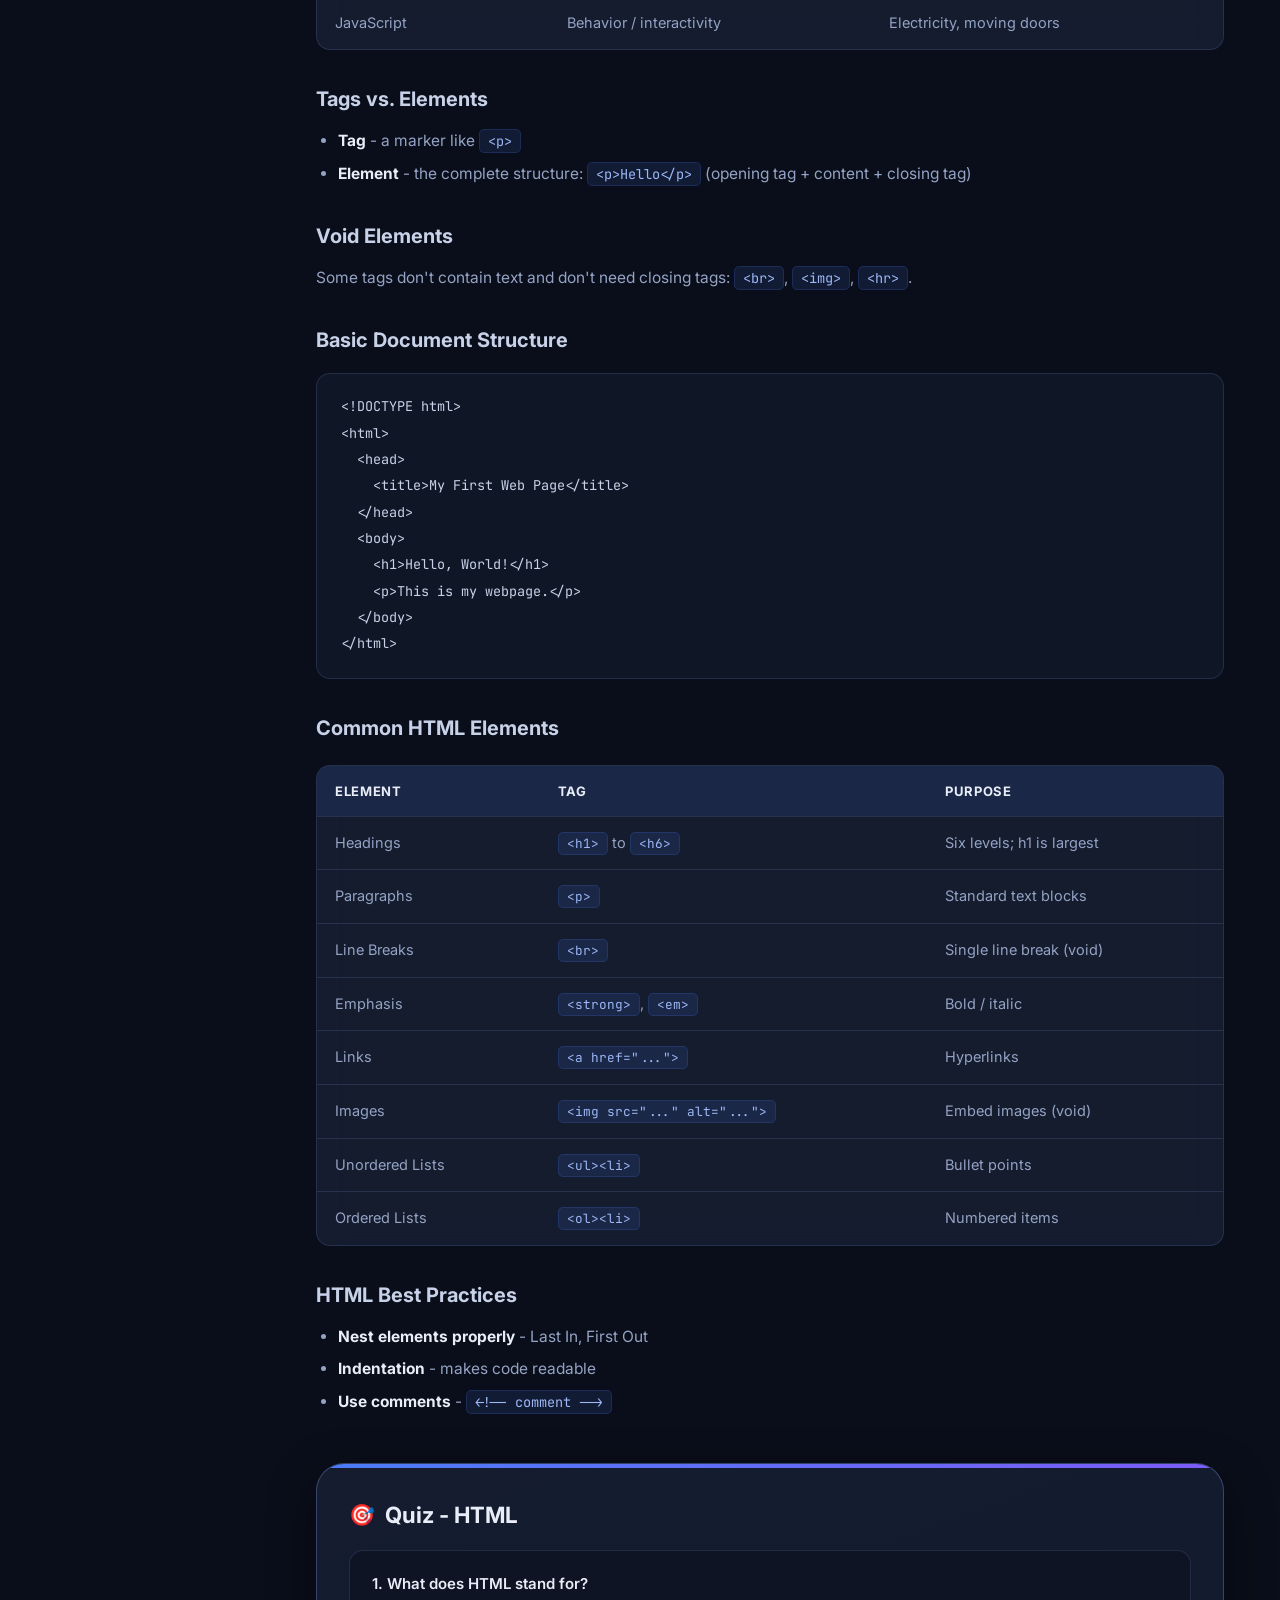
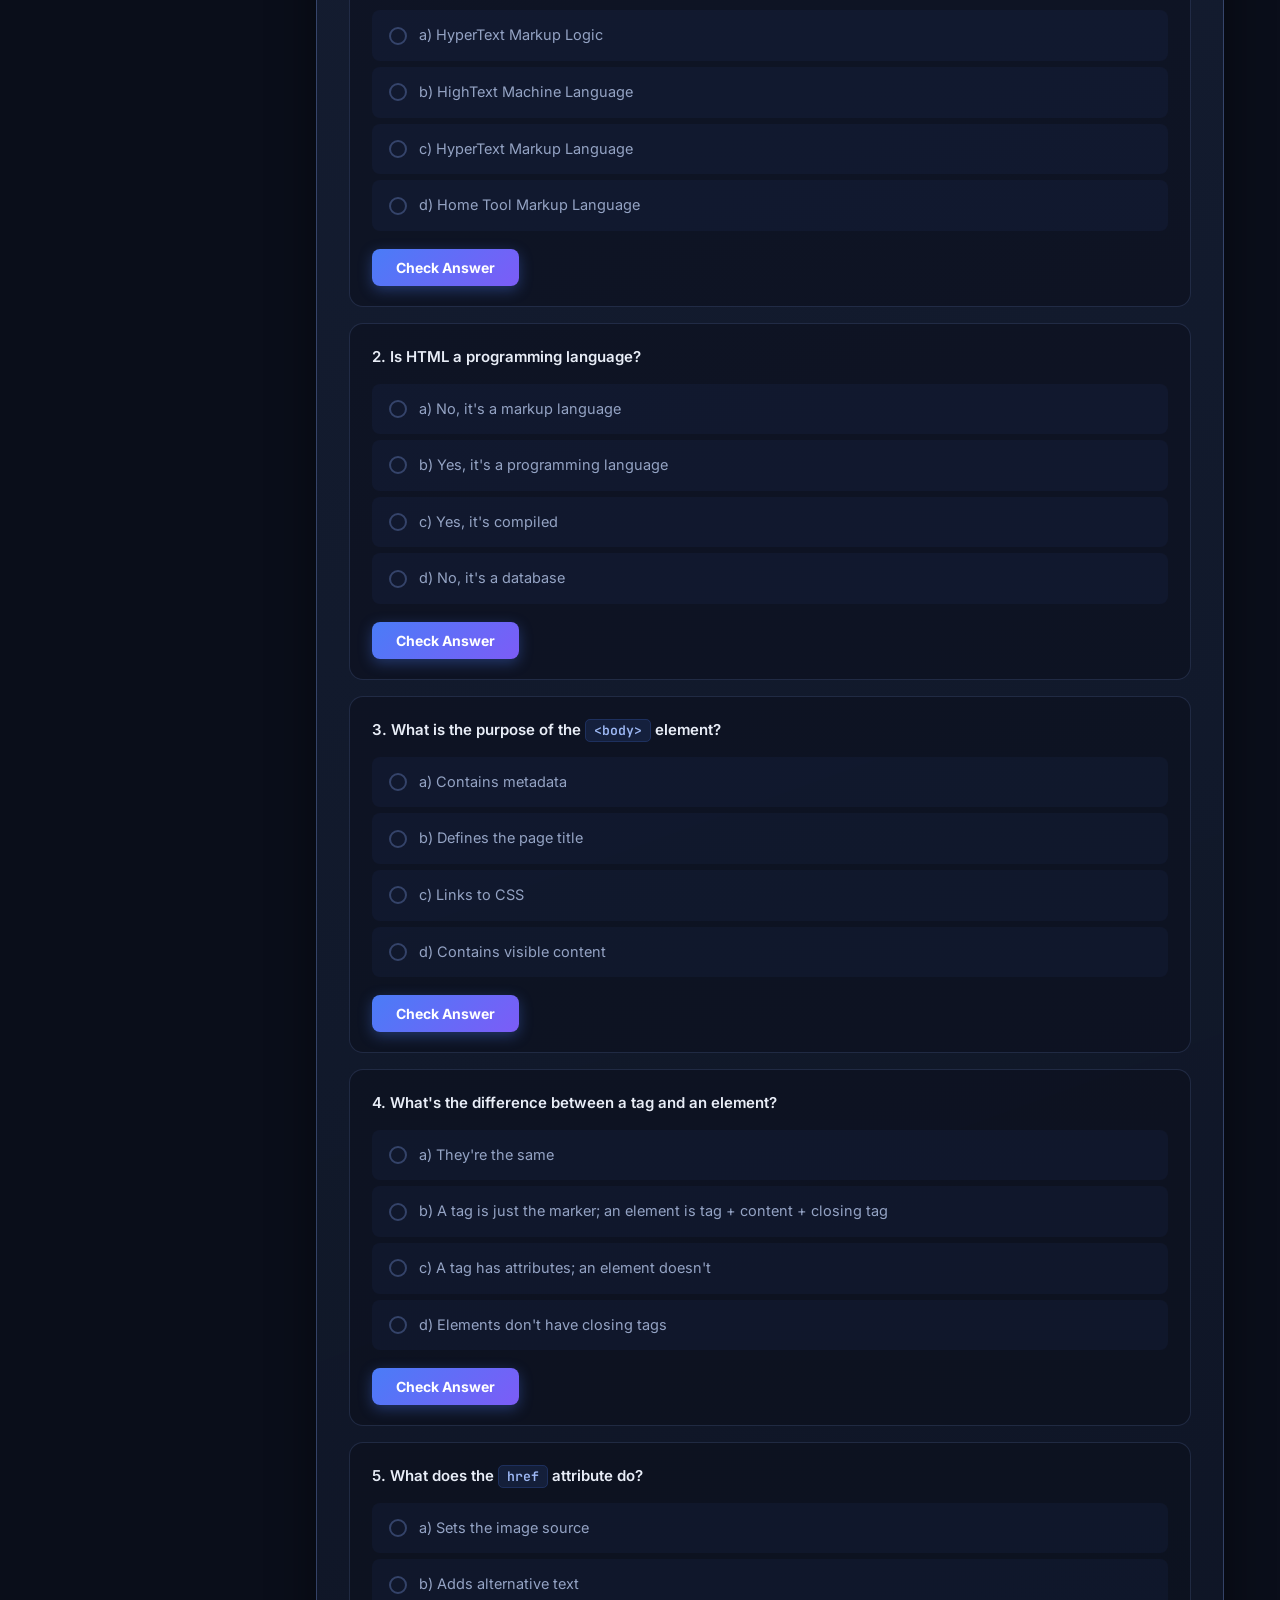
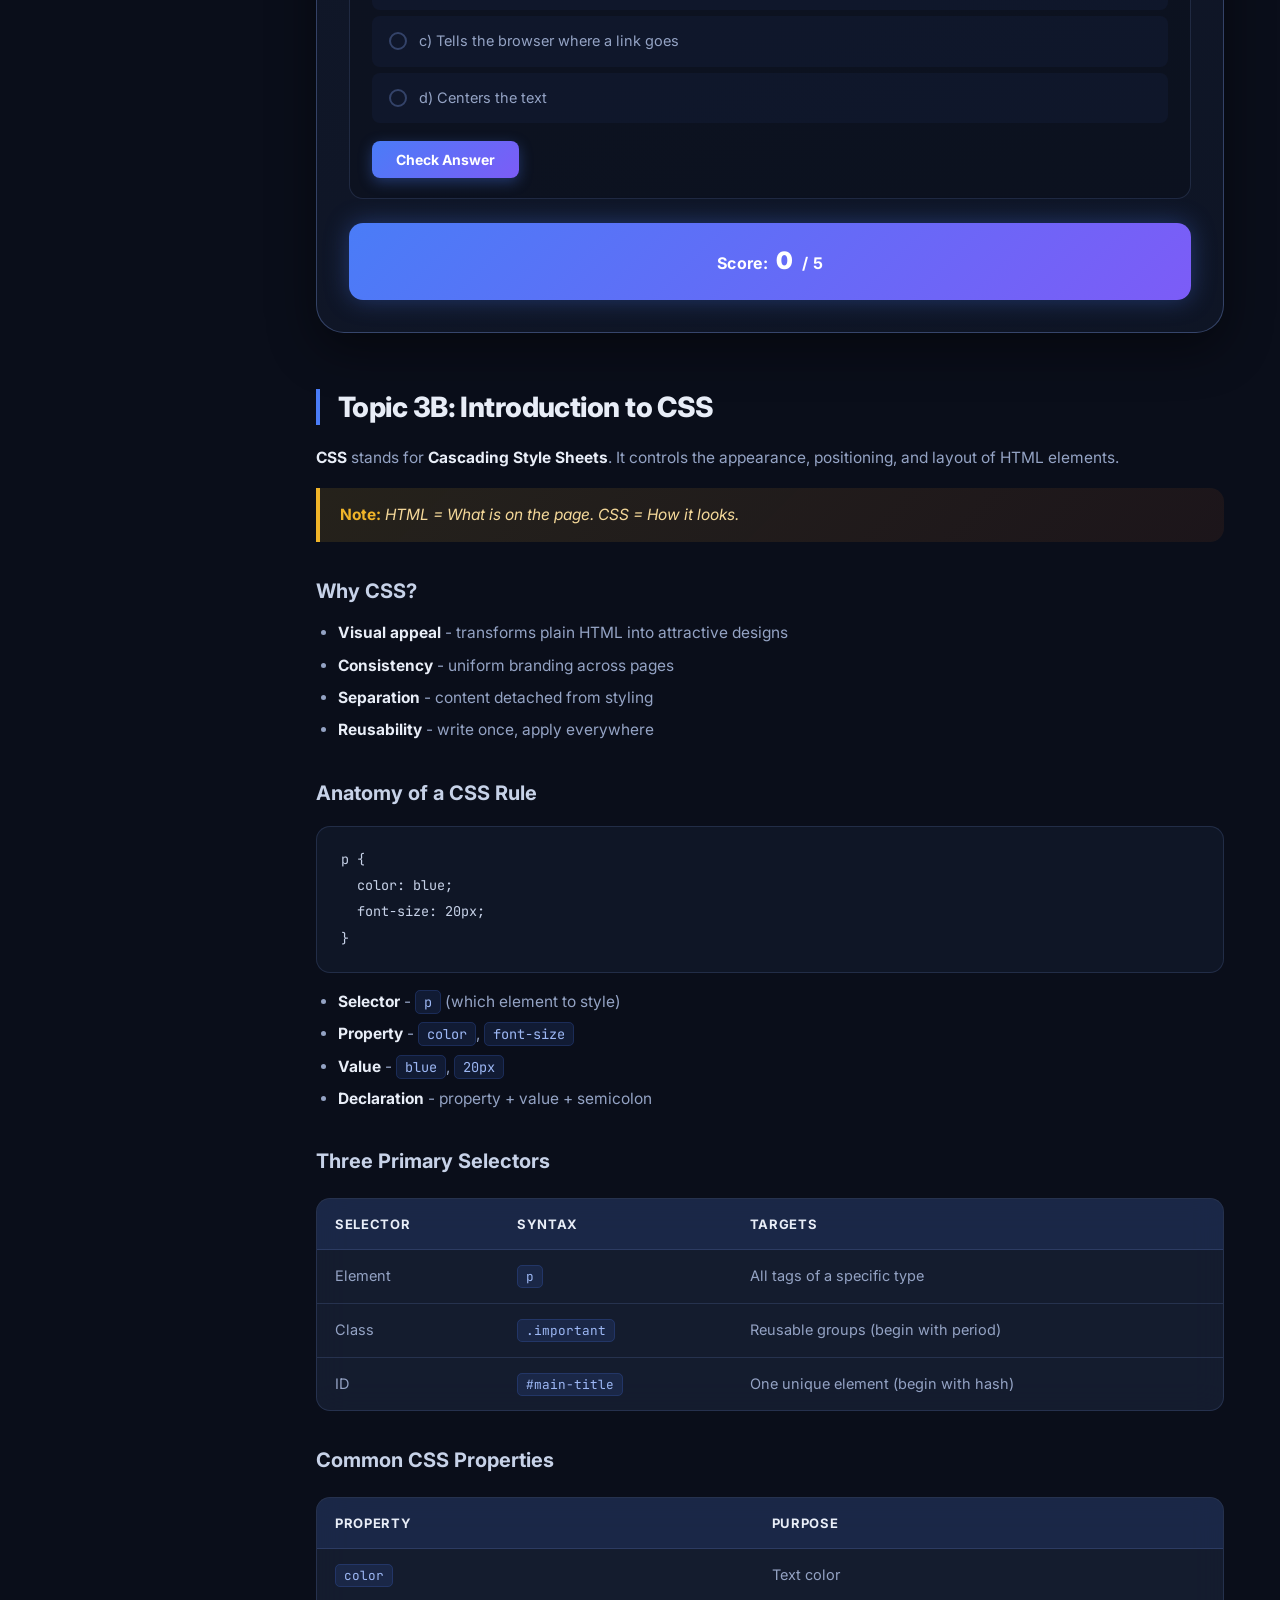
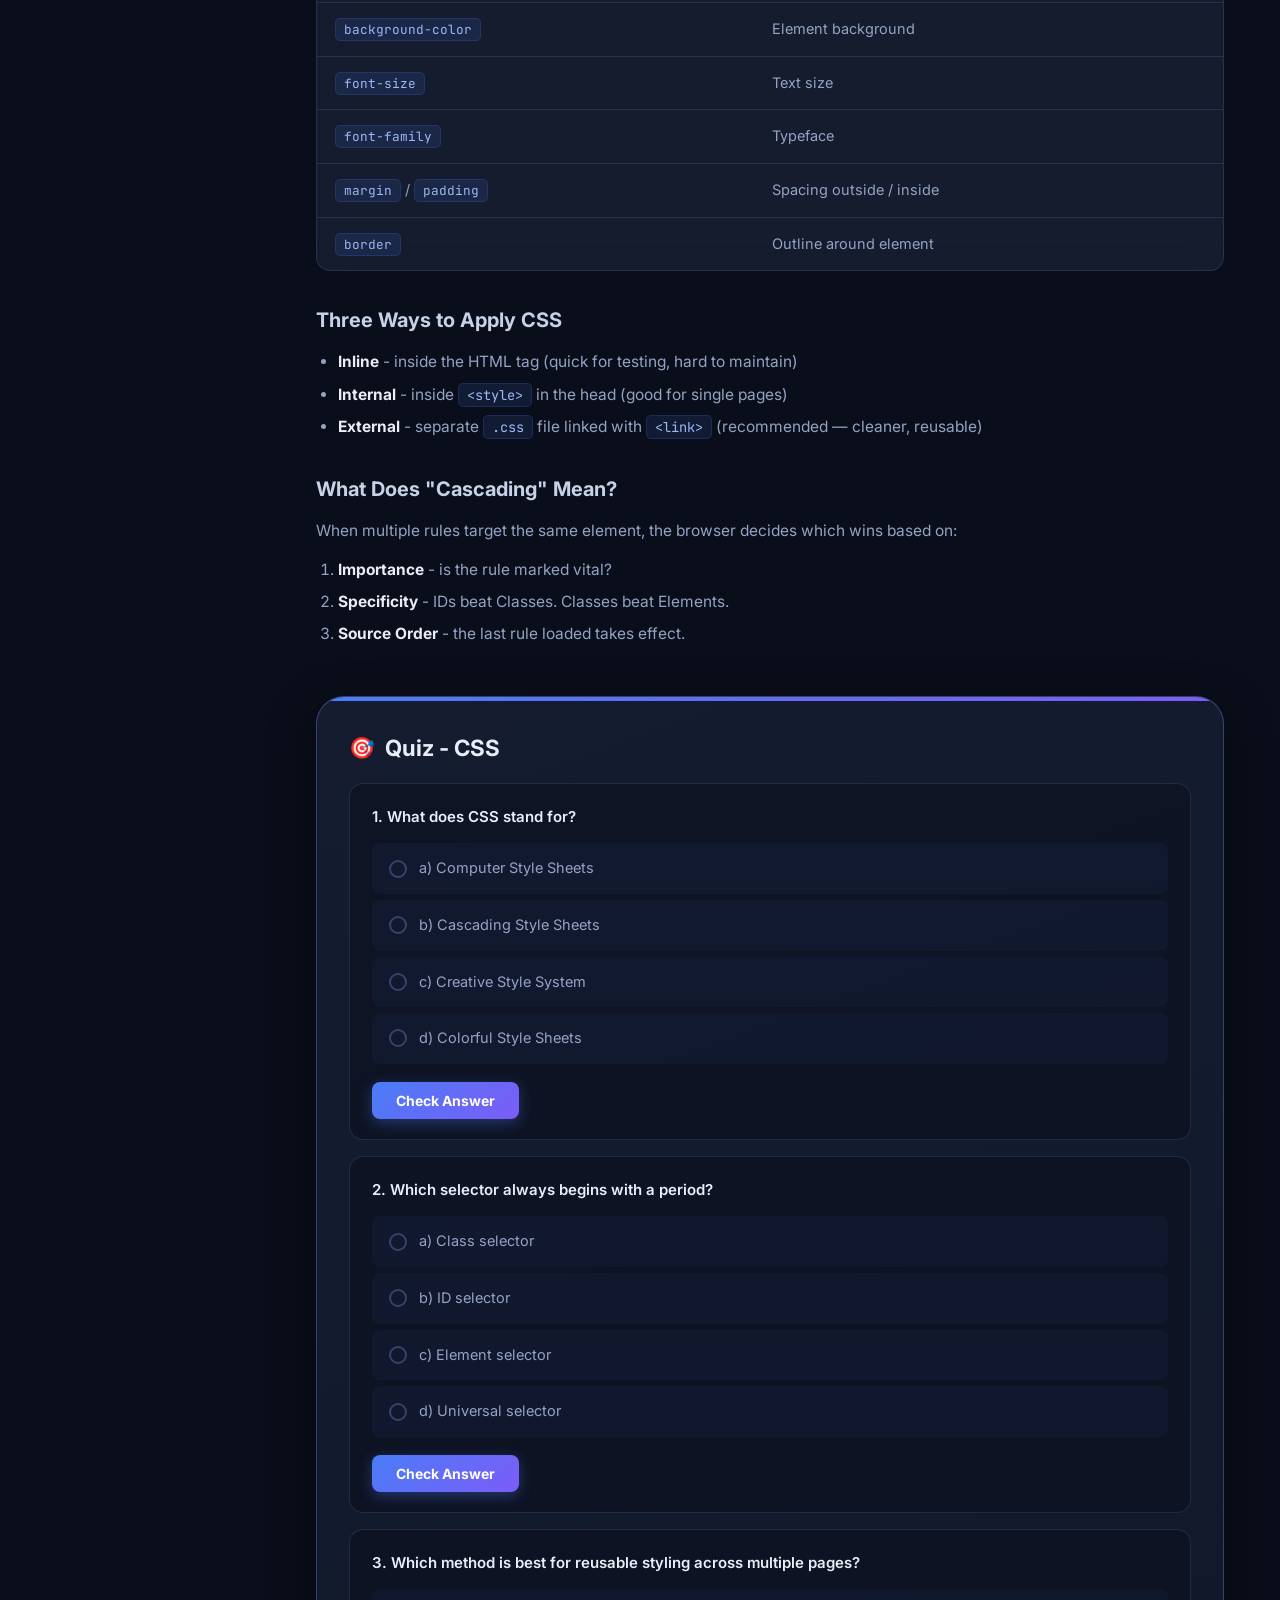
<file: school/it111/module3.html>
<!DOCTYPE html>
<html>

<head>
  <meta name="viewport" content="width=device-width, initial-scale=1.0">
  <title>Nyok - Networks & Cybersecurity</title>
  <link rel="stylesheet" href="style.css">
</head>

<body>

  <div class="scroll-progress" id="scrollProgress"></div>

  <div class="layout">
    <aside class="sidebar">
      <div class="sidebar-brand">
        <div class="brand-logo">IT</div>
        <div class="brand-text">
          <h1>IT111 Notes</h1>
          <p>Module 3</p>
        </div>
      </div>
      <nav class="sidebar-nav">
        <a href="index.html">Home</a>
        <a href="module1.html">History of Computing</a>
        <a href="module2.html">Computer Systems</a>
        <a href="module3.html" class="active">Networks &amp; Security</a>
      </nav>
    </aside>

    <main class="content">
      <div class="page-hero">
        <span class="badge">Module 3</span>
        <h1>Networks &amp; Cybersecurity</h1>
        <p>How devices connect, how the Internet works, and how we protect it all.</p>
      </div>

      <!-- ==================================================== -->
      <h2>Topic 1: Introduction to Computer Networks</h2>

      <p>A <strong>computer network</strong> is a group of two or more devices connected together so they can
        communicate, share data, share resources, and access services.</p>
      <div class="example-box">Laptop ↔ Router ↔ Internet ↔ Server</div>

      <h3>Why Do We Need Networks?</h3>
      <ul>
        <li><strong>Communication</strong> - messages, emails, video calls</li>
        <li><strong>Information Access</strong> - websites, databases, cloud services</li>
        <li><strong>Resource Sharing</strong> - printers, files, internet connections</li>
        <li><strong>Collaboration &amp; Management</strong> - managing users, devices, data</li>
      </ul>

      <h3>Types of Networks</h3>
      <div class="table-wrap">
        <table>
          <thead>
            <tr>
              <th>Type</th>
              <th>Coverage</th>
              <th>Example</th>
            </tr>
          </thead>
          <tbody>
            <tr>
              <td>PAN (Personal)</td>
              <td>Personal area</td>
              <td>Phone + smartwatch</td>
            </tr>
            <tr>
              <td>LAN (Local)</td>
              <td>Small/local area</td>
              <td>Computer laboratory</td>
            </tr>
            <tr>
              <td>MAN (Metropolitan)</td>
              <td>City-wide area</td>
              <td>City government network</td>
            </tr>
            <tr>
              <td>WAN (Wide)</td>
              <td>Large geographic</td>
              <td>The Internet</td>
            </tr>
          </tbody>
        </table>
      </div>

      <h3>Network Topology</h3>
      <p>Describes the physical or logical arrangement of devices: Bus, Star, Ring, Mesh.</p>

      <div class="table-wrap">
        <table>
          <thead>
            <tr>
              <th>Topology</th>
              <th>Main Advantage</th>
              <th>Main Disadvantage</th>
            </tr>
          </thead>
          <tbody>
            <tr>
              <td>Bus</td>
              <td>Low cost</td>
              <td>Main cable failure kills network</td>
            </tr>
            <tr>
              <td>Star</td>
              <td>Easy management</td>
              <td>Central device dependency</td>
            </tr>
            <tr>
              <td>Ring</td>
              <td>Organized structure</td>
              <td>Difficult to modify</td>
            </tr>
            <tr>
              <td>Mesh</td>
              <td>Highly reliable</td>
              <td>Expensive and complex</td>
            </tr>
          </tbody>
        </table>
      </div>

      <h3>Wired vs. Wireless Media</h3>
      <ul>
        <li><strong>Ethernet Cable</strong> - stable, fast, reliable</li>
        <li><strong>Fiber Optic Cable</strong> - very high speed, long-distance, immune to electromagnetic interference
        </li>
        <li><strong>Wi-Fi</strong> - radio signals for wireless devices</li>
        <li><strong>Cellular Networks</strong> - 4G, 5G for mobile devices</li>
      </ul>

      <h3>Network Hardware</h3>
      <ul>
        <li><strong>NIC</strong> - Network Interface Card, allows device to connect</li>
        <li><strong>Hub</strong> - sends data to all connected devices</li>
        <li><strong>Switch</strong> - sends data intelligently to the intended device</li>
        <li><strong>Router</strong> - connects different networks together</li>
        <li><strong>Modem</strong> - connects your network to your ISP</li>
        <li><strong>Access Point</strong> - allows wireless devices to connect</li>
      </ul>

      <h3>MAC Address vs. IP Address</h3>
      <ul>
        <li><strong>MAC Address</strong> - identifies the network hardware. Like the identity of a network interface.
        </li>
        <li><strong>IP Address</strong> - identifies location on a network. Example: 192.168.1.10</li>
      </ul>

      <h3>Common Network Protocols</h3>
      <div class="table-wrap">
        <table>
          <thead>
            <tr>
              <th>Protocol</th>
              <th>Purpose</th>
            </tr>
          </thead>
          <tbody>
            <tr>
              <td>TCP/IP</td>
              <td>Basic communication across networks</td>
            </tr>
            <tr>
              <td>HTTP</td>
              <td>Transfers web content</td>
            </tr>
            <tr>
              <td>HTTPS</td>
              <td>Secure web communication</td>
            </tr>
            <tr>
              <td>DNS</td>
              <td>Converts domain names into IP addresses</td>
            </tr>
            <tr>
              <td>FTP</td>
              <td>Transfers files</td>
            </tr>
            <tr>
              <td>SMTP</td>
              <td>Sends email</td>
            </tr>
          </tbody>
        </table>
      </div>

      <!-- QUIZ M3T1 -->
      <div class="quiz-section">
        <h3>Quiz - Computer Networks</h3>

        <div class="question" data-answer="b">
          <p>1. What does LAN stand for?</p>
          <div class="options">
            <label><input type="radio" name="m3q1" value="a"> a) Large Area Network</label>
            <label><input type="radio" name="m3q1" value="b"> b) Local Area Network</label>
            <label><input type="radio" name="m3q1" value="c"> c) Long Access Network</label>
            <label><input type="radio" name="m3q1" value="d"> d) Linked Area Node</label>
          </div>
          <button class="check-btn" onclick="checkAnswer(this)">Check Answer</button>
          <div class="feedback"></div>
        </div>

        <div class="question" data-answer="c">
          <p>2. Which device connects different networks together?</p>
          <div class="options">
            <label><input type="radio" name="m3q2" value="a"> a) Hub</label>
            <label><input type="radio" name="m3q2" value="b"> b) Switch</label>
            <label><input type="radio" name="m3q2" value="c"> c) Router</label>
            <label><input type="radio" name="m3q2" value="d"> d) NIC</label>
          </div>
          <button class="check-btn" onclick="checkAnswer(this)">Check Answer</button>
          <div class="feedback"></div>
        </div>

        <div class="question" data-answer="a">
          <p>3. What is the difference between a hub and a switch?</p>
          <div class="options">
            <label><input type="radio" name="m3q3" value="a"> a) Hub sends to all; switch sends to intended device
              only</label>
            <label><input type="radio" name="m3q3" value="b"> b) Hub is wireless; switch is wired</label>
            <label><input type="radio" name="m3q3" value="c"> c) They are identical</label>
            <label><input type="radio" name="m3q3" value="d"> d) Hub is faster</label>
          </div>
          <button class="check-btn" onclick="checkAnswer(this)">Check Answer</button>
          <div class="feedback"></div>
        </div>

        <div class="question" data-answer="d">
          <p>4. Which topology has multiple connections between devices for high reliability?</p>
          <div class="options">
            <label><input type="radio" name="m3q4" value="a"> a) Bus</label>
            <label><input type="radio" name="m3q4" value="b"> b) Star</label>
            <label><input type="radio" name="m3q4" value="c"> c) Ring</label>
            <label><input type="radio" name="m3q4" value="d"> d) Mesh</label>
          </div>
          <button class="check-btn" onclick="checkAnswer(this)">Check Answer</button>
          <div class="feedback"></div>
        </div>

        <div class="question" data-answer="b">
          <p>5. What does DNS do?</p>
          <div class="options">
            <label><input type="radio" name="m3q5" value="a"> a) Transfers files</label>
            <label><input type="radio" name="m3q5" value="b"> b) Converts domain names into IP addresses</label>
            <label><input type="radio" name="m3q5" value="c"> c) Sends email</label>
            <label><input type="radio" name="m3q5" value="d"> d) Encrypts web traffic</label>
          </div>
          <button class="check-btn" onclick="checkAnswer(this)">Check Answer</button>
          <div class="feedback"></div>
        </div>

        <div class="score-box">Score: <span id="scoreM3T1">0</span> / 5</div>
      </div>

      <!-- ==================================================== -->
      <h2>Topic 2: Internet &amp; World Wide Web</h2>

      <p>The <strong>Internet</strong> is a global network of interconnected computer networks — a "network of
        networks."</p>

      <h3>Internet vs. WWW</h3>
      <div class="table-wrap">
        <table>
          <thead>
            <tr>
              <th>Internet</th>
              <th>World Wide Web</th>
            </tr>
          </thead>
          <tbody>
            <tr>
              <td>Global network infrastructure</td>
              <td>A service that runs on the Internet</td>
            </tr>
            <tr>
              <td>Connects networks and devices</td>
              <td>Connects web pages via hyperlinks</td>
            </tr>
            <tr>
              <td>Supports many services (email, FTP, etc.)</td>
              <td>Primarily accessed via web browsers</td>
            </tr>
          </tbody>
        </table>
      </div>
      <div class="note">The Web depends on the Internet, but the Internet can exist without the Web.</div>

      <h3>Three Important Parts of the Web</h3>
      <ul>
        <li><strong>Web Browser</strong> - Chrome, Firefox, Edge, Safari</li>
        <li><strong>Web Server</strong> - stores, processes, and provides websites</li>
        <li><strong>Web Protocols</strong> - HTTP, HTTPS</li>
      </ul>

      <h3>How Visiting a Website Works</h3>
      <ol>
        <li>You type a URL into your browser.</li>
        <li>DNS translates the domain name into an IP address.</li>
        <li>Your browser connects and sends a request to the server.</li>
        <li>The server responds with HTML, CSS, JS, and images.</li>
        <li>Browser renders the code and displays the website.</li>
      </ol>

      <h3>What Is a URL?</h3>
      <div class="example-box">
        https://www.example.com/products<br><br>
        <strong>https://</strong> — Protocol: how browser &amp; server communicate.<br>
        <strong>www.example.com</strong> — Domain: identifies the website.<br>
        <strong>/products</strong> — Path: specific page or file.
      </div>

      <h3>HTTP vs. HTTPS</h3>
      <ul>
        <li><strong>HTTP</strong> - plain text, readable if intercepted</li>
        <li><strong>HTTPS</strong> - encrypted, protects passwords, personal info, payment details</li>
      </ul>

      <h3>DNS - Domain Name System</h3>
      <p>Computers use IP addresses, but humans prefer names like google.com. DNS acts like the Internet's contact list.
      </p>

      <h3>Common Internet Protocols</h3>
      <div class="table-wrap">
        <table>
          <thead>
            <tr>
              <th>Protocol</th>
              <th>Purpose</th>
            </tr>
          </thead>
          <tbody>
            <tr>
              <td>HTTP</td>
              <td>Transfers standard web content</td>
            </tr>
            <tr>
              <td>HTTPS</td>
              <td>Secure, encrypted web communication</td>
            </tr>
            <tr>
              <td>TCP</td>
              <td>Reliably delivers data packets in order</td>
            </tr>
            <tr>
              <td>IP</td>
              <td>Addresses and routes data to the correct destination</td>
            </tr>
            <tr>
              <td>DNS</td>
              <td>Converts domain names to IP addresses</td>
            </tr>
            <tr>
              <td>SMTP</td>
              <td>Sends email messages</td>
            </tr>
            <tr>
              <td>FTP</td>
              <td>Transfers files between clients and servers</td>
            </tr>
          </tbody>
        </table>
      </div>

      <h3>Client and Server</h3>
      <ul>
        <li><strong>Client</strong> - requests a service (browser, mobile app, desktop software)</li>
        <li><strong>Server</strong> - provides data, resources, or services (website, game, email servers)</li>
      </ul>

      <h3>Static vs. Dynamic Websites</h3>
      <div class="table-wrap">
        <table>
          <thead>
            <tr>
              <th>Static</th>
              <th>Dynamic</th>
            </tr>
          </thead>
          <tbody>
            <tr>
              <td>Same content to every visitor</td>
              <td>Changes based on user, database, time, location</td>
            </tr>
            <tr>
              <td>Portfolio sites, basic info pages</td>
              <td>Facebook, online banking, Amazon</td>
            </tr>
          </tbody>
        </table>
      </div>

      <h3>Evolution of the Web</h3>
      <ul>
        <li><strong>Web 1.0 (Read)</strong> - mostly static information</li>
        <li><strong>Web 2.0 (Read/Write)</strong> - users post, comment, share. Social media, blogs, wikis.</li>
        <li><strong>Modern Web (Interactive)</strong> - intelligent, personalized, AI-driven, real-time collaboration
        </li>
      </ul>

      <!-- QUIZ M3T2 -->
      <div class="quiz-section">
        <h3>Quiz - Internet &amp; WWW</h3>

        <div class="question" data-answer="a">
          <p>1. What is the main difference between the Internet and the WWW?</p>
          <div class="options">
            <label><input type="radio" name="m3q6" value="a"> a) Internet is infrastructure; WWW is a service on
              it</label>
            <label><input type="radio" name="m3q6" value="b"> b) They are the same thing</label>
            <label><input type="radio" name="m3q6" value="c"> c) WWW is older than the Internet</label>
            <label><input type="radio" name="m3q6" value="d"> d) Internet only works on phones</label>
          </div>
          <button class="check-btn" onclick="checkAnswer(this)">Check Answer</button>
          <div class="feedback"></div>
        </div>

        <div class="question" data-answer="c">
          <p>2. What does DNS do?</p>
          <div class="options">
            <label><input type="radio" name="m3q7" value="a"> a) Transfers files</label>
            <label><input type="radio" name="m3q7" value="b"> b) Encrypts passwords</label>
            <label><input type="radio" name="m3q7" value="c"> c) Translates domain names into IP addresses</label>
            <label><input type="radio" name="m3q7" value="d"> d) Sends email</label>
          </div>
          <button class="check-btn" onclick="checkAnswer(this)">Check Answer</button>
          <div class="feedback"></div>
        </div>

        <div class="question" data-answer="d">
          <p>3. Why is HTTPS important?</p>
          <div class="options">
            <label><input type="radio" name="m3q8" value="a"> a) It makes websites load faster</label>
            <label><input type="radio" name="m3q8" value="b"> b) It removes ads</label>
            <label><input type="radio" name="m3q8" value="c"> c) It blocks malware</label>
            <label><input type="radio" name="m3q8" value="d"> d) It encrypts data between browser and website</label>
          </div>
          <button class="check-btn" onclick="checkAnswer(this)">Check Answer</button>
          <div class="feedback"></div>
        </div>

        <div class="question" data-answer="b">
          <p>4. Which of these is a dynamic website?</p>
          <div class="options">
            <label><input type="radio" name="m3q9" value="a"> a) A personal portfolio page</label>
            <label><input type="radio" name="m3q9" value="b"> b) Facebook feed</label>
            <label><input type="radio" name="m3q9" value="c"> c) A read-only documentation page</label>
            <label><input type="radio" name="m3q9" value="d"> d) A basic informational page</label>
          </div>
          <button class="check-btn" onclick="checkAnswer(this)">Check Answer</button>
          <div class="feedback"></div>
        </div>

        <div class="question" data-answer="c">
          <p>5. What is the role of a web server?</p>
          <div class="options">
            <label><input type="radio" name="m3q10" value="a"> a) Renders HTML in the browser</label>
            <label><input type="radio" name="m3q10" value="b"> b) Stores user passwords</label>
            <label><input type="radio" name="m3q10" value="c"> c) Stores, processes, and provides websites</label>
            <label><input type="radio" name="m3q10" value="d"> d) Assigns IP addresses</label>
          </div>
          <button class="check-btn" onclick="checkAnswer(this)">Check Answer</button>
          <div class="feedback"></div>
        </div>

        <div class="score-box">Score: <span id="scoreM3T2">0</span> / 5</div>
      </div>

      <!-- ==================================================== -->
      <h2>Topic 3A: Introduction to HTML</h2>

      <p><strong>HTML</strong> stands for <strong>HyperText Markup Language</strong>. It's not a programming language —
        it's a markup language that structures content on the web.</p>

      <h3>HTML vs. CSS vs. JavaScript</h3>
      <div class="table-wrap">
        <table>
          <thead>
            <tr>
              <th>Technology</th>
              <th>Role</th>
              <th>House Analogy</th>
            </tr>
          </thead>
          <tbody>
            <tr>
              <td>HTML</td>
              <td>Structure / content</td>
              <td>Walls, rooms, roof</td>
            </tr>
            <tr>
              <td>CSS</td>
              <td>Appearance / design</td>
              <td>Paint, decor, carpet</td>
            </tr>
            <tr>
              <td>JavaScript</td>
              <td>Behavior / interactivity</td>
              <td>Electricity, moving doors</td>
            </tr>
          </tbody>
        </table>
      </div>

      <h3>Tags vs. Elements</h3>
      <ul>
        <li><strong>Tag</strong> - a marker like <code>&lt;p&gt;</code></li>
        <li><strong>Element</strong> - the complete structure: <code>&lt;p&gt;Hello&lt;/p&gt;</code> (opening tag +
          content + closing tag)</li>
      </ul>

      <h3>Void Elements</h3>
      <p>Some tags don't contain text and don't need closing tags: <code>&lt;br&gt;</code>, <code>&lt;img&gt;</code>,
        <code>&lt;hr&gt;</code>.</p>

      <h3>Basic Document Structure</h3>
      <pre><code>&lt;!DOCTYPE html&gt;
&lt;html&gt;
  &lt;head&gt;
    &lt;title&gt;My First Web Page&lt;/title&gt;
  &lt;/head&gt;
  &lt;body&gt;
    &lt;h1&gt;Hello, World!&lt;/h1&gt;
    &lt;p&gt;This is my webpage.&lt;/p&gt;
  &lt;/body&gt;
&lt;/html&gt;</code></pre>

      <h3>Common HTML Elements</h3>
      <div class="table-wrap">
        <table>
          <thead>
            <tr>
              <th>Element</th>
              <th>Tag</th>
              <th>Purpose</th>
            </tr>
          </thead>
          <tbody>
            <tr>
              <td>Headings</td>
              <td><code>&lt;h1&gt;</code> to <code>&lt;h6&gt;</code></td>
              <td>Six levels; h1 is largest</td>
            </tr>
            <tr>
              <td>Paragraphs</td>
              <td><code>&lt;p&gt;</code></td>
              <td>Standard text blocks</td>
            </tr>
            <tr>
              <td>Line Breaks</td>
              <td><code>&lt;br&gt;</code></td>
              <td>Single line break (void)</td>
            </tr>
            <tr>
              <td>Emphasis</td>
              <td><code>&lt;strong&gt;</code>, <code>&lt;em&gt;</code></td>
              <td>Bold / italic</td>
            </tr>
            <tr>
              <td>Links</td>
              <td><code>&lt;a href="..."&gt;</code></td>
              <td>Hyperlinks</td>
            </tr>
            <tr>
              <td>Images</td>
              <td><code>&lt;img src="..." alt="..."&gt;</code></td>
              <td>Embed images (void)</td>
            </tr>
            <tr>
              <td>Unordered Lists</td>
              <td><code>&lt;ul&gt;&lt;li&gt;</code></td>
              <td>Bullet points</td>
            </tr>
            <tr>
              <td>Ordered Lists</td>
              <td><code>&lt;ol&gt;&lt;li&gt;</code></td>
              <td>Numbered items</td>
            </tr>
          </tbody>
        </table>
      </div>

      <h3>HTML Best Practices</h3>
      <ul>
        <li><strong>Nest elements properly</strong> - Last In, First Out</li>
        <li><strong>Indentation</strong> - makes code readable</li>
        <li><strong>Use comments</strong> - <code>&lt;!-- comment --&gt;</code></li>
      </ul>

      <!-- QUIZ M3T3A -->
      <div class="quiz-section">
        <h3>Quiz - HTML</h3>

        <div class="question" data-answer="c">
          <p>1. What does HTML stand for?</p>
          <div class="options">
            <label><input type="radio" name="m3q11" value="a"> a) HyperText Markup Logic</label>
            <label><input type="radio" name="m3q11" value="b"> b) HighText Machine Language</label>
            <label><input type="radio" name="m3q11" value="c"> c) HyperText Markup Language</label>
            <label><input type="radio" name="m3q11" value="d"> d) Home Tool Markup Language</label>
          </div>
          <button class="check-btn" onclick="checkAnswer(this)">Check Answer</button>
          <div class="feedback"></div>
        </div>

        <div class="question" data-answer="a">
          <p>2. Is HTML a programming language?</p>
          <div class="options">
            <label><input type="radio" name="m3q12" value="a"> a) No, it's a markup language</label>
            <label><input type="radio" name="m3q12" value="b"> b) Yes, it's a programming language</label>
            <label><input type="radio" name="m3q12" value="c"> c) Yes, it's compiled</label>
            <label><input type="radio" name="m3q12" value="d"> d) No, it's a database</label>
          </div>
          <button class="check-btn" onclick="checkAnswer(this)">Check Answer</button>
          <div class="feedback"></div>
        </div>

        <div class="question" data-answer="d">
          <p>3. What is the purpose of the <code>&lt;body&gt;</code> element?</p>
          <div class="options">
            <label><input type="radio" name="m3q13" value="a"> a) Contains metadata</label>
            <label><input type="radio" name="m3q13" value="b"> b) Defines the page title</label>
            <label><input type="radio" name="m3q13" value="c"> c) Links to CSS</label>
            <label><input type="radio" name="m3q13" value="d"> d) Contains visible content</label>
          </div>
          <button class="check-btn" onclick="checkAnswer(this)">Check Answer</button>
          <div class="feedback"></div>
        </div>

        <div class="question" data-answer="b">
          <p>4. What's the difference between a tag and an element?</p>
          <div class="options">
            <label><input type="radio" name="m3q14" value="a"> a) They're the same</label>
            <label><input type="radio" name="m3q14" value="b"> b) A tag is just the marker; an element is tag + content
              + closing tag</label>
            <label><input type="radio" name="m3q14" value="c"> c) A tag has attributes; an element doesn't</label>
            <label><input type="radio" name="m3q14" value="d"> d) Elements don't have closing tags</label>
          </div>
          <button class="check-btn" onclick="checkAnswer(this)">Check Answer</button>
          <div class="feedback"></div>
        </div>

        <div class="question" data-answer="c">
          <p>5. What does the <code>href</code> attribute do?</p>
          <div class="options">
            <label><input type="radio" name="m3q15" value="a"> a) Sets the image source</label>
            <label><input type="radio" name="m3q15" value="b"> b) Adds alternative text</label>
            <label><input type="radio" name="m3q15" value="c"> c) Tells the browser where a link goes</label>
            <label><input type="radio" name="m3q15" value="d"> d) Centers the text</label>
          </div>
          <button class="check-btn" onclick="checkAnswer(this)">Check Answer</button>
          <div class="feedback"></div>
        </div>

        <div class="score-box">Score: <span id="scoreM3T3A">0</span> / 5</div>
      </div>

      <!-- ==================================================== -->
      <h2>Topic 3B: Introduction to CSS</h2>

      <p><strong>CSS</strong> stands for <strong>Cascading Style Sheets</strong>. It controls the appearance,
        positioning, and layout of HTML elements.</p>
      <div class="note">HTML = What is on the page. CSS = How it looks.</div>

      <h3>Why CSS?</h3>
      <ul>
        <li><strong>Visual appeal</strong> - transforms plain HTML into attractive designs</li>
        <li><strong>Consistency</strong> - uniform branding across pages</li>
        <li><strong>Separation</strong> - content detached from styling</li>
        <li><strong>Reusability</strong> - write once, apply everywhere</li>
      </ul>

      <h3>Anatomy of a CSS Rule</h3>
      <pre><code>p {
  color: blue;
  font-size: 20px;
}</code></pre>
      <ul>
        <li><strong>Selector</strong> - <code>p</code> (which element to style)</li>
        <li><strong>Property</strong> - <code>color</code>, <code>font-size</code></li>
        <li><strong>Value</strong> - <code>blue</code>, <code>20px</code></li>
        <li><strong>Declaration</strong> - property + value + semicolon</li>
      </ul>

      <h3>Three Primary Selectors</h3>
      <div class="table-wrap">
        <table>
          <thead>
            <tr>
              <th>Selector</th>
              <th>Syntax</th>
              <th>Targets</th>
            </tr>
          </thead>
          <tbody>
            <tr>
              <td>Element</td>
              <td><code>p</code></td>
              <td>All tags of a specific type</td>
            </tr>
            <tr>
              <td>Class</td>
              <td><code>.important</code></td>
              <td>Reusable groups (begin with period)</td>
            </tr>
            <tr>
              <td>ID</td>
              <td><code>#main-title</code></td>
              <td>One unique element (begin with hash)</td>
            </tr>
          </tbody>
        </table>
      </div>

      <h3>Common CSS Properties</h3>
      <div class="table-wrap">
        <table>
          <thead>
            <tr>
              <th>Property</th>
              <th>Purpose</th>
            </tr>
          </thead>
          <tbody>
            <tr>
              <td><code>color</code></td>
              <td>Text color</td>
            </tr>
            <tr>
              <td><code>background-color</code></td>
              <td>Element background</td>
            </tr>
            <tr>
              <td><code>font-size</code></td>
              <td>Text size</td>
            </tr>
            <tr>
              <td><code>font-family</code></td>
              <td>Typeface</td>
            </tr>
            <tr>
              <td><code>margin</code> / <code>padding</code></td>
              <td>Spacing outside / inside</td>
            </tr>
            <tr>
              <td><code>border</code></td>
              <td>Outline around element</td>
            </tr>
          </tbody>
        </table>
      </div>

      <h3>Three Ways to Apply CSS</h3>
      <ul>
        <li><strong>Inline</strong> - inside the HTML tag (quick for testing, hard to maintain)</li>
        <li><strong>Internal</strong> - inside <code>&lt;style&gt;</code> in the head (good for single pages)</li>
        <li><strong>External</strong> - separate <code>.css</code> file linked with <code>&lt;link&gt;</code>
          (recommended — cleaner, reusable)</li>
      </ul>

      <h3>What Does "Cascading" Mean?</h3>
      <p>When multiple rules target the same element, the browser decides which wins based on:</p>
      <ol>
        <li><strong>Importance</strong> - is the rule marked vital?</li>
        <li><strong>Specificity</strong> - IDs beat Classes. Classes beat Elements.</li>
        <li><strong>Source Order</strong> - the last rule loaded takes effect.</li>
      </ol>

      <!-- QUIZ M3T3B -->
      <div class="quiz-section">
        <h3>Quiz - CSS</h3>

        <div class="question" data-answer="b">
          <p>1. What does CSS stand for?</p>
          <div class="options">
            <label><input type="radio" name="m3q16" value="a"> a) Computer Style Sheets</label>
            <label><input type="radio" name="m3q16" value="b"> b) Cascading Style Sheets</label>
            <label><input type="radio" name="m3q16" value="c"> c) Creative Style System</label>
            <label><input type="radio" name="m3q16" value="d"> d) Colorful Style Sheets</label>
          </div>
          <button class="check-btn" onclick="checkAnswer(this)">Check Answer</button>
          <div class="feedback"></div>
        </div>

        <div class="question" data-answer="a">
          <p>2. Which selector always begins with a period?</p>
          <div class="options">
            <label><input type="radio" name="m3q17" value="a"> a) Class selector</label>
            <label><input type="radio" name="m3q17" value="b"> b) ID selector</label>
            <label><input type="radio" name="m3q17" value="c"> c) Element selector</label>
            <label><input type="radio" name="m3q17" value="d"> d) Universal selector</label>
          </div>
          <button class="check-btn" onclick="checkAnswer(this)">Check Answer</button>
          <div class="feedback"></div>
        </div>

        <div class="question" data-answer="d">
          <p>3. Which method is best for reusable styling across multiple pages?</p>
          <div class="options">
            <label><input type="radio" name="m3q18" value="a"> a) Inline CSS</label>
            <label><input type="radio" name="m3q18" value="b"> b) Internal CSS</label>
            <label><input type="radio" name="m3q18" value="c"> c) Inline + Internal</label>
            <label><input type="radio" name="m3q18" value="d"> d) External CSS</label>
          </div>
          <button class="check-btn" onclick="checkAnswer(this)">Check Answer</button>
          <div class="feedback"></div>
        </div>

        <div class="question" data-answer="c">
          <p>4. In specificity, which wins?</p>
          <div class="options">
            <label><input type="radio" name="m3q19" value="a"> a) Element beats Class</label>
            <label><input type="radio" name="m3q19" value="b"> b) Class beats ID</label>
            <label><input type="radio" name="m3q19" value="c"> c) ID beats Class, Class beats Element</label>
            <label><input type="radio" name="m3q19" value="d"> d) All are equal</label>
          </div>
          <button class="check-btn" onclick="checkAnswer(this)">Check Answer</button>
          <div class="feedback"></div>
        </div>

        <div class="question" data-answer="a">
          <p>5. What is the correct way to link an external CSS file?</p>
          <div class="options">
            <label><input type="radio" name="m3q20" value="a"> a)
              <code>&lt;link rel="stylesheet" href="style.css"&gt;</code></label>
            <label><input type="radio" name="m3q20" value="b"> b) <code>&lt;style src="style.css"&gt;</code></label>
            <label><input type="radio" name="m3q20" value="c"> c) <code>&lt;css href="style.css"&gt;</code></label>
            <label><input type="radio" name="m3q20" value="d"> d) <code>&lt;script href="style.css"&gt;</code></label>
          </div>
          <button class="check-btn" onclick="checkAnswer(this)">Check Answer</button>
          <div class="feedback"></div>
        </div>

        <div class="score-box">Score: <span id="scoreM3T3B">0</span> / 5</div>
      </div>

      <!-- ==================================================== -->
      <h2>Topic 4: Types of Cyber Threats</h2>

      <p>A <strong>cyber threat</strong> compromises digital systems and users at every level — individuals,
        organizations, and society.</p>

      <h3>Malicious Software (Malware)</h3>
      <div class="table-wrap">
        <table>
          <thead>
            <tr>
              <th>Type</th>
              <th>Behavior</th>
            </tr>
          </thead>
          <tbody>
            <tr>
              <td>Computer Virus</td>
              <td>Attaches to legitimate files, spreads on execution</td>
            </tr>
            <tr>
              <td>Computer Worm</td>
              <td>Replicates and spreads independently</td>
            </tr>
            <tr>
              <td>Trojan Horse</td>
              <td>Disguises as legitimate software</td>
            </tr>
            <tr>
              <td>Ransomware</td>
              <td>Encrypts files, demands payment</td>
            </tr>
            <tr>
              <td>Spyware</td>
              <td>Secretly monitors activity</td>
            </tr>
            <tr>
              <td>Keylogger</td>
              <td>Records keystrokes to capture passwords</td>
            </tr>
          </tbody>
        </table>
      </div>

      <h3>Social Engineering</h3>
      <p>Psychological manipulation to trick people into revealing information or bypassing security.</p>
      <ul>
        <li><strong>Phishing</strong> - fake messages/websites tricking users into providing credentials</li>
        <li><strong>Spear Phishing</strong> - highly targeted phishing for a specific person or organization</li>
        <li><strong>Smishing</strong> - phishing through SMS/text messages</li>
        <li><strong>Vishing</strong> - phishing through voice calls</li>
        <li><strong>Pharming</strong> - secretly redirecting users to fraudulent sites</li>
      </ul>

      <h3>Network &amp; Access Attacks</h3>
      <ul>
        <li><strong>DoS (Denial-of-Service)</strong> - overloads a system to make it unavailable</li>
        <li><strong>DDoS</strong> - same but from thousands of compromised devices</li>
        <li><strong>MITM (Man-in-the-Middle)</strong> - secretly intercepts communication</li>
      </ul>

      <h3>Data &amp; Internal Risks</h3>
      <ul>
        <li><strong>Data Breach</strong> - unauthorized access and exposure of sensitive info</li>
        <li><strong>Insider Threat</strong> - authorized users misusing their access</li>
      </ul>

      <h3>The Golden Rule of Defense</h3>
      <ol>
        <li><strong>STOP</strong> - pause before reacting to urgent demands</li>
        <li><strong>THINK</strong> - evaluate the source for suspicious signs</li>
        <li><strong>VERIFY</strong> - confirm authenticity through official channels</li>
      </ol>

      <!-- QUIZ M3T4 -->
      <div class="quiz-section">
        <h3>Quiz - Cyber Threats</h3>

        <div class="question" data-answer="c">
          <p>1. What type of malware encrypts files and demands payment?</p>
          <div class="options">
            <label><input type="radio" name="m3q21" value="a"> a) Virus</label>
            <label><input type="radio" name="m3q21" value="b"> b) Spyware</label>
            <label><input type="radio" name="m3q21" value="c"> c) Ransomware</label>
            <label><input type="radio" name="m3q21" value="d"> d) Worm</label>
          </div>
          <button class="check-btn" onclick="checkAnswer(this)">Check Answer</button>
          <div class="feedback"></div>
        </div>

        <div class="question" data-answer="a">
          <p>2. What is phishing?</p>
          <div class="options">
            <label><input type="radio" name="m3q22" value="a"> a) Fake messages tricking users into giving
              credentials</label>
            <label><input type="radio" name="m3q22" value="b"> b) Overloading a server</label>
            <label><input type="radio" name="m3q22" value="c"> c) Encrypting files</label>
            <label><input type="radio" name="m3q22" value="d"> d) Intercepting network traffic</label>
          </div>
          <button class="check-btn" onclick="checkAnswer(this)">Check Answer</button>
          <div class="feedback"></div>
        </div>

        <div class="question" data-answer="d">
          <p>3. What is the difference between DoS and DDoS?</p>
          <div class="options">
            <label><input type="radio" name="m3q23" value="a"> a) DoS is wireless; DDoS is wired</label>
            <label><input type="radio" name="m3q23" value="b"> b) They are the same</label>
            <label><input type="radio" name="m3q23" value="c"> c) DoS targets individuals; DDoS targets
              governments</label>
            <label><input type="radio" name="m3q23" value="d"> d) DDoS comes from thousands of compromised
              devices</label>
          </div>
          <button class="check-btn" onclick="checkAnswer(this)">Check Answer</button>
          <div class="feedback"></div>
        </div>

        <div class="question" data-answer="b">
          <p>4. What is an insider threat?</p>
          <div class="options">
            <label><input type="radio" name="m3q24" value="a"> a) An external hacker</label>
            <label><input type="radio" name="m3q24" value="b"> b) An authorized user misusing their access</label>
            <label><input type="radio" name="m3q24" value="c"> c) A phishing email</label>
            <label><input type="radio" name="m3q24" value="d"> d) A software bug</label>
          </div>
          <button class="check-btn" onclick="checkAnswer(this)">Check Answer</button>
          <div class="feedback"></div>
        </div>

        <div class="question" data-answer="c">
          <p>5. What is the correct order of the Golden Rule of Defense?</p>
          <div class="options">
            <label><input type="radio" name="m3q25" value="a"> a) Verify → Think → Stop</label>
            <label><input type="radio" name="m3q25" value="b"> b) Think → Stop → Verify</label>
            <label><input type="radio" name="m3q25" value="c"> c) Stop → Think → Verify</label>
            <label><input type="radio" name="m3q25" value="d"> d) Stop → Verify → Think</label>
          </div>
          <button class="check-btn" onclick="checkAnswer(this)">Check Answer</button>
          <div class="feedback"></div>
        </div>

        <div class="score-box">Score: <span id="scoreM3T4">0</span> / 5</div>
      </div>

      <!-- ==================================================== -->
      <h2>Topic 5: Categories of Cybersecurity</h2>

      <p>Cybersecurity protects computers, networks, and data from unauthorized access or damage. It is divided into
        categories for specialized protection.</p>

      <div class="card">
        <h3>1. Network Security</h3>
        <p>Protects computer networks from unauthorized access and disruptions.</p>
        <p><strong>Measures:</strong> Firewalls, network monitoring, intrusion detection, secure Wi-Fi, segmentation.
        </p>
      </div>

      <div class="card">
        <h3>2. Information Security</h3>
        <p>Protects digital and physical information from theft or alteration. Uses the <strong>CIA Triad</strong>:</p>
        <ul>
          <li><strong>Confidentiality</strong> - access restricted to authorized personnel</li>
          <li><strong>Integrity</strong> - information remains completely unchanged</li>
          <li><strong>Availability</strong> - information accessible when strictly needed</li>
        </ul>
      </div>

      <div class="card">
        <h3>3. Application Security</h3>
        <p>Protects software and web applications from vulnerabilities.</p>
        <p><strong>Targets:</strong> Websites, mobile apps, online banking.</p>
        <p><strong>Defenses:</strong> Secure coding, input validation, software updates.</p>
      </div>

      <div class="card">
        <h3>4. Endpoint Security</h3>
        <p>Protects individual devices connected to the network.</p>
        <ul>
          <li>Laptops - antivirus installation required</li>
          <li>Smartphones - screen locks enforced</li>
          <li>Tablets - device encryption enabled</li>
          <li>Printers - security firmware updated</li>
        </ul>
      </div>

      <div class="card">
        <h3>5. Cloud Security</h3>
        <p>Protects data, applications, and services hosted in cloud environments.</p>
        <p><strong>Protected services:</strong> Google Drive, OneDrive, online databases.</p>
        <p><strong>Measures:</strong> Strong authentication, data encryption, automated backups.</p>
      </div>

      <div class="card">
        <h3>6. Identity &amp; Access Management (IAM)</h3>
        <p>Controls identities and defines access permissions.</p>
        <ul>
          <li><strong>Authentication</strong> - "Who are you?"</li>
          <li><strong>Authorization</strong> - "What are you allowed to do?"</li>
        </ul>
      </div>

      <div class="card">
        <h3>7. Operational Security</h3>
        <p>Protects daily processes and procedures.</p>
      </div>

      <h3>Defense in Depth</h3>
      <p>Multiple layers work together. If one fails, others protect.</p>
      <ul>
        <li><strong>User</strong> - Strong passwords + MFA</li>
        <li><strong>Device</strong> - Antivirus + Updates</li>
        <li><strong>Network</strong> - Firewalls + Monitoring</li>
        <li><strong>Application</strong> - Secure coding</li>
        <li><strong>Data</strong> - Encryption + Backups</li>
      </ul>

      <h3>Example: Online Banking Account</h3>
      <p>One system involves multiple cybersecurity categories: phone screen lock, password &amp; OTP/MFA, secure
        banking app, encrypted connection, protected bank servers.</p>

      <!-- QUIZ M3T5 -->
      <div class="quiz-section">
        <h3>Quiz - Cybersecurity Categories</h3>

        <div class="question" data-answer="a">
          <p>1. What does the CIA Triad stand for?</p>
          <div class="options">
            <label><input type="radio" name="m3q26" value="a"> a) Confidentiality, Integrity, Availability</label>
            <label><input type="radio" name="m3q26" value="b"> b) Control, Inspection, Access</label>
            <label><input type="radio" name="m3q26" value="c"> c) Central, Internal, Applied</label>
            <label><input type="radio" name="m3q26" value="d"> d) Cyber, Information, Analysis</label>
          </div>
          <button class="check-btn" onclick="checkAnswer(this)">Check Answer</button>
          <div class="feedback"></div>
        </div>

        <div class="question" data-answer="b">
          <p>2. Which category protects individual devices like laptops and phones?</p>
          <div class="options">
            <label><input type="radio" name="m3q27" value="a"> a) Network Security</label>
            <label><input type="radio" name="m3q27" value="b"> b) Endpoint Security</label>
            <label><input type="radio" name="m3q27" value="c"> c) Cloud Security</label>
            <label><input type="radio" name="m3q27" value="d"> d) Application Security</label>
          </div>
          <button class="check-btn" onclick="checkAnswer(this)">Check Answer</button>
          <div class="feedback"></div>
        </div>

        <div class="question" data-answer="c">
          <p>3. What does IAM control?</p>
          <div class="options">
            <label><input type="radio" name="m3q28" value="a"> a) Network cables</label>
            <label><input type="radio" name="m3q28" value="b"> b) Physical locks</label>
            <label><input type="radio" name="m3q28" value="c"> c) Identities and access permissions</label>
            <label><input type="radio" name="m3q28" value="d"> d) Backup schedules</label>
          </div>
          <button class="check-btn" onclick="checkAnswer(this)">Check Answer</button>
          <div class="feedback"></div>
        </div>

        <div class="question" data-answer="d">
          <p>4. What is "Defense in Depth"?</p>
          <div class="options">
            <label><input type="radio" name="m3q29" value="a"> a) Using one very strong firewall</label>
            <label><input type="radio" name="m3q29" value="b"> b) Avoiding all technology</label>
            <label><input type="radio" name="m3q29" value="c"> c) Encrypting everything</label>
            <label><input type="radio" name="m3q29" value="d"> d) Multiple layers working together</label>
          </div>
          <button class="check-btn" onclick="checkAnswer(this)">Check Answer</button>
          <div class="feedback"></div>
        </div>

        <div class="question" data-answer="a">
          <p>5. Which category protects Google Drive and OneDrive?</p>
          <div class="options">
            <label><input type="radio" name="m3q30" value="a"> a) Cloud Security</label>
            <label><input type="radio" name="m3q30" value="b"> b) Endpoint Security</label>
            <label><input type="radio" name="m3q30" value="c"> c) Network Security</label>
            <label><input type="radio" name="m3q30" value="d"> d) Operational Security</label>
          </div>
          <button class="check-btn" onclick="checkAnswer(this)">Check Answer</button>
          <div class="feedback"></div>
        </div>

        <div class="score-box">Score: <span id="scoreM3T5">0</span> / 5</div>
      </div>

      <!-- ==================================================== -->
      <h2>Topic 6: Cybersecurity Technologies</h2>

      <p>Hardware, software, and techniques designed to defend digital infrastructure.</p>
      <div class="note">Cyber Threat → Security Tech → Protection. Example: Malware → Antivirus → Removal.</div>

      <h3>Common Technologies</h3>
      <div class="table-wrap">
        <table>
          <thead>
            <tr>
              <th>Technology</th>
              <th>Main Purpose</th>
            </tr>
          </thead>
          <tbody>
            <tr>
              <td>Firewall</td>
              <td>Controls incoming and outgoing network traffic</td>
            </tr>
            <tr>
              <td>Antivirus</td>
              <td>Detects, prevents, removes malicious software</td>
            </tr>
            <tr>
              <td>Encryption</td>
              <td>Protects information from unauthorized viewing</td>
            </tr>
            <tr>
              <td>Authentication / MFA</td>
              <td>Verifies user identity through multiple factors</td>
            </tr>
            <tr>
              <td>VPN</td>
              <td>Creates a protected, encrypted network connection</td>
            </tr>
          </tbody>
        </table>
      </div>

      <h3>How a Firewall Works</h3>
      <ol>
        <li><strong>Request</strong> - traffic reaches firewall</li>
        <li><strong>Inspect</strong> - checked against rules</li>
        <li><strong>Decide</strong> - allow or block</li>
      </ol>
      <div class="note">A firewall does not protect against every threat. It cannot stop a user from voluntarily
        downloading a malicious file.</div>

      <h3>Antivirus Core Loop</h3>
      <p>Scan → Detect → Quarantine → Remove.</p>
      <div class="note">Regular updates are crucial to recognize new threat signatures.</div>

      <h3>Encryption</h3>
      <p>Converts readable information (plaintext) into an unreadable form (ciphertext).</p>
      <div class="example-box">MY PASSWORD → (encryption key) → 7x@K92#m...</div>
      <p><strong>Where used:</strong> messaging, online shopping, online banking, web browsing, file storage, device
        data.</p>

      <h3>Authentication Factors</h3>
      <ul>
        <li><strong>Something You Know</strong> - password, PIN</li>
        <li><strong>Something You Have</strong> - smartphone, security key, hardware token</li>
        <li><strong>Something You Are</strong> - fingerprint, facial recognition, biometrics</li>
      </ul>

      <h3>Multi-Factor Authentication (MFA)</h3>
      <p>Requires two or more different authentication factors.</p>

      <h3>Password Managers</h3>
      <p>Securely stores and manages passwords. Generates strong passwords, stores credentials safely, autofills login
        forms, reduces password reuse.</p>

      <h3>Virtual Private Network (VPN)</h3>
      <div class="table-wrap">
        <table>
          <thead>
            <tr>
              <th>Without VPN</th>
              <th>With VPN</th>
            </tr>
          </thead>
          <tbody>
            <tr>
              <td>Device → Internet</td>
              <td>Device → VPN Server → Internet</td>
            </tr>
            <tr>
              <td>Traffic is exposed and observable</td>
              <td>Traffic is encrypted and routed securely</td>
            </tr>
          </tbody>
        </table>
      </div>

      <h3>IDS vs. IPS</h3>
      <div class="table-wrap">
        <table>
          <thead>
            <tr>
              <th>IDS</th>
              <th>IPS</th>
            </tr>
          </thead>
          <tbody>
            <tr>
              <td>Intrusion Detection System</td>
              <td>Intrusion Prevention System</td>
            </tr>
            <tr>
              <td>Detects and alerts</td>
              <td>Detects and blocks</td>
            </tr>
          </tbody>
        </table>
      </div>

      <h3>SSL / TLS</h3>
      <ul>
        <li><strong>HTTP</strong> - unsecured connection</li>
        <li><strong>HTTPS</strong> - HTTP protected by TLS</li>
      </ul>

      <h3>Digital Certificates</h3>
      <p>Establishes the identity of a website or server. Like an online ID card — helps the browser verify it's
        communicating with the legitimate website, not an imposter.</p>

      <h3>Backup and Recovery</h3>
      <p>A backup is a copy of important data stored separately from the original.</p>
      <p><strong>Why backup?</strong> To recover if the original is deleted, corrupted, lost, or encrypted by
        ransomware.</p>
      <div class="table-wrap">
        <table>
          <thead>
            <tr>
              <th>Type</th>
              <th>Description</th>
            </tr>
          </thead>
          <tbody>
            <tr>
              <td>Full Backup</td>
              <td>Copies all selected data completely</td>
            </tr>
            <tr>
              <td>Incremental</td>
              <td>Copies only data changed since last backup</td>
            </tr>
            <tr>
              <td>Cloud Backup</td>
              <td>Stores copies off-site via cloud service</td>
            </tr>
            <tr>
              <td>External</td>
              <td>Stores data on physical, detached media</td>
            </tr>
          </tbody>
        </table>
      </div>
      <div class="note">A backup is useful only if it can actually be restored. Test regularly.</div>

      <h3>Access Control</h3>
      <div class="table-wrap">
        <table>
          <thead>
            <tr>
              <th>Role</th>
              <th>Access Level</th>
            </tr>
          </thead>
          <tbody>
            <tr>
              <td>Student</td>
              <td>View own grades</td>
            </tr>
            <tr>
              <td>Instructor</td>
              <td>Enter and modify grades</td>
            </tr>
            <tr>
              <td>Registrar</td>
              <td>Manage broad academic records</td>
            </tr>
            <tr>
              <td>Administrator</td>
              <td>Manage core system functions</td>
            </tr>
          </tbody>
        </table>
      </div>
      <div class="note">Principle of Least Privilege: Give users only the access they strictly need.</div>

      <h3>Security Updates &amp; Patches</h3>
      <p>Vulnerability → Patch Released → Installation → Secured.</p>

      <h3>SIEM</h3>
      <p>Security Information and Event Management — collects and analyzes logs globally, identifies unusual patterns,
        and generates alerts.</p>

      <h3>Technology vs. Threat</h3>
      <div class="table-wrap">
        <table>
          <thead>
            <tr>
              <th>Cyber Threat</th>
              <th>Security Technology</th>
            </tr>
          </thead>
          <tbody>
            <tr>
              <td>Malware</td>
              <td>Antivirus / Anti-malware</td>
            </tr>
            <tr>
              <td>Unauthorized Network Access</td>
              <td>Firewall / IDS / IPS</td>
            </tr>
            <tr>
              <td>Data Interception in Transit</td>
              <td>TLS / VPN</td>
            </tr>
            <tr>
              <td>Account Takeover</td>
              <td>MFA / Password Manager</td>
            </tr>
            <tr>
              <td>Data Loss / Ransomware</td>
              <td>Backup Systems</td>
            </tr>
            <tr>
              <td>Software Vulnerability Exploits</td>
              <td>Security Patches</td>
            </tr>
          </tbody>
        </table>
      </div>

      <h3>The Reality</h3>
      <p>Technology alone is not enough. Security fails primarily due to human error, phishing susceptibility, weak
        password habits, and unsafe downloads.</p>
      <div class="note">People + Processes + Technology = Cybersecurity</div>

      <!-- QUIZ M3T6 -->
      <div class="quiz-section">
        <h3>Quiz - Cybersecurity Technologies</h3>

        <div class="question" data-answer="b">
          <p>1. What does a firewall do?</p>
          <div class="options">
            <label><input type="radio" name="m3q31" value="a"> a) Encrypts files</label>
            <label><input type="radio" name="m3q31" value="b"> b) Controls incoming and outgoing network traffic</label>
            <label><input type="radio" name="m3q31" value="c"> c) Backs up data</label>
            <label><input type="radio" name="m3q31" value="d"> d) Verifies identity</label>
          </div>
          <button class="check-btn" onclick="checkAnswer(this)">Check Answer</button>
          <div class="feedback"></div>
        </div>

        <div class="question" data-answer="a">
          <p>2. What does encryption do?</p>
          <div class="options">
            <label><input type="radio" name="m3q32" value="a"> a) Converts readable info into unreadable form</label>
            <label><input type="radio" name="m3q32" value="b"> b) Deletes files</label>
            <label><input type="radio" name="m3q32" value="c"> c) Speeds up the network</label>
            <label><input type="radio" name="m3q32" value="d"> d) Blocks websites</label>
          </div>
          <button class="check-btn" onclick="checkAnswer(this)">Check Answer</button>
          <div class="feedback"></div>
        </div>

        <div class="question" data-answer="d">
          <p>3. What is the difference between IDS and IPS?</p>
          <div class="options">
            <label><input type="radio" name="m3q33" value="a"> a) IDS blocks; IPS alerts</label>
            <label><input type="radio" name="m3q33" value="b"> b) They are identical</label>
            <label><input type="radio" name="m3q33" value="c"> c) IDS is hardware; IPS is software</label>
            <label><input type="radio" name="m3q33" value="d"> d) IDS detects and alerts; IPS detects and blocks</label>
          </div>
          <button class="check-btn" onclick="checkAnswer(this)">Check Answer</button>
          <div class="feedback"></div>
        </div>

        <div class="question" data-answer="c">
          <p>4. What are the three authentication factors?</p>
          <div class="options">
            <label><input type="radio" name="m3q34" value="a"> a) Firewall, Antivirus, VPN</label>
            <label><input type="radio" name="m3q34" value="b"> b) IDS, IPS, SIEM</label>
            <label><input type="radio" name="m3q34" value="c"> c) Know, Have, Are</label>
            <label><input type="radio" name="m3q34" value="d"> d) Full, Incremental, Cloud</label>
          </div>
          <button class="check-btn" onclick="checkAnswer(this)">Check Answer</button>
          <div class="feedback"></div>
        </div>

        <div class="question" data-answer="a">
          <p>5. What is the Principle of Least Privilege?</p>
          <div class="options">
            <label><input type="radio" name="m3q35" value="a"> a) Give users only the access they strictly need</label>
            <label><input type="radio" name="m3q35" value="b"> b) Give everyone admin access</label>
            <label><input type="radio" name="m3q35" value="c"> c) Remove all passwords</label>
            <label><input type="radio" name="m3q35" value="d"> d) Share credentials with the team</label>
          </div>
          <button class="check-btn" onclick="checkAnswer(this)">Check Answer</button>
          <div class="feedback"></div>
        </div>

        <div class="score-box">Score: <span id="scoreM3T6">0</span> / 5</div>
      </div>

    </main>
  </div>

  <button class="top-btn" id="topBtn" onclick="window.scrollTo({top:0,behavior:'smooth'})">↑</button>

  <script>
    function checkAnswer(btn) {
      const q = btn.closest('.question');
      const ans = q.dataset.answer;
      const sel = q.querySelector('input[type="radio"]:checked');
      const fb = q.querySelector('.feedback');
      if (!sel) { fb.textContent = 'Pick an answer before checking.'; fb.className = 'feedback wrong show'; return; }
      if (sel.value === ans) { fb.textContent = '✓ Correct!'; fb.className = 'feedback correct show'; }
      else { fb.textContent = '✗ Wrong. Try again!'; fb.className = 'feedback wrong show'; }
      updateScores();
    }

    function updateScores() {
      const all = document.querySelectorAll('.question');
      const ranges = [
        { id: 'scoreM3T1', start: 0, end: 5 },
        { id: 'scoreM3T2', start: 5, end: 10 },
        { id: 'scoreM3T3A', start: 10, end: 15 },
        { id: 'scoreM3T3B', start: 15, end: 20 },
        { id: 'scoreM3T4', start: 20, end: 25 },
        { id: 'scoreM3T5', start: 25, end: 30 },
        { id: 'scoreM3T6', start: 30, end: 35 }
      ];
      ranges.forEach(r => {
        let s = 0;
        for (let i = r.start; i < r.end && i < all.length; i++) {
          const q = all[i];
          const sel = q.querySelector('input[type="radio"]:checked');
          if (sel && sel.value === q.dataset.answer) s++;
        }
        const el = document.getElementById(r.id);
        if (el) el.textContent = s;
      });
    }

    window.addEventListener('scroll', () => {
      const btn = document.getElementById('topBtn');
      btn.classList.toggle('show', window.scrollY > 400);
      const p = (window.scrollY / (document.documentElement.scrollHeight - window.innerHeight)) * 100;
      document.getElementById('scrollProgress').style.width = p + '%';
    });
  </script>
  <script>
    if ('serviceWorker' in navigator) {
      window.addEventListener('load', () => {
        navigator.serviceWorker.register('sw.js').catch(() => { });
      });
    }
  </script>
</body>

</html>
</file>
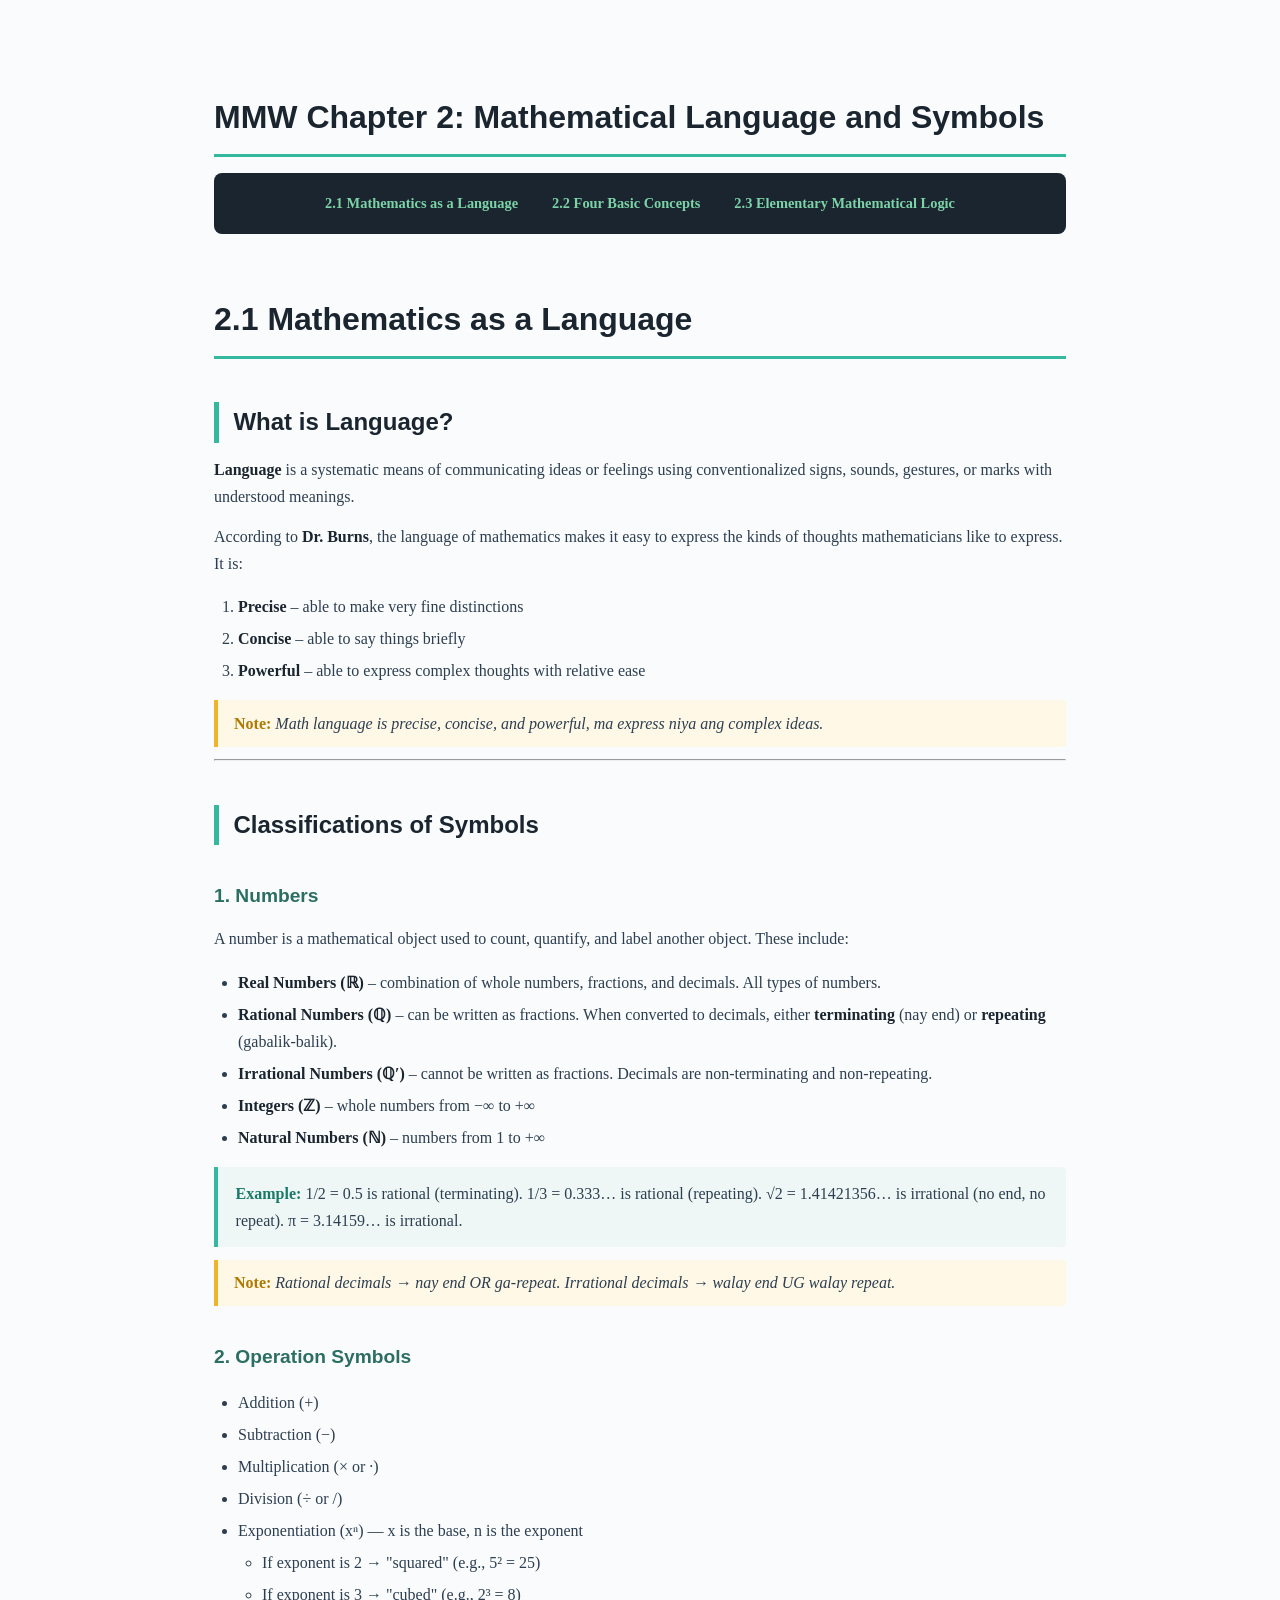
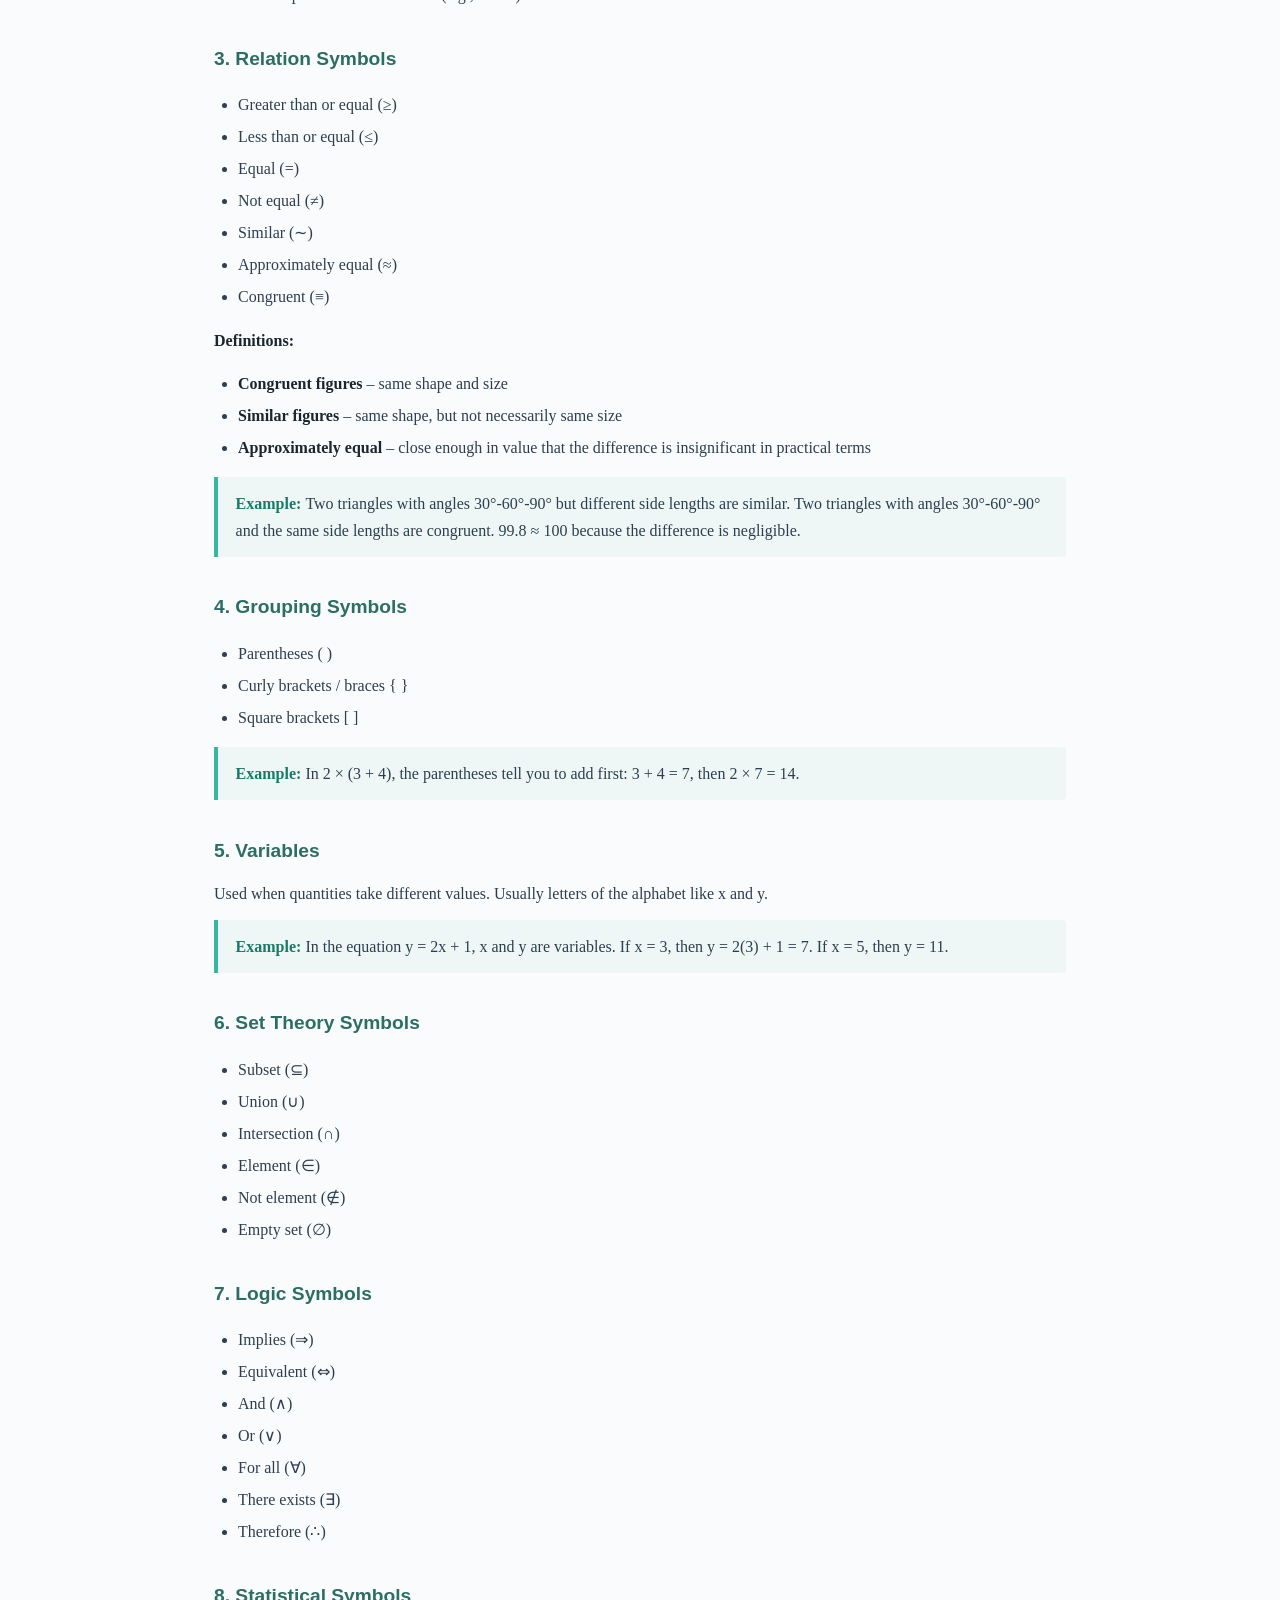
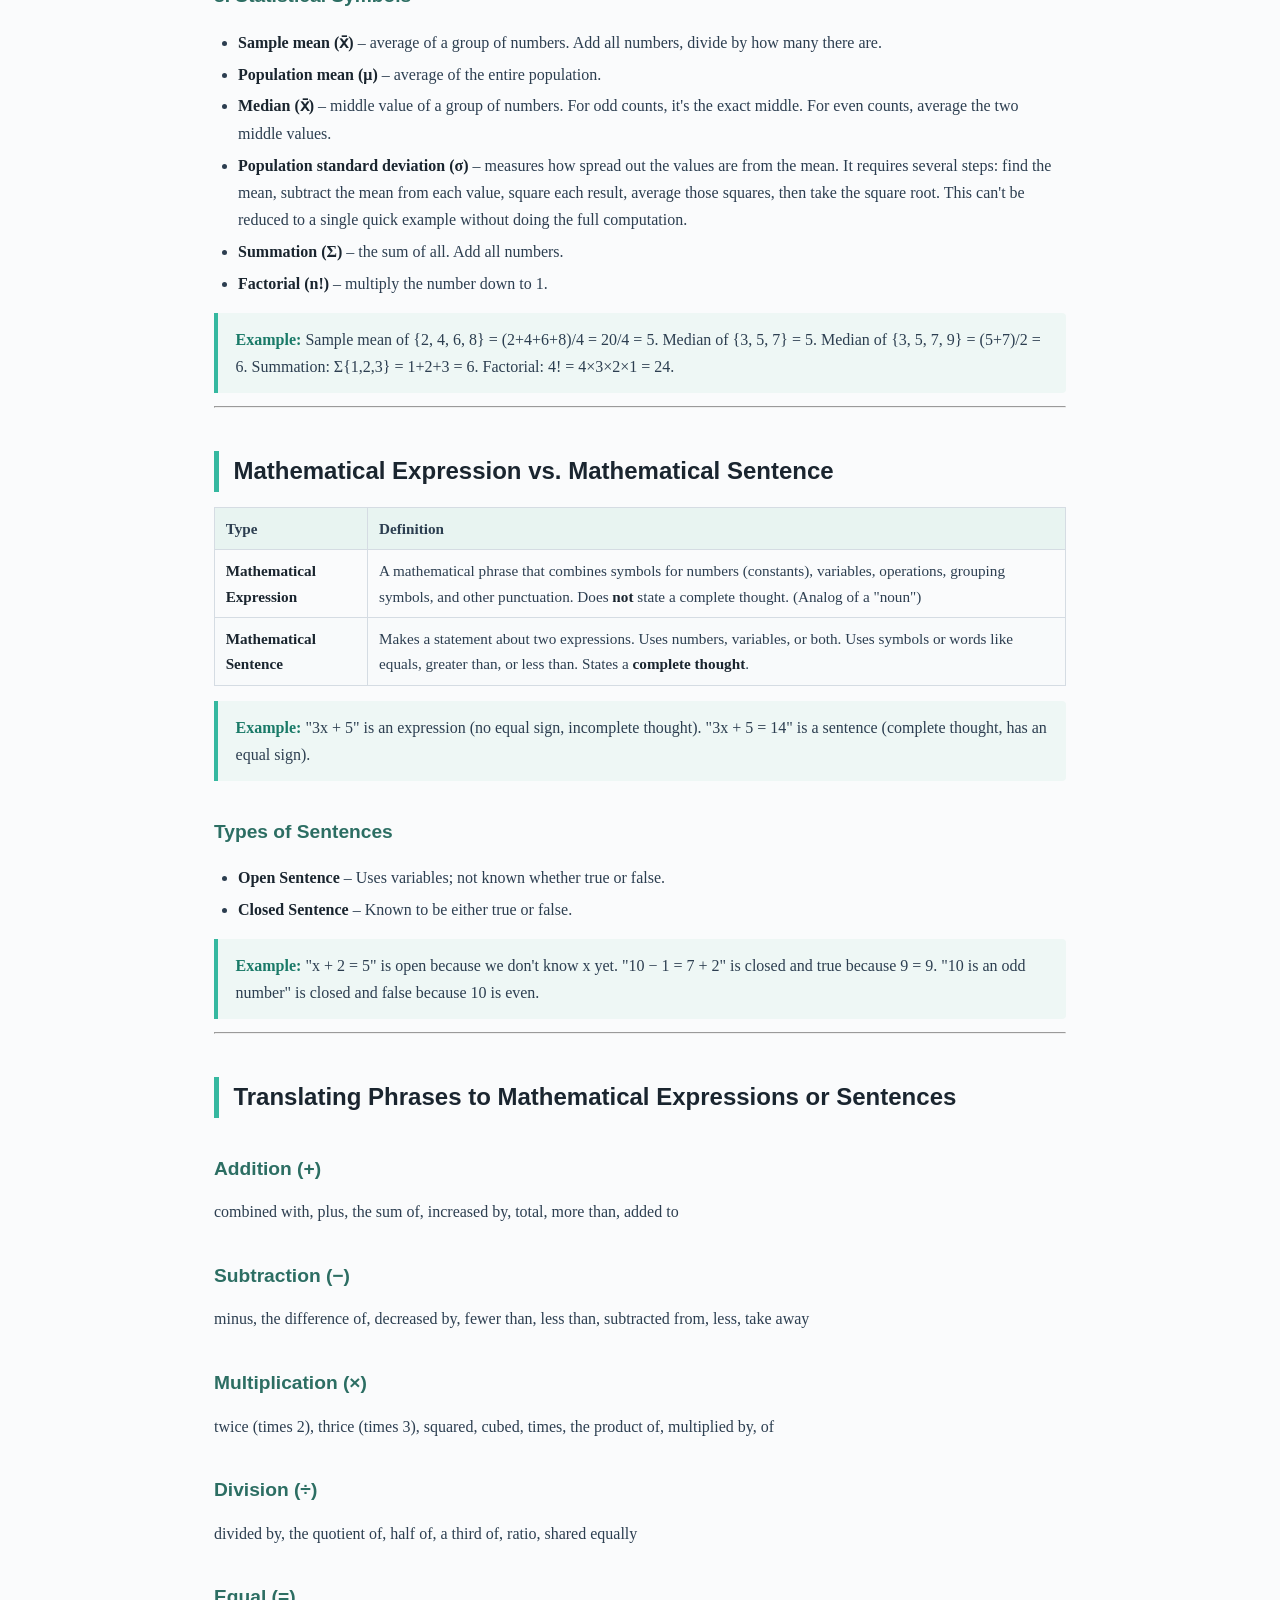
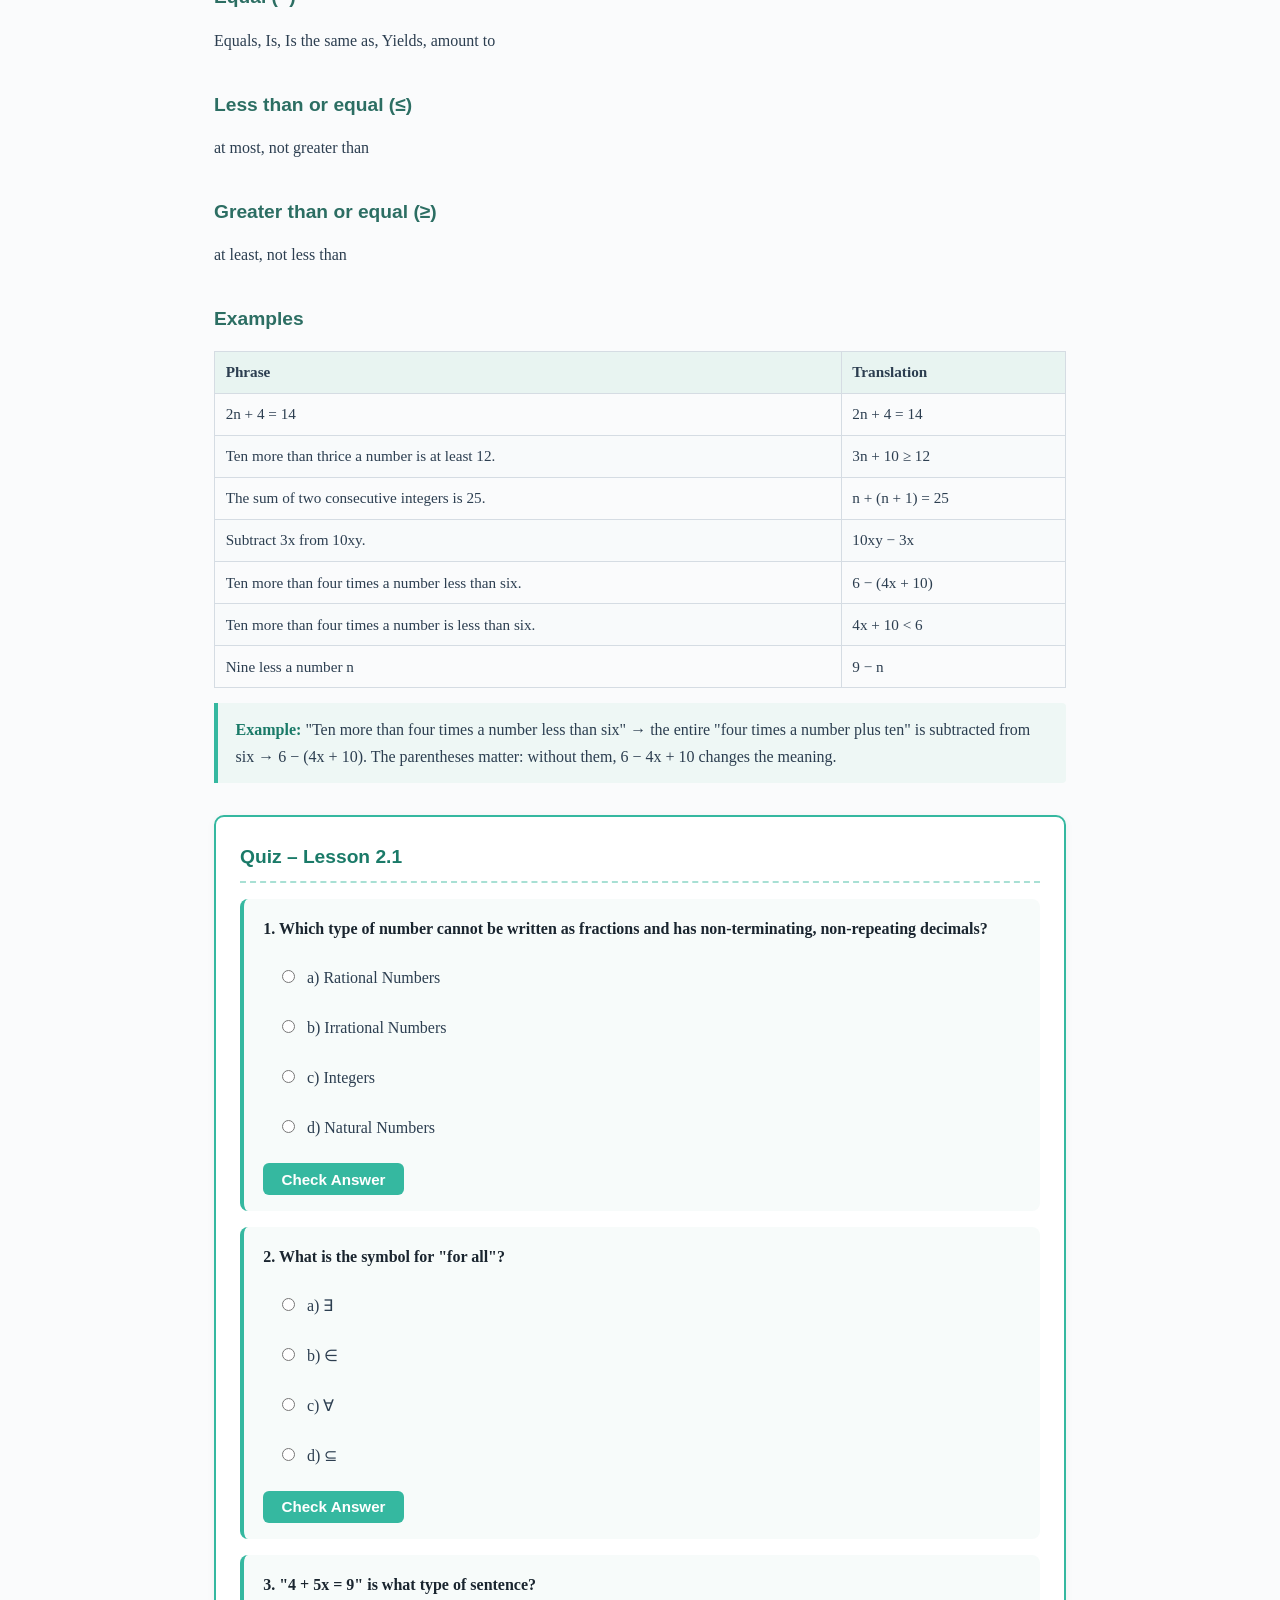
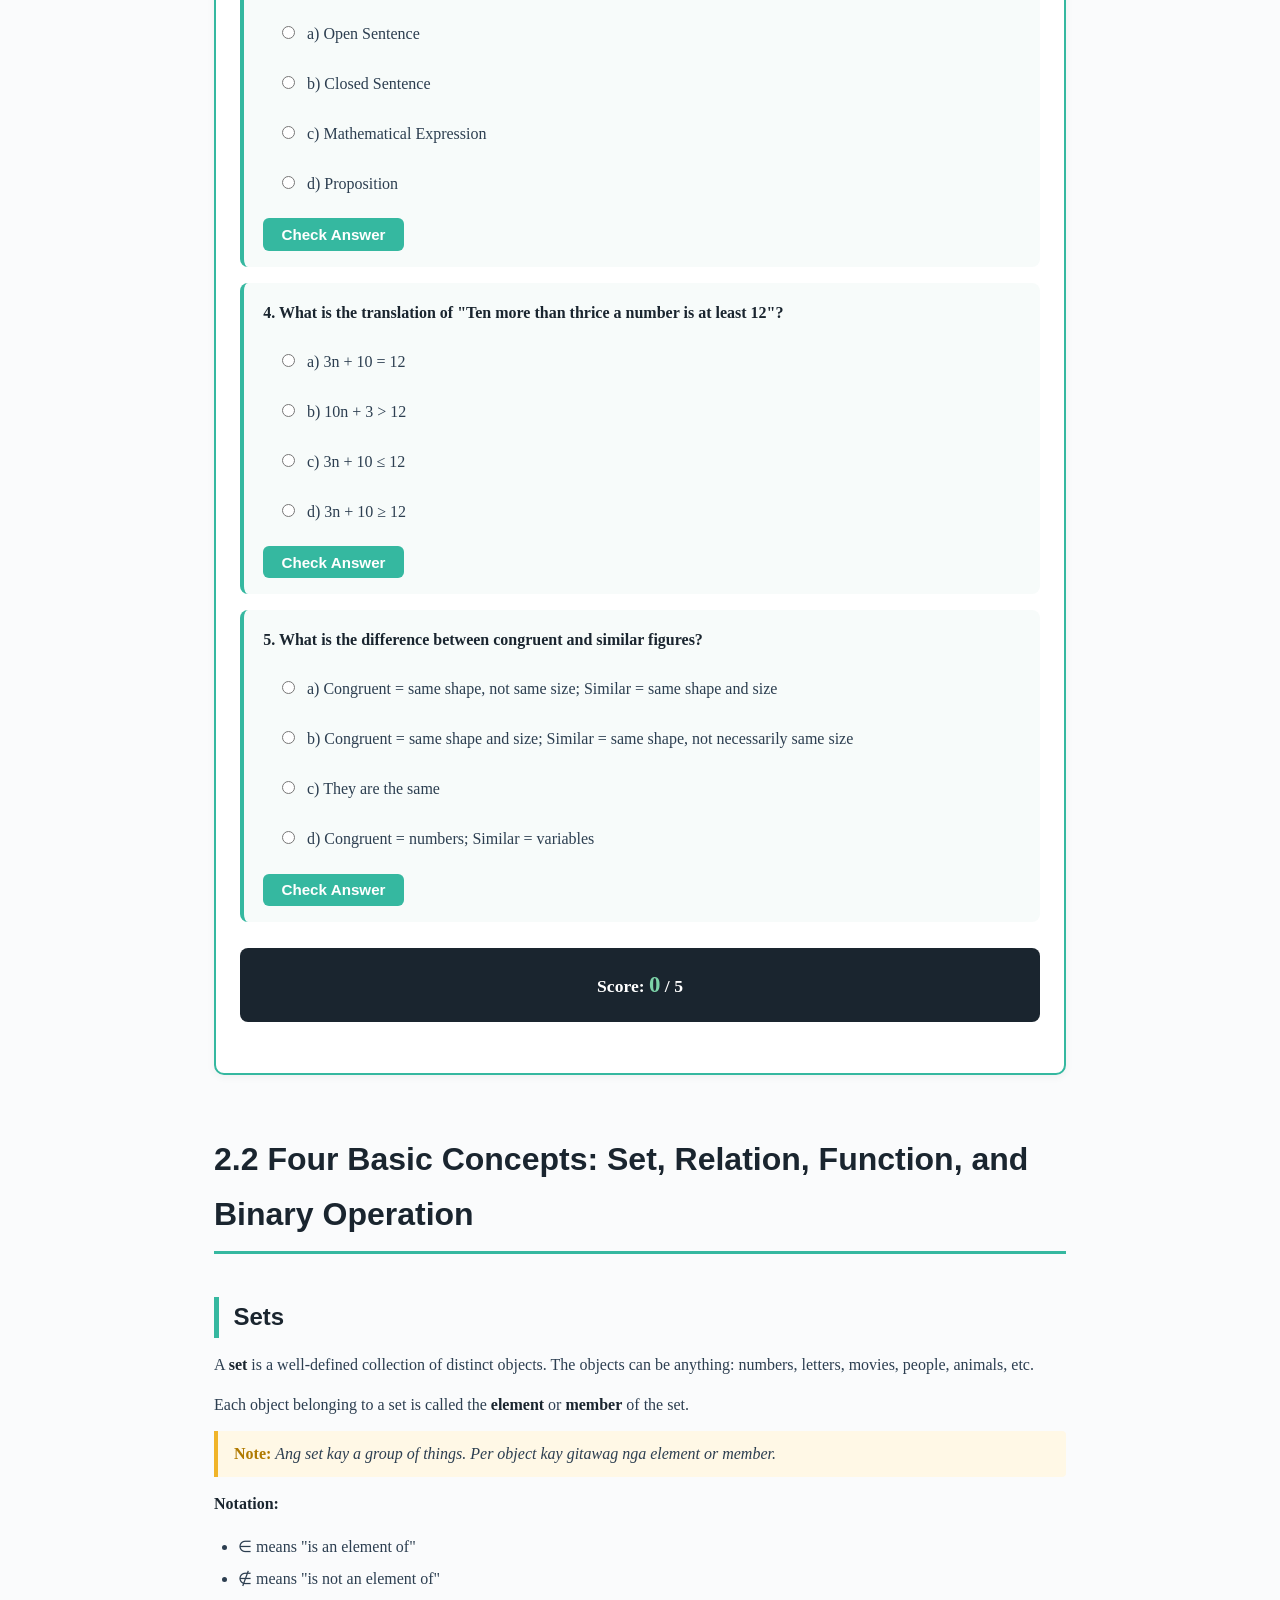
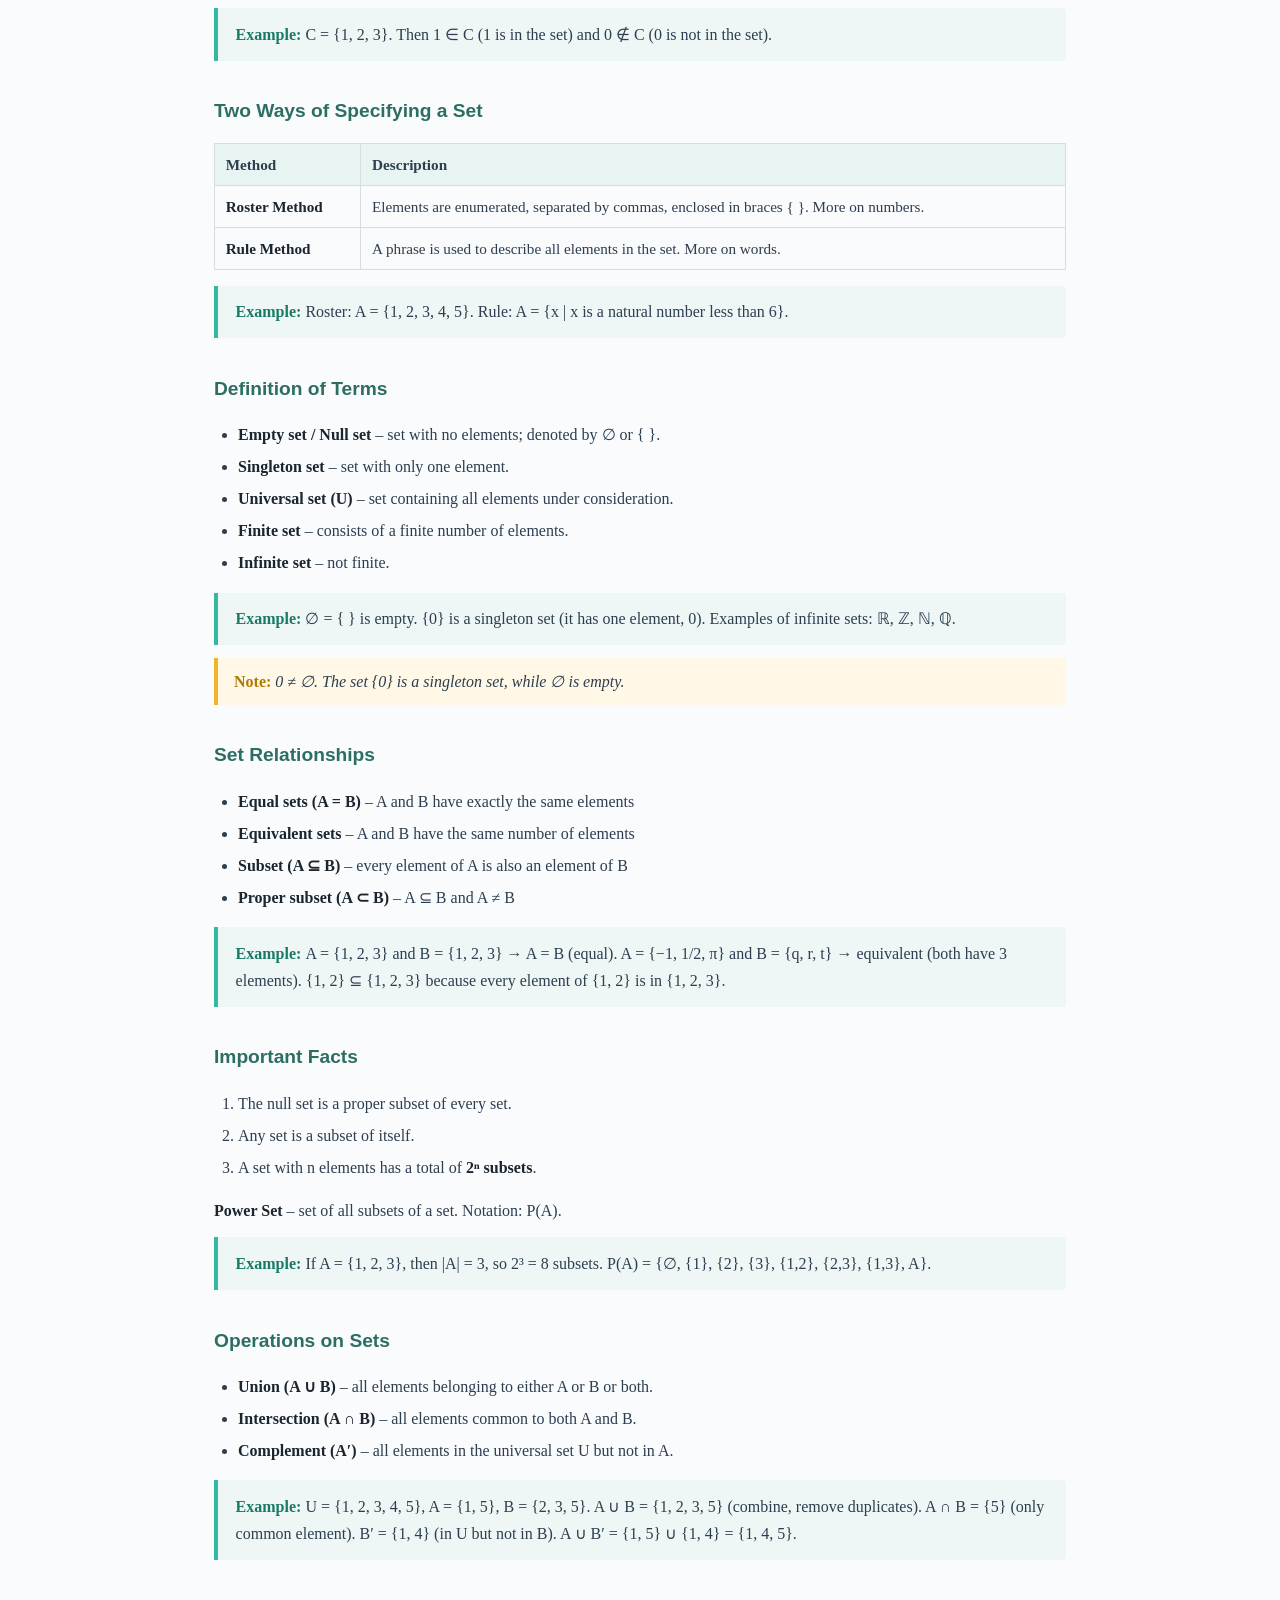
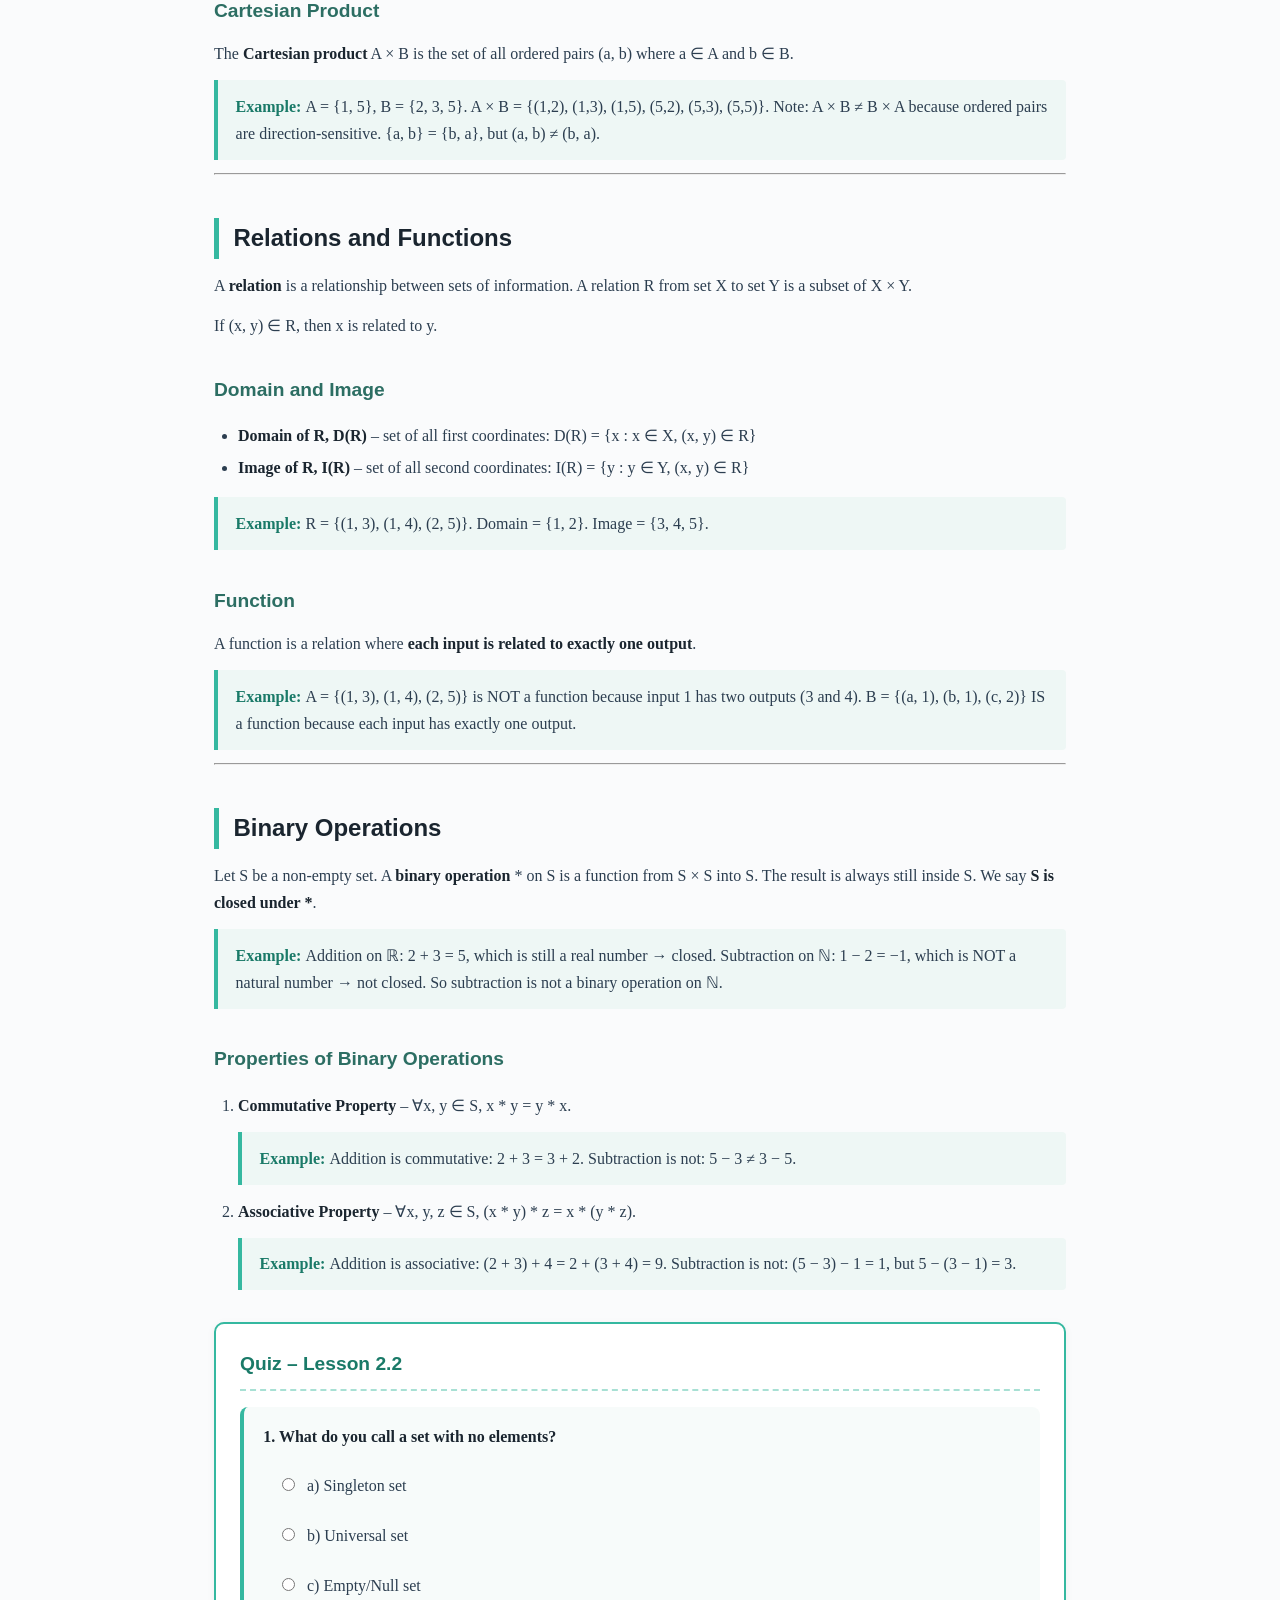
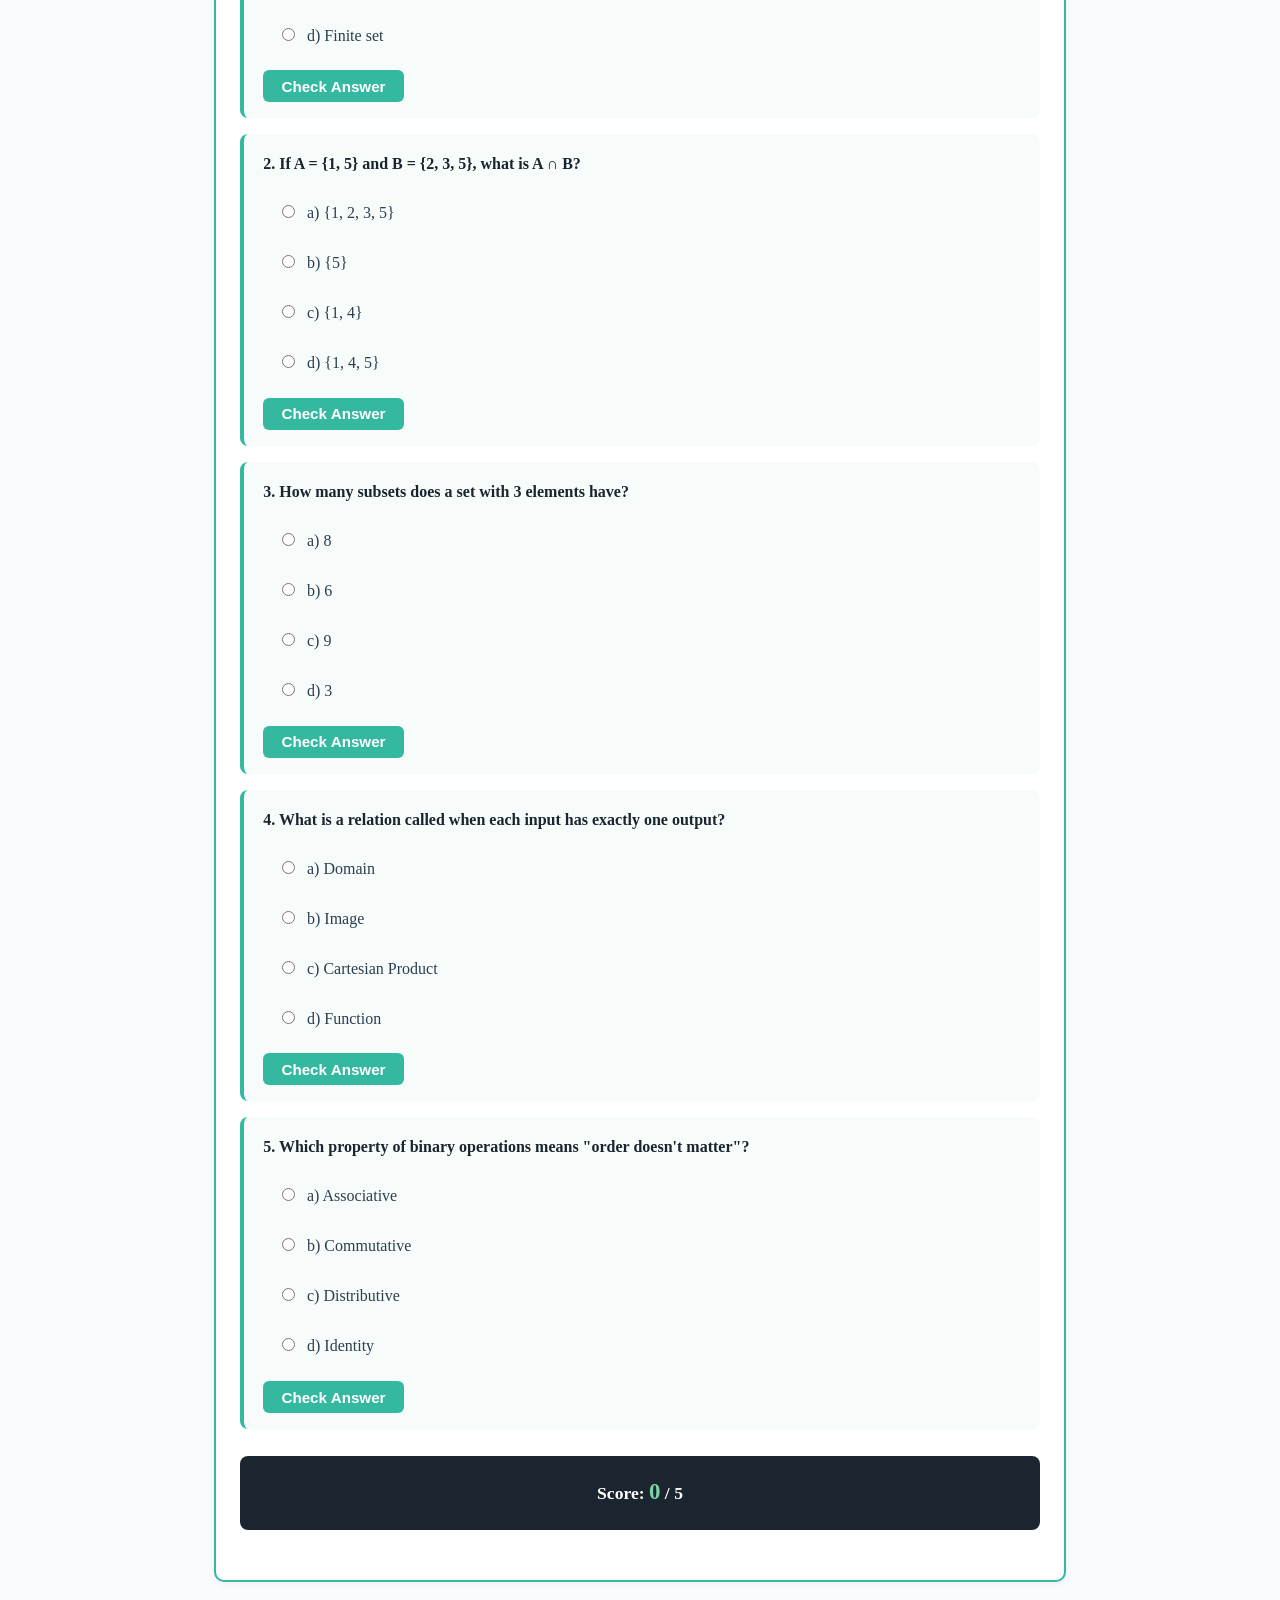
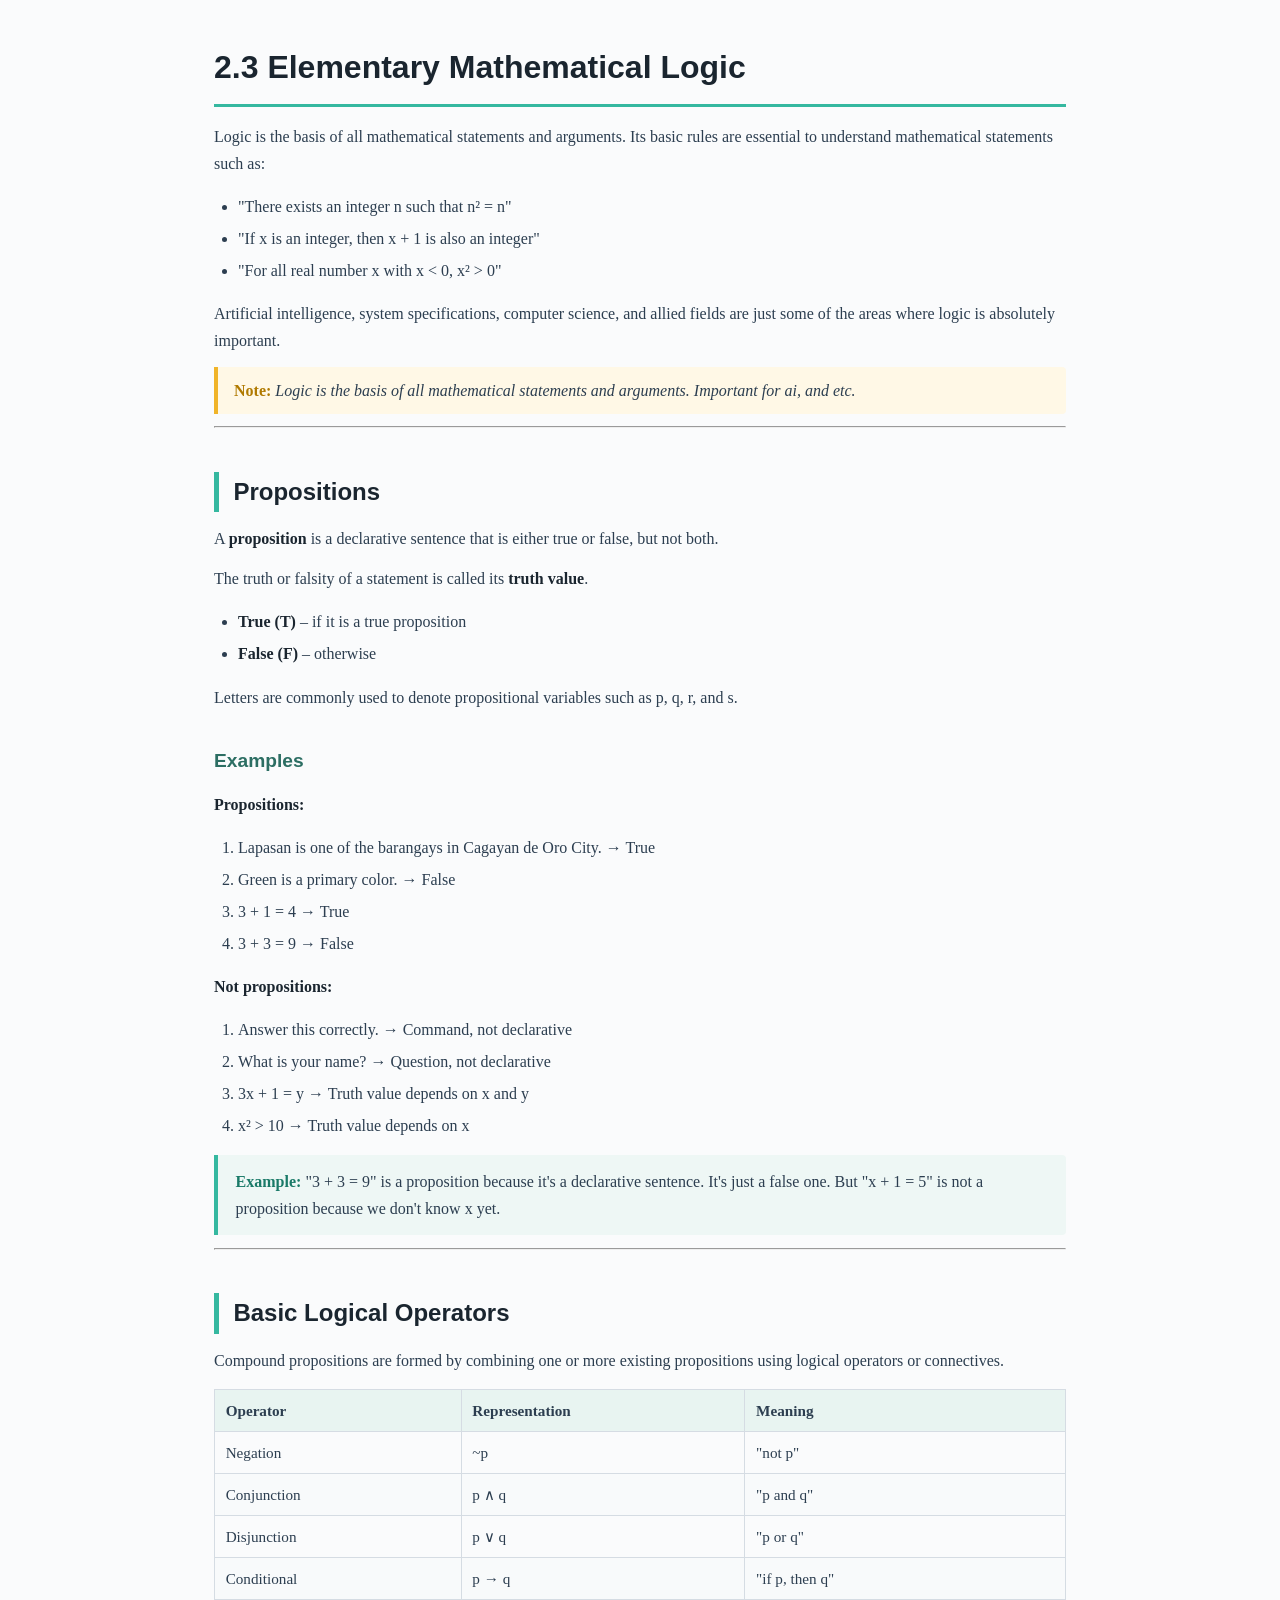
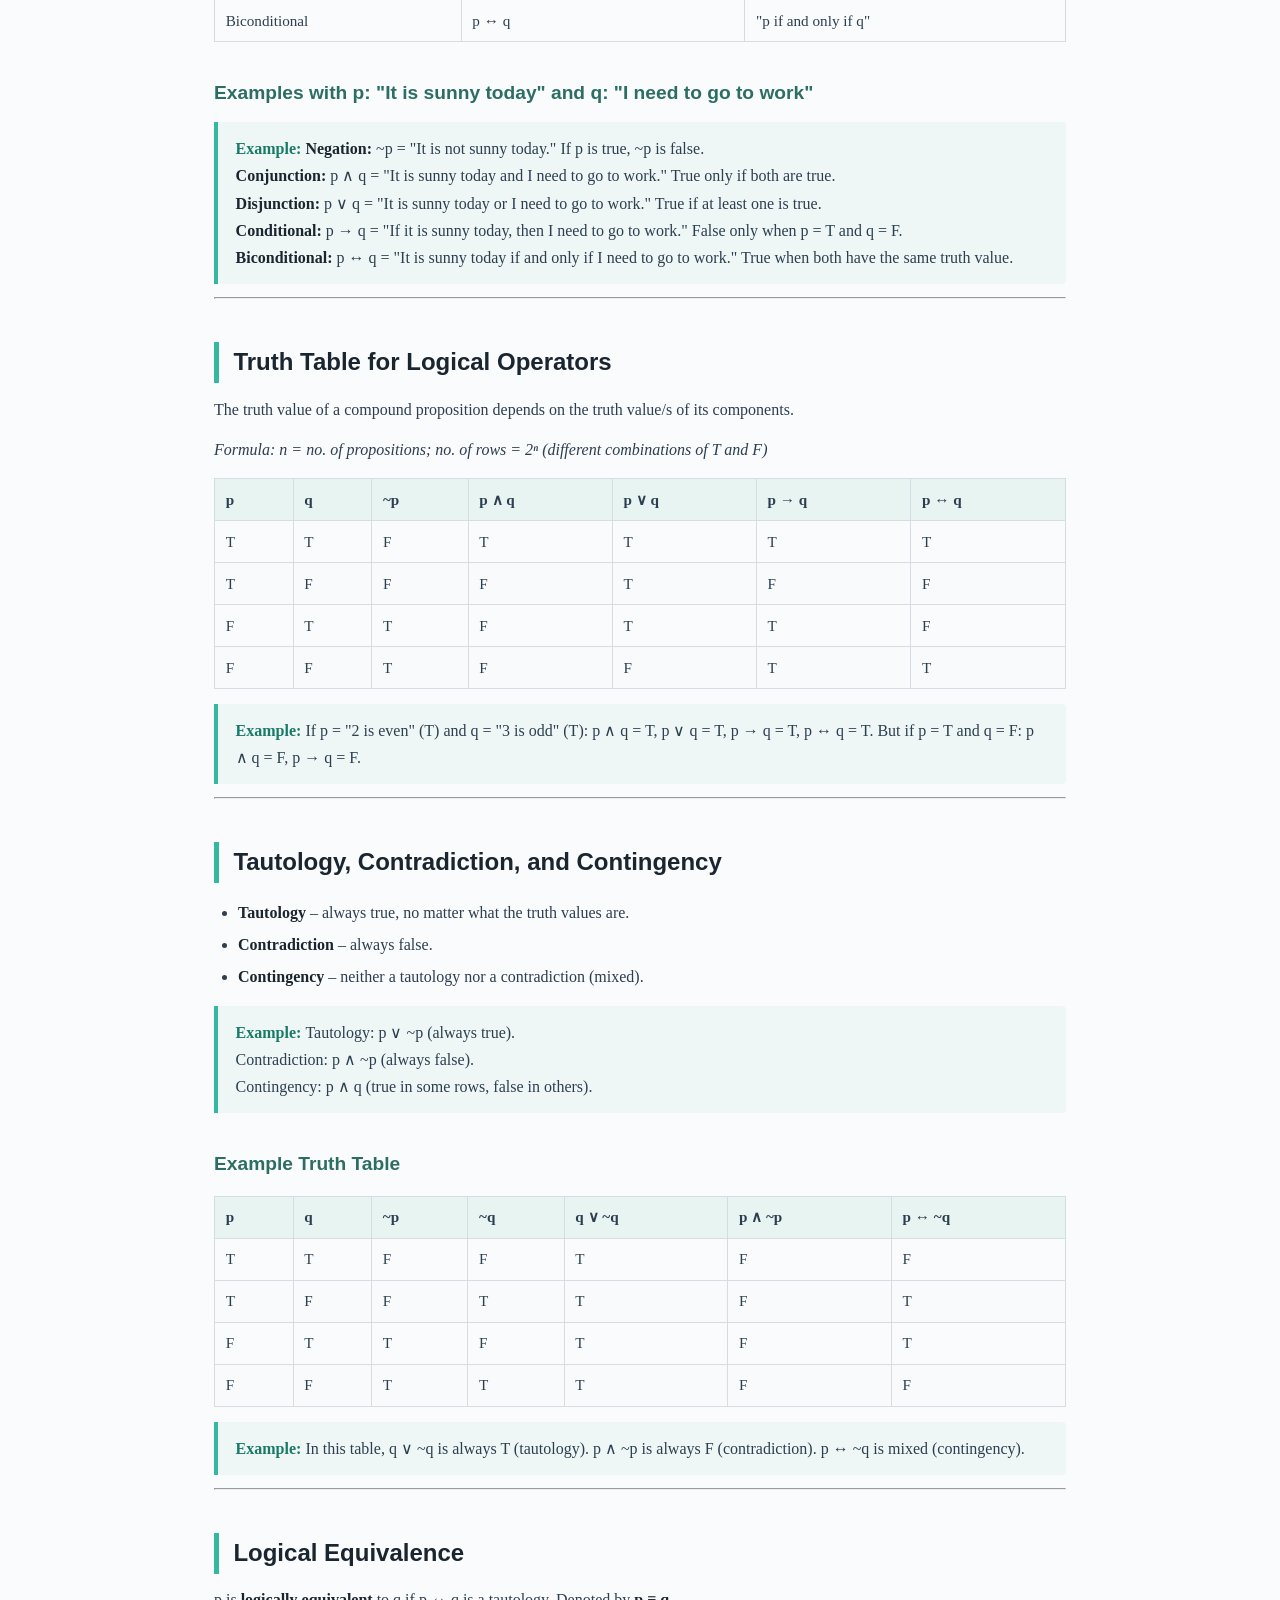
<file: school/mmw/chapter2.html>
<!DOCTYPE html>
<html>
<head>
<meta name="viewport" content="width=device-width, initial-scale=1.0">
<title>mmw chapter 2 notes bai</title>
<style>
  * { box-sizing: border-box; }
  body {
    font-family: Georgia, Cambria, serif;
    font-size: 16px;
    line-height: 1.7;
    color: #2c3e50;
    max-width: 900px;
    margin: 0 auto;
    padding: 2rem 1.5rem;
    background: #fafbfc;
  }
  h1, h2, h3, h4 {
    font-family: "Segoe UI", "Helvetica Neue", Arial, sans-serif;
    font-weight: 700;
    color: #1a252f;
    margin-top: 1.8em;
    margin-bottom: 0.5em;
  }
  h1 {
    font-size: 2em;
    border-bottom: 3px solid #35b8a0;
    padding-bottom: 0.3em;
  }
  h2 {
    font-size: 1.5em;
    border-left: 5px solid #35b8a0;
    padding-left: 0.6em;
  }
  h3 { font-size: 1.2em; color: #2c6e63; }
  h4 { font-size: 1.05em; color: #3a5a55; }
  p { margin: 0.8em 0; }
  ul, ol { padding-left: 1.5em; }
  li { margin: 0.3em 0; }
  strong { color: #1a252f; }
  code {
    font-family: "Consolas", "Monaco", monospace;
    background: #eef3f7;
    padding: 0.15em 0.4em;
    border-radius: 3px;
    font-size: 0.95em;
  }
  blockquote {
    border-left: 4px solid #a0aabf;
    padding-left: 1em;
    margin: 1em 0;
    font-style: italic;
    color: #555;
    background: #f4f6f8;
    padding: 0.8em 1em;
    border-radius: 0 4px 4px 0;
  }
  table {
    border-collapse: collapse;
    width: 100%;
    margin: 1em 0;
    font-size: 0.95em;
  }
  th, td {
    border: 1px solid #d5dce3;
    padding: 0.5em 0.7em;
    text-align: left;
  }
  th {
    background: #e8f4f1;
    font-weight: 700;
  }
  tr:nth-child(even) { background: #f8fafb; }
  .note {
    background: #fff8e6;
    border-left: 4px solid #f0b429;
    padding: 0.6em 1em;
    margin: 0.8em 0;
    border-radius: 0 4px 4px 0;
    font-style: italic;
  }
  .note::before {
    content: "Note: ";
    font-weight: 700;
    font-style: normal;
    color: #b07a00;
  }
  .example-box {
    background: #eef7f5;
    border-left: 4px solid #35b8a0;
    padding: 0.8em 1.1em;
    margin: 0.8em 0;
    border-radius: 0 4px 4px 0;
  }
  .example-box::before {
    content: "Example: ";
    font-weight: 700;
    color: #1a7a68;
  }

  .quiz-section {
    background: #fff;
    border: 2px solid #35b8a0;
    border-radius: 10px;
    padding: 1.5em;
    margin: 2em 0;
    box-shadow: 0 2px 8px rgba(0,0,0,0.05);
  }
  .quiz-section h3 {
    margin-top: 0;
    color: #1a7a68;
    border-bottom: 2px dashed #a8e0d4;
    padding-bottom: 0.4em;
  }
  .question {
    background: #f7fbfa;
    border-radius: 8px;
    padding: 1em 1.2em;
    margin: 1em 0;
    border-left: 4px solid #35b8a0;
  }
  .question p {
    margin-top: 0;
    font-weight: 600;
    color: #1a252f;
  }
  .options label {
    display: block;
    padding: 0.5em 0.8em;
    margin: 0.3em 0;
    border-radius: 6px;
    cursor: pointer;
    transition: background 0.2s;
    border: 1px solid transparent;
  }
  .options label:hover {
    background: #e8f4f1;
    border-color: #a8e0d4;
  }
  .options input[type="radio"] {
    margin-right: 0.6em;
  }
  .check-btn {
    background: #35b8a0;
    color: white;
    border: none;
    padding: 0.5em 1.2em;
    border-radius: 6px;
    cursor: pointer;
    font-size: 0.95em;
    font-weight: 600;
    margin-top: 0.5em;
    transition: background 0.2s;
  }
  .check-btn:hover { background: #2a9680; }
  .feedback {
    margin-top: 0.8em;
    padding: 0.6em 1em;
    border-radius: 6px;
    font-weight: 600;
    display: none;
  }
  .feedback.correct {
    background: #d4f5e9;
    color: #1a7a3a;
    border: 1px solid #7dd3a8;
  }
  .feedback.wrong {
    background: #fde8e8;
    color: #b03030;
    border: 1px solid #f5a3a3;
  }
  .feedback.show { display: block; }

  .score-box {
    background: #1a252f;
    color: #fff;
    padding: 1em 1.5em;
    border-radius: 8px;
    text-align: center;
    font-size: 1.1em;
    margin: 1.5em 0;
    font-weight: 600;
  }
  .score-box span { color: #7dd3a8; font-size: 1.3em; }

  .nav {
    background: #1a252f;
    padding: 0.8em 1em;
    border-radius: 8px;
    margin-bottom: 2em;
    display: flex;
    flex-wrap: wrap;
    gap: 0.5em;
    justify-content: center;
  }
  .nav a {
    color: #7dd3a8;
    text-decoration: none;
    padding: 0.4em 0.9em;
    border-radius: 5px;
    font-weight: 600;
    font-size: 0.9em;
    transition: background 0.2s;
  }
  .nav a:hover { background: #35b8a0; color: #fff; }

  .top-btn {
    position: fixed;
    bottom: 1.5rem;
    right: 1.5rem;
    background: #35b8a0;
    color: white;
    border: none;
    width: 48px;
    height: 48px;
    border-radius: 50%;
    font-size: 1.3em;
    cursor: pointer;
    box-shadow: 0 3px 10px rgba(0,0,0,0.2);
    display: none;
  }
  .top-btn.show { display: block; }

  @media (max-width: 600px) {
    body { padding: 1rem; font-size: 15px; }
    h1 { font-size: 1.5em; }
    h2 { font-size: 1.25em; }
  }
</style>
</head>
<body>

<h1>MMW Chapter 2: Mathematical Language and Symbols</h1>

<div class="nav">
  <a href="#lesson21">2.1 Mathematics as a Language</a>
  <a href="#lesson22">2.2 Four Basic Concepts</a>
  <a href="#lesson23">2.3 Elementary Mathematical Logic</a>
</div>

<h1 id="lesson21">2.1 Mathematics as a Language</h1>

<h2>What is Language?</h2>
<p><strong>Language</strong> is a systematic means of communicating ideas or feelings using conventionalized signs, sounds, gestures, or marks with understood meanings.</p>
<p>According to <strong>Dr. Burns</strong>, the language of mathematics makes it easy to express the kinds of thoughts mathematicians like to express. It is:</p>
<ol>
  <li><strong>Precise</strong> – able to make very fine distinctions</li>
  <li><strong>Concise</strong> – able to say things briefly</li>
  <li><strong>Powerful</strong> – able to express complex thoughts with relative ease</li>
</ol>
<div class="note">Math language is precise, concise, and powerful, ma express niya ang complex ideas.</div>

<hr>

<h2>Classifications of Symbols</h2>

<h3>1. Numbers</h3>
<p>A number is a mathematical object used to count, quantify, and label another object. These include:</p>
<ul>
  <li><strong>Real Numbers (ℝ)</strong> – combination of whole numbers, fractions, and decimals. All types of numbers.</li>
  <li><strong>Rational Numbers (ℚ)</strong> – can be written as fractions. When converted to decimals, either <strong>terminating</strong> (nay end) or <strong>repeating</strong> (gabalik-balik).</li>
  <li><strong>Irrational Numbers (ℚ′)</strong> – cannot be written as fractions. Decimals are non-terminating and non-repeating.</li>
  <li><strong>Integers (ℤ)</strong> – whole numbers from −∞ to +∞</li>
  <li><strong>Natural Numbers (ℕ)</strong> – numbers from 1 to +∞</li>
</ul>
<div class="example-box">1/2 = 0.5 is rational (terminating). 1/3 = 0.333… is rational (repeating). √2 = 1.41421356… is irrational (no end, no repeat). π = 3.14159… is irrational.</div>
<div class="note">Rational decimals → nay end OR ga-repeat. Irrational decimals → walay end UG walay repeat.</div>

<h3>2. Operation Symbols</h3>
<ul>
  <li>Addition (+)</li>
  <li>Subtraction (−)</li>
  <li>Multiplication (× or ·)</li>
  <li>Division (÷ or /)</li>
  <li>Exponentiation (xⁿ) — x is the base, n is the exponent
    <ul>
      <li>If exponent is 2 → "squared" (e.g., 5² = 25)</li>
      <li>If exponent is 3 → "cubed" (e.g., 2³ = 8)</li>
    </ul>
  </li>
</ul>

<h3>3. Relation Symbols</h3>
<ul>
  <li>Greater than or equal (≥)</li>
  <li>Less than or equal (≤)</li>
  <li>Equal (=)</li>
  <li>Not equal (≠)</li>
  <li>Similar (∼)</li>
  <li>Approximately equal (≈)</li>
  <li>Congruent (≡)</li>
</ul>
<p><strong>Definitions:</strong></p>
<ul>
  <li><strong>Congruent figures</strong> – same shape and size</li>
  <li><strong>Similar figures</strong> – same shape, but not necessarily same size</li>
  <li><strong>Approximately equal</strong> – close enough in value that the difference is insignificant in practical terms</li>
</ul>
<div class="example-box">Two triangles with angles 30°-60°-90° but different side lengths are similar. Two triangles with angles 30°-60°-90° and the same side lengths are congruent. 99.8 ≈ 100 because the difference is negligible.</div>

<h3>4. Grouping Symbols</h3>
<ul>
  <li>Parentheses ( )</li>
  <li>Curly brackets / braces { }</li>
  <li>Square brackets [ ]</li>
</ul>
<div class="example-box">In 2 × (3 + 4), the parentheses tell you to add first: 3 + 4 = 7, then 2 × 7 = 14.</div>

<h3>5. Variables</h3>
<p>Used when quantities take different values. Usually letters of the alphabet like x and y.</p>
<div class="example-box">In the equation y = 2x + 1, x and y are variables. If x = 3, then y = 2(3) + 1 = 7. If x = 5, then y = 11.</div>

<h3>6. Set Theory Symbols</h3>
<ul>
  <li>Subset (⊆)</li>
  <li>Union (∪)</li>
  <li>Intersection (∩)</li>
  <li>Element (∈)</li>
  <li>Not element (∉)</li>
  <li>Empty set (∅)</li>
</ul>

<h3>7. Logic Symbols</h3>
<ul>
  <li>Implies (⇒)</li>
  <li>Equivalent (⇔)</li>
  <li>And (∧)</li>
  <li>Or (∨)</li>
  <li>For all (∀)</li>
  <li>There exists (∃)</li>
  <li>Therefore (∴)</li>
</ul>

<h3>8. Statistical Symbols</h3>
<ul>
  <li><strong>Sample mean (x̄)</strong> – average of a group of numbers. Add all numbers, divide by how many there are.</li>
  <li><strong>Population mean (μ)</strong> – average of the entire population.</li>
  <li><strong>Median (x̄)</strong> – middle value of a group of numbers. For odd counts, it's the exact middle. For even counts, average the two middle values.</li>
  <li><strong>Population standard deviation (σ)</strong> – measures how spread out the values are from the mean. It requires several steps: find the mean, subtract the mean from each value, square each result, average those squares, then take the square root. This can't be reduced to a single quick example without doing the full computation.</li>
  <li><strong>Summation (Σ)</strong> – the sum of all. Add all numbers.</li>
  <li><strong>Factorial (n!)</strong> – multiply the number down to 1.</li>
</ul>
<div class="example-box">Sample mean of {2, 4, 6, 8} = (2+4+6+8)/4 = 20/4 = 5. Median of {3, 5, 7} = 5. Median of {3, 5, 7, 9} = (5+7)/2 = 6. Summation: Σ{1,2,3} = 1+2+3 = 6. Factorial: 4! = 4×3×2×1 = 24.</div>

<hr>

<h2>Mathematical Expression vs. Mathematical Sentence</h2>
<table>
  <thead>
    <tr><th>Type</th><th>Definition</th></tr>
  </thead>
  <tbody>
    <tr>
      <td><strong>Mathematical Expression</strong></td>
      <td>A mathematical phrase that combines symbols for numbers (constants), variables, operations, grouping symbols, and other punctuation. Does <strong>not</strong> state a complete thought. (Analog of a "noun")</td>
    </tr>
    <tr>
      <td><strong>Mathematical Sentence</strong></td>
      <td>Makes a statement about two expressions. Uses numbers, variables, or both. Uses symbols or words like equals, greater than, or less than. States a <strong>complete thought</strong>.</td>
    </tr>
  </tbody>
</table>
<div class="example-box">"3x + 5" is an expression (no equal sign, incomplete thought). "3x + 5 = 14" is a sentence (complete thought, has an equal sign).</div>

<h3>Types of Sentences</h3>
<ul>
  <li><strong>Open Sentence</strong> – Uses variables; not known whether true or false.</li>
  <li><strong>Closed Sentence</strong> – Known to be either true or false.</li>
</ul>
<div class="example-box">"x + 2 = 5" is open because we don't know x yet. "10 − 1 = 7 + 2" is closed and true because 9 = 9. "10 is an odd number" is closed and false because 10 is even.</div>

<hr>

<h2>Translating Phrases to Mathematical Expressions or Sentences</h2>

<h3>Addition (+)</h3>
<p>combined with, plus, the sum of, increased by, total, more than, added to</p>
<h3>Subtraction (−)</h3>
<p>minus, the difference of, decreased by, fewer than, less than, subtracted from, less, take away</p>
<h3>Multiplication (×)</h3>
<p>twice (times 2), thrice (times 3), squared, cubed, times, the product of, multiplied by, of</p>
<h3>Division (÷)</h3>
<p>divided by, the quotient of, half of, a third of, ratio, shared equally</p>
<h3>Equal (=)</h3>
<p>Equals, Is, Is the same as, Yields, amount to</p>
<h3>Less than or equal (≤)</h3>
<p>at most, not greater than</p>
<h3>Greater than or equal (≥)</h3>
<p>at least, not less than</p>

<h3>Examples</h3>
<table>
  <thead><tr><th>Phrase</th><th>Translation</th></tr></thead>
  <tbody>
    <tr><td>2n + 4 = 14</td><td>2n + 4 = 14</td></tr>
    <tr><td>Ten more than thrice a number is at least 12.</td><td>3n + 10 ≥ 12</td></tr>
    <tr><td>The sum of two consecutive integers is 25.</td><td>n + (n + 1) = 25</td></tr>
    <tr><td>Subtract 3x from 10xy.</td><td>10xy − 3x</td></tr>
    <tr><td>Ten more than four times a number less than six.</td><td>6 − (4x + 10)</td></tr>
    <tr><td>Ten more than four times a number is less than six.</td><td>4x + 10 &lt; 6</td></tr>
    <tr><td>Nine less a number n</td><td>9 − n</td></tr>
  </tbody>
</table>
<div class="example-box">"Ten more than four times a number less than six" → the entire "four times a number plus ten" is subtracted from six → 6 − (4x + 10). The parentheses matter: without them, 6 − 4x + 10 changes the meaning.</div>

<div class="quiz-section">
  <h3>Quiz – Lesson 2.1</h3>

  <div class="question" data-answer="b">
    <p>1. Which type of number cannot be written as fractions and has non-terminating, non-repeating decimals?</p>
    <div class="options">
      <label><input type="radio" name="q1" value="a"> a) Rational Numbers</label>
      <label><input type="radio" name="q1" value="b"> b) Irrational Numbers</label>
      <label><input type="radio" name="q1" value="c"> c) Integers</label>
      <label><input type="radio" name="q1" value="d"> d) Natural Numbers</label>
    </div>
    <button class="check-btn" onclick="checkAnswer(this)">Check Answer</button>
    <div class="feedback"></div>
  </div>

  <div class="question" data-answer="c">
    <p>2. What is the symbol for "for all"?</p>
    <div class="options">
      <label><input type="radio" name="q2" value="a"> a) ∃</label>
      <label><input type="radio" name="q2" value="b"> b) ∈</label>
      <label><input type="radio" name="q2" value="c"> c) ∀</label>
      <label><input type="radio" name="q2" value="d"> d) ⊆</label>
    </div>
    <button class="check-btn" onclick="checkAnswer(this)">Check Answer</button>
    <div class="feedback"></div>
  </div>

  <div class="question" data-answer="a">
    <p>3. "4 + 5x = 9" is what type of sentence?</p>
    <div class="options">
      <label><input type="radio" name="q3" value="a"> a) Open Sentence</label>
      <label><input type="radio" name="q3" value="b"> b) Closed Sentence</label>
      <label><input type="radio" name="q3" value="c"> c) Mathematical Expression</label>
      <label><input type="radio" name="q3" value="d"> d) Proposition</label>
    </div>
    <button class="check-btn" onclick="checkAnswer(this)">Check Answer</button>
    <div class="feedback"></div>
  </div>

  <div class="question" data-answer="d">
    <p>4. What is the translation of "Ten more than thrice a number is at least 12"?</p>
    <div class="options">
      <label><input type="radio" name="q4" value="a"> a) 3n + 10 = 12</label>
      <label><input type="radio" name="q4" value="b"> b) 10n + 3 &gt; 12</label>
      <label><input type="radio" name="q4" value="c"> c) 3n + 10 ≤ 12</label>
      <label><input type="radio" name="q4" value="d"> d) 3n + 10 ≥ 12</label>
    </div>
    <button class="check-btn" onclick="checkAnswer(this)">Check Answer</button>
    <div class="feedback"></div>
  </div>

  <div class="question" data-answer="b">
    <p>5. What is the difference between congruent and similar figures?</p>
    <div class="options">
      <label><input type="radio" name="q5" value="a"> a) Congruent = same shape, not same size; Similar = same shape and size</label>
      <label><input type="radio" name="q5" value="b"> b) Congruent = same shape and size; Similar = same shape, not necessarily same size</label>
      <label><input type="radio" name="q5" value="c"> c) They are the same</label>
      <label><input type="radio" name="q5" value="d"> d) Congruent = numbers; Similar = variables</label>
    </div>
    <button class="check-btn" onclick="checkAnswer(this)">Check Answer</button>
    <div class="feedback"></div>
  </div>

  <div class="score-box">Score: <span id="score21">0</span> / 5</div>
</div>

<h1 id="lesson22">2.2 Four Basic Concepts: Set, Relation, Function, and Binary Operation</h1>

<h2>Sets</h2>
<p>A <strong>set</strong> is a well-defined collection of distinct objects. The objects can be anything: numbers, letters, movies, people, animals, etc.</p>
<p>Each object belonging to a set is called the <strong>element</strong> or <strong>member</strong> of the set.</p>
<div class="note">Ang set kay a group of things. Per object kay gitawag nga element or member.</div>

<p><strong>Notation:</strong></p>
<ul>
  <li>∈ means "is an element of"</li>
  <li>∉ means "is not an element of"</li>
</ul>
<div class="example-box">C = {1, 2, 3}. Then 1 ∈ C (1 is in the set) and 0 ∉ C (0 is not in the set).</div>

<h3>Two Ways of Specifying a Set</h3>
<table>
  <thead><tr><th>Method</th><th>Description</th></tr></thead>
  <tbody>
    <tr><td><strong>Roster Method</strong></td><td>Elements are enumerated, separated by commas, enclosed in braces { }. More on numbers.</td></tr>
    <tr><td><strong>Rule Method</strong></td><td>A phrase is used to describe all elements in the set. More on words.</td></tr>
  </tbody>
</table>
<div class="example-box">Roster: A = {1, 2, 3, 4, 5}. Rule: A = {x | x is a natural number less than 6}.</div>

<h3>Definition of Terms</h3>
<ul>
  <li><strong>Empty set / Null set</strong> – set with no elements; denoted by ∅ or { }.</li>
  <li><strong>Singleton set</strong> – set with only one element.</li>
  <li><strong>Universal set (U)</strong> – set containing all elements under consideration.</li>
  <li><strong>Finite set</strong> – consists of a finite number of elements.</li>
  <li><strong>Infinite set</strong> – not finite.</li>
</ul>
<div class="example-box">∅ = { } is empty. {0} is a singleton set (it has one element, 0). Examples of infinite sets: ℝ, ℤ, ℕ, ℚ.</div>
<div class="note">0 ≠ ∅. The set {0} is a singleton set, while ∅ is empty.</div>

<h3>Set Relationships</h3>
<ul>
  <li><strong>Equal sets (A = B)</strong> – A and B have exactly the same elements</li>
  <li><strong>Equivalent sets</strong> – A and B have the same number of elements</li>
  <li><strong>Subset (A ⊆ B)</strong> – every element of A is also an element of B</li>
  <li><strong>Proper subset (A ⊂ B)</strong> – A ⊆ B and A ≠ B</li>
</ul>
<div class="example-box">A = {1, 2, 3} and B = {1, 2, 3} → A = B (equal). A = {−1, 1/2, π} and B = {q, r, t} → equivalent (both have 3 elements). {1, 2} ⊆ {1, 2, 3} because every element of {1, 2} is in {1, 2, 3}.</div>

<h3>Important Facts</h3>
<ol>
  <li>The null set is a proper subset of every set.</li>
  <li>Any set is a subset of itself.</li>
  <li>A set with n elements has a total of <strong>2ⁿ subsets</strong>.</li>
</ol>

<p><strong>Power Set</strong> – set of all subsets of a set. Notation: P(A).</p>
<div class="example-box">If A = {1, 2, 3}, then |A| = 3, so 2³ = 8 subsets. P(A) = {∅, {1}, {2}, {3}, {1,2}, {2,3}, {1,3}, A}.</div>

<h3>Operations on Sets</h3>
<ul>
  <li><strong>Union (A ∪ B)</strong> – all elements belonging to either A or B or both.</li>
  <li><strong>Intersection (A ∩ B)</strong> – all elements common to both A and B.</li>
  <li><strong>Complement (A′)</strong> – all elements in the universal set U but not in A.</li>
</ul>

<div class="example-box">U = {1, 2, 3, 4, 5}, A = {1, 5}, B = {2, 3, 5}.
A ∪ B = {1, 2, 3, 5} (combine, remove duplicates).
A ∩ B = {5} (only common element).
B′ = {1, 4} (in U but not in B).
A ∪ B′ = {1, 5} ∪ {1, 4} = {1, 4, 5}.</div>

<h3>Cartesian Product</h3>
<p>The <strong>Cartesian product</strong> A × B is the set of all ordered pairs (a, b) where a ∈ A and b ∈ B.</p>
<div class="example-box">A = {1, 5}, B = {2, 3, 5}.
A × B = {(1,2), (1,3), (1,5), (5,2), (5,3), (5,5)}.
Note: A × B ≠ B × A because ordered pairs are direction-sensitive. {a, b} = {b, a}, but (a, b) ≠ (b, a).</div>

<hr>

<h2>Relations and Functions</h2>
<p>A <strong>relation</strong> is a relationship between sets of information. A relation R from set X to set Y is a subset of X × Y.</p>
<p>If (x, y) ∈ R, then x is related to y.</p>

<h3>Domain and Image</h3>
<ul>
  <li><strong>Domain of R, D(R)</strong> – set of all first coordinates: D(R) = {x : x ∈ X, (x, y) ∈ R}</li>
  <li><strong>Image of R, I(R)</strong> – set of all second coordinates: I(R) = {y : y ∈ Y, (x, y) ∈ R}</li>
</ul>
<div class="example-box">R = {(1, 3), (1, 4), (2, 5)}. Domain = {1, 2}. Image = {3, 4, 5}.</div>

<h3>Function</h3>
<p>A function is a relation where <strong>each input is related to exactly one output</strong>.</p>
<div class="example-box">A = {(1, 3), (1, 4), (2, 5)} is NOT a function because input 1 has two outputs (3 and 4). B = {(a, 1), (b, 1), (c, 2)} IS a function because each input has exactly one output.</div>

<hr>

<h2>Binary Operations</h2>
<p>Let S be a non-empty set. A <strong>binary operation</strong> * on S is a function from S × S into S. The result is always still inside S. We say <strong>S is closed under *</strong>.</p>
<div class="example-box">Addition on ℝ: 2 + 3 = 5, which is still a real number → closed. Subtraction on ℕ: 1 − 2 = −1, which is NOT a natural number → not closed. So subtraction is not a binary operation on ℕ.</div>

<h3>Properties of Binary Operations</h3>
<ol>
  <li><strong>Commutative Property</strong> – ∀x, y ∈ S, x * y = y * x.
    <div class="example-box">Addition is commutative: 2 + 3 = 3 + 2. Subtraction is not: 5 − 3 ≠ 3 − 5.</div>
  </li>
  <li><strong>Associative Property</strong> – ∀x, y, z ∈ S, (x * y) * z = x * (y * z).
    <div class="example-box">Addition is associative: (2 + 3) + 4 = 2 + (3 + 4) = 9. Subtraction is not: (5 − 3) − 1 = 1, but 5 − (3 − 1) = 3.</div>
  </li>
</ol>

<div class="quiz-section">
  <h3>Quiz – Lesson 2.2</h3>

  <div class="question" data-answer="c">
    <p>1. What do you call a set with no elements?</p>
    <div class="options">
      <label><input type="radio" name="q6" value="a"> a) Singleton set</label>
      <label><input type="radio" name="q6" value="b"> b) Universal set</label>
      <label><input type="radio" name="q6" value="c"> c) Empty/Null set</label>
      <label><input type="radio" name="q6" value="d"> d) Finite set</label>
    </div>
    <button class="check-btn" onclick="checkAnswer(this)">Check Answer</button>
    <div class="feedback"></div>
  </div>

  <div class="question" data-answer="b">
    <p>2. If A = {1, 5} and B = {2, 3, 5}, what is A ∩ B?</p>
    <div class="options">
      <label><input type="radio" name="q7" value="a"> a) {1, 2, 3, 5}</label>
      <label><input type="radio" name="q7" value="b"> b) {5}</label>
      <label><input type="radio" name="q7" value="c"> c) {1, 4}</label>
      <label><input type="radio" name="q7" value="d"> d) {1, 4, 5}</label>
    </div>
    <button class="check-btn" onclick="checkAnswer(this)">Check Answer</button>
    <div class="feedback"></div>
  </div>

  <div class="question" data-answer="a">
    <p>3. How many subsets does a set with 3 elements have?</p>
    <div class="options">
      <label><input type="radio" name="q8" value="a"> a) 8</label>
      <label><input type="radio" name="q8" value="b"> b) 6</label>
      <label><input type="radio" name="q8" value="c"> c) 9</label>
      <label><input type="radio" name="q8" value="d"> d) 3</label>
    </div>
    <button class="check-btn" onclick="checkAnswer(this)">Check Answer</button>
    <div class="feedback"></div>
  </div>

  <div class="question" data-answer="d">
    <p>4. What is a relation called when each input has exactly one output?</p>
    <div class="options">
      <label><input type="radio" name="q9" value="a"> a) Domain</label>
      <label><input type="radio" name="q9" value="b"> b) Image</label>
      <label><input type="radio" name="q9" value="c"> c) Cartesian Product</label>
      <label><input type="radio" name="q9" value="d"> d) Function</label>
    </div>
    <button class="check-btn" onclick="checkAnswer(this)">Check Answer</button>
    <div class="feedback"></div>
  </div>

  <div class="question" data-answer="b">
    <p>5. Which property of binary operations means "order doesn't matter"?</p>
    <div class="options">
      <label><input type="radio" name="q10" value="a"> a) Associative</label>
      <label><input type="radio" name="q10" value="b"> b) Commutative</label>
      <label><input type="radio" name="q10" value="c"> c) Distributive</label>
      <label><input type="radio" name="q10" value="d"> d) Identity</label>
    </div>
    <button class="check-btn" onclick="checkAnswer(this)">Check Answer</button>
    <div class="feedback"></div>
  </div>

  <div class="score-box">Score: <span id="score22">0</span> / 5</div>
</div>

<h1 id="lesson23">2.3 Elementary Mathematical Logic</h1>

<p>Logic is the basis of all mathematical statements and arguments. Its basic rules are essential to understand mathematical statements such as:</p>
<ul>
  <li>"There exists an integer n such that n² = n"</li>
  <li>"If x is an integer, then x + 1 is also an integer"</li>
  <li>"For all real number x with x &lt; 0, x² &gt; 0"</li>
</ul>
<p>Artificial intelligence, system specifications, computer science, and allied fields are just some of the areas where logic is absolutely important.</p>
<div class="note">Logic is the basis of all mathematical statements and arguments. Important for ai, and etc.</div>

<hr>

<h2>Propositions</h2>
<p>A <strong>proposition</strong> is a declarative sentence that is either true or false, but not both.</p>
<p>The truth or falsity of a statement is called its <strong>truth value</strong>.</p>
<ul>
  <li><strong>True (T)</strong> – if it is a true proposition</li>
  <li><strong>False (F)</strong> – otherwise</li>
</ul>
<p>Letters are commonly used to denote propositional variables such as p, q, r, and s.</p>

<h3>Examples</h3>
<p><strong>Propositions:</strong></p>
<ol>
  <li>Lapasan is one of the barangays in Cagayan de Oro City. → True</li>
  <li>Green is a primary color. → False</li>
  <li>3 + 1 = 4 → True</li>
  <li>3 + 3 = 9 → False</li>
</ol>
<p><strong>Not propositions:</strong></p>
<ol>
  <li>Answer this correctly. → Command, not declarative</li>
  <li>What is your name? → Question, not declarative</li>
  <li>3x + 1 = y → Truth value depends on x and y</li>
  <li>x² &gt; 10 → Truth value depends on x</li>
</ol>
<div class="example-box">"3 + 3 = 9" is a proposition because it's a declarative sentence. It's just a false one. But "x + 1 = 5" is not a proposition because we don't know x yet.</div>

<hr>

<h2>Basic Logical Operators</h2>
<p>Compound propositions are formed by combining one or more existing propositions using logical operators or connectives.</p>

<table>
  <thead>
    <tr><th>Operator</th><th>Representation</th><th>Meaning</th></tr>
  </thead>
  <tbody>
    <tr><td>Negation</td><td>~p</td><td>"not p"</td></tr>
    <tr><td>Conjunction</td><td>p ∧ q</td><td>"p and q"</td></tr>
    <tr><td>Disjunction</td><td>p ∨ q</td><td>"p or q"</td></tr>
    <tr><td>Conditional</td><td>p → q</td><td>"if p, then q"</td></tr>
    <tr><td>Biconditional</td><td>p ↔ q</td><td>"p if and only if q"</td></tr>
  </tbody>
</table>

<h3>Examples with p: "It is sunny today" and q: "I need to go to work"</h3>
<div class="example-box">
  <strong>Negation:</strong> ~p = "It is not sunny today." If p is true, ~p is false.<br>
  <strong>Conjunction:</strong> p ∧ q = "It is sunny today and I need to go to work." True only if both are true.<br>
  <strong>Disjunction:</strong> p ∨ q = "It is sunny today or I need to go to work." True if at least one is true.<br>
  <strong>Conditional:</strong> p → q = "If it is sunny today, then I need to go to work." False only when p = T and q = F.<br>
  <strong>Biconditional:</strong> p ↔ q = "It is sunny today if and only if I need to go to work." True when both have the same truth value.
</div>

<hr>

<h2>Truth Table for Logical Operators</h2>
<p>The truth value of a compound proposition depends on the truth value/s of its components.</p>
<p><em>Formula: n = no. of propositions; no. of rows = 2ⁿ (different combinations of T and F)</em></p>

<table>
  <thead>
    <tr><th>p</th><th>q</th><th>~p</th><th>p ∧ q</th><th>p ∨ q</th><th>p → q</th><th>p ↔ q</th></tr>
  </thead>
  <tbody>
    <tr><td>T</td><td>T</td><td>F</td><td>T</td><td>T</td><td>T</td><td>T</td></tr>
    <tr><td>T</td><td>F</td><td>F</td><td>F</td><td>T</td><td>F</td><td>F</td></tr>
    <tr><td>F</td><td>T</td><td>T</td><td>F</td><td>T</td><td>T</td><td>F</td></tr>
    <tr><td>F</td><td>F</td><td>T</td><td>F</td><td>F</td><td>T</td><td>T</td></tr>
  </tbody>
</table>
<div class="example-box">If p = "2 is even" (T) and q = "3 is odd" (T): p ∧ q = T, p ∨ q = T, p → q = T, p ↔ q = T. But if p = T and q = F: p ∧ q = F, p → q = F.</div>

<hr>

<h2>Tautology, Contradiction, and Contingency</h2>
<ul>
  <li><strong>Tautology</strong> – always true, no matter what the truth values are.</li>
  <li><strong>Contradiction</strong> – always false.</li>
  <li><strong>Contingency</strong> – neither a tautology nor a contradiction (mixed).</li>
</ul>
<div class="example-box">
  Tautology: p ∨ ~p (always true).<br>
  Contradiction: p ∧ ~p (always false).<br>
  Contingency: p ∧ q (true in some rows, false in others).
</div>

<h3>Example Truth Table</h3>
<table>
  <thead>
    <tr><th>p</th><th>q</th><th>~p</th><th>~q</th><th>q ∨ ~q</th><th>p ∧ ~p</th><th>p ↔ ~q</th></tr>
  </thead>
  <tbody>
    <tr><td>T</td><td>T</td><td>F</td><td>F</td><td>T</td><td>F</td><td>F</td></tr>
    <tr><td>T</td><td>F</td><td>F</td><td>T</td><td>T</td><td>F</td><td>T</td></tr>
    <tr><td>F</td><td>T</td><td>T</td><td>F</td><td>T</td><td>F</td><td>T</td></tr>
    <tr><td>F</td><td>F</td><td>T</td><td>T</td><td>T</td><td>F</td><td>F</td></tr>
  </tbody>
</table>
<div class="example-box">In this table, q ∨ ~q is always T (tautology). p ∧ ~p is always F (contradiction). p ↔ ~q is mixed (contingency).</div>

<hr>

<h2>Logical Equivalence</h2>
<p>p is <strong>logically equivalent</strong> to q if p ↔ q is a tautology. Denoted by <strong>p ≡ q</strong>.</p>
<div class="example-box">
  ~(p ↔ q) ≡ p ↔ ~q. Check the truth table below — both columns have the same values (F, T, T, F).
</div>
<table>
  <thead>
    <tr><th>p</th><th>q</th><th>~q</th><th>p ↔ q</th><th>~(p ↔ q)</th><th>p ↔ ~q</th></tr>
  </thead>
  <tbody>
    <tr><td>T</td><td>T</td><td>F</td><td>T</td><td>F</td><td>F</td></tr>
    <tr><td>T</td><td>F</td><td>T</td><td>F</td><td>T</td><td>T</td></tr>
    <tr><td>F</td><td>T</td><td>F</td><td>F</td><td>T</td><td>T</td></tr>
    <tr><td>F</td><td>F</td><td>T</td><td>T</td><td>F</td><td>F</td></tr>
  </tbody>
</table>

<h3>Another Example</h3>
<p>q ↔ (p → q) ≡ (p ∧ q) ↔ (p ↔ q)</p>
<table>
  <thead>
    <tr><th>p</th><th>q</th><th>p → q</th><th>q ↔ (p → q)</th><th>p ∧ q</th><th>p ↔ q</th><th>(p ∧ q) ↔ (p ↔ q)</th></tr>
  </thead>
  <tbody>
    <tr><td>T</td><td>T</td><td>T</td><td>T</td><td>T</td><td>T</td><td>T</td></tr>
    <tr><td>T</td><td>F</td><td>F</td><td>T</td><td>F</td><td>F</td><td>T</td></tr>
    <tr><td>F</td><td>T</td><td>T</td><td>T</td><td>F</td><td>F</td><td>T</td></tr>
    <tr><td>F</td><td>F</td><td>T</td><td>F</td><td>F</td><td>T</td><td>F</td></tr>
  </tbody>
</table>
<div class="example-box">The two rightmost columns match: T, T, T, F. That means the two expressions are logically equivalent.</div>

<hr>

<h2>Predicates and Quantifiers</h2>
<p>A <strong>predicate</strong> is a sentence containing variables. Its truth value depends on the values assigned to the variables.</p>
<div class="example-box">P(x): "x + 2 = 10." If x = 8, P(8) is true. If x = 5, P(5) is false. So "x + 2 = 10" is a predicate, not a proposition — until we assign a value to x.</div>
<p>A <strong>counterexample</strong> is a value that makes the statement false.</p>

<h3>Quantifiers</h3>
<p>Quantifiers describe how often a predicate is true over a <strong>domain</strong> (set of values).</p>

<h4>Universal Quantifier (∀)</h4>
<p>"For all x, P(x)" — ∀x, P(x). True only if P(x) is true for every value in the domain.</p>
<div class="example-box">
  P(x): "2x > x" over positive integers. For every positive integer, 2x > x holds. So ∀x, P(x) is true.<br><br>
  P(x): "x² < x³" over all rational numbers. Try x = −1: (−1)² = 1, (−1)³ = −1, and 1 < −1 is false. So ∀x, P(x) is false, and x = −1 is a counterexample.
</div>

<h4>Existential Quantifier (∃)</h4>
<p>"There exists x such that P(x)" — ∃x, P(x). True if at least one value in the domain makes P(x) true.</p>
<div class="example-box">
  P(x): "2x³ < 1" over real numbers. Try x = 0: 2(0)³ = 0 < 1, true. So ∃x, P(x) is true.<br><br>
  Q(x, y): "x² = y³" over integers where x ≠ y. Try x = 8, y = 4: 8² = 64 and 4³ = 64. True and x ≠ y. So ∃x, y, Q(x,y) is true.
</div>

<hr>

<h2>Summary Table of Logical Symbols</h2>
<table>
  <thead>
    <tr><th>Symbol</th><th>Name</th><th>Meaning</th></tr>
  </thead>
  <tbody>
    <tr><td>~p</td><td>Negation</td><td>not p</td></tr>
    <tr><td>p ∧ q</td><td>Conjunction</td><td>p and q</td></tr>
    <tr><td>p ∨ q</td><td>Disjunction</td><td>p or q</td></tr>
    <tr><td>p → q</td><td>Conditional</td><td>if p, then q</td></tr>
    <tr><td>p ↔ q</td><td>Biconditional</td><td>p if and only if q</td></tr>
    <tr><td>∀</td><td>Universal Quantifier</td><td>for all</td></tr>
    <tr><td>∃</td><td>Existential Quantifier</td><td>there exists</td></tr>
    <tr><td>≡</td><td>Logical Equivalence</td><td>is equivalent to</td></tr>
  </tbody>
</table>

<div class="quiz-section">
  <h3>Quiz – Lesson 2.3</h3>

  <div class="question" data-answer="b">
    <p>1. What is a declarative sentence that is either true or false, but not both?</p>
    <div class="options">
      <label><input type="radio" name="q11" value="a"> a) Predicate</label>
      <label><input type="radio" name="q11" value="b"> b) Proposition</label>
      <label><input type="radio" name="q11" value="c"> c) Quantifier</label>
      <label><input type="radio" name="q11" value="d"> d) Tautology</label>
    </div>
    <button class="check-btn" onclick="checkAnswer(this)">Check Answer</button>
    <div class="feedback"></div>
  </div>

  <div class="question" data-answer="c">
    <p>2. "p → q" is false only when:</p>
    <div class="options">
      <label><input type="radio" name="q12" value="a"> a) p = F, q = F</label>
      <label><input type="radio" name="q12" value="b"> b) p = F, q = T</label>
      <label><input type="radio" name="q12" value="c"> c) p = T, q = F</label>
      <label><input type="radio" name="q12" value="d"> d) p = T, q = T</label>
    </div>
    <button class="check-btn" onclick="checkAnswer(this)">Check Answer</button>
    <div class="feedback"></div>
  </div>

  <div class="question" data-answer="a">
    <p>3. Which compound proposition is always true?</p>
    <div class="options">
      <label><input type="radio" name="q13" value="a"> a) Tautology</label>
      <label><input type="radio" name="q13" value="b"> b) Contradiction</label>
      <label><input type="radio" name="q13" value="c"> c) Contingency</label>
      <label><input type="radio" name="q13" value="d"> d) Negation</label>
    </div>
    <button class="check-btn" onclick="checkAnswer(this)">Check Answer</button>
    <div class="feedback"></div>
  </div>

  <div class="question" data-answer="d">
    <p>4. What is the symbol for "there exists"?</p>
    <div class="options">
      <label><input type="radio" name="q14" value="a"> a) ∀</label>
      <label><input type="radio" name="q14" value="b"> b) ∈</label>
      <label><input type="radio" name="q14" value="c"> c) ≡</label>
      <label><input type="radio" name="q14" value="d"> d) ∃</label>
    </div>
    <button class="check-btn" onclick="checkAnswer(this)">Check Answer</button>
    <div class="feedback"></div>
  </div>

  <div class="question" data-answer="b">
    <p>5. If p = T and q = F, what is the truth value of p ∧ q?</p>
    <div class="options">
      <label><input type="radio" name="q15" value="a"> a) T</label>
      <label><input type="radio" name="q15" value="b"> b) F</label>
      <label><input type="radio" name="q15" value="c"> c) Cannot be determined</label>
      <label><input type="radio" name="q15" value="d"> d) Both T and F</label>
    </div>
    <button class="check-btn" onclick="checkAnswer(this)">Check Answer</button>
    <div class="feedback"></div>
  </div>

  <div class="score-box">Score: <span id="score23">0</span> / 5</div>
</div>

<hr>
<p><em>kung naa kay gina kalibugan pangutanas porpis dol</em></p>

<button class="top-btn" id="topBtn" onclick="window.scrollTo({top:0,behavior:'smooth'})">↑</button>

<script>
  function checkAnswer(btn) {
    const question = btn.closest('.question');
    const correctAnswer = question.dataset.answer;
    const selected = question.querySelector('input[type="radio"]:checked');
    const feedback = question.querySelector('.feedback');

    if (!selected) {
      feedback.textContent = 'pick one answer before checking.';
      feedback.className = 'feedback wrong show';
      return;
    }

    if (selected.value === correctAnswer) {
      feedback.textContent = 'Correct!';
      feedback.className = 'feedback correct show';
    } else {
      feedback.textContent = 'Bad answer nigga. Pls try again!';
      feedback.className = 'feedback wrong show';
    }

    updateScores();
  }

  function updateScores() {
    const allQuestions = document.querySelectorAll('.question');
    let score21 = 0, score22 = 0, score23 = 0;

    allQuestions.forEach((q, i) => {
      const radios = q.querySelectorAll('input[type="radio"]');
      let selectedValue = null;
      radios.forEach(r => { if (r.checked) selectedValue = r.value; });

      if (selectedValue && selectedValue === q.dataset.answer) {
        if (i < 5) score21++;
        else if (i < 10) score22++;
        else score23++;
      }
    });

    document.getElementById('score21').textContent = score21;
    document.getElementById('score22').textContent = score22;
    document.getElementById('score23').textContent = score23;
  }

  window.addEventListener('scroll', () => {
    const btn = document.getElementById('topBtn');
    if (window.scrollY > 400) btn.classList.add('show');
    else btn.classList.remove('show');
  });

  document.querySelectorAll('.nav a').forEach(link => {
    link.addEventListener('click', (e) => {
      e.preventDefault();
      const target = document.querySelector(link.getAttribute('href'));
      if (target) target.scrollIntoView({ behavior: 'smooth', block: 'start' });
    });
  });
</script>

</body>
</html>
</file>
<file: school/it111/style.css>
@import url('https://fonts.googleapis.com/css2?family=Inter:wght@400;500;600;700;800;900&family=JetBrains+Mono:wght@400;600&display=swap');

:root {
  --bg-0: #0a0e1a;
  --bg-1: #0f1626;
  --bg-2: #161e33;
  --bg-3: #1e2840;
  --surface: rgba(30, 40, 64, 0.55);
  --surface-hover: rgba(40, 55, 85, 0.75);
  --border: rgba(120, 150, 220, 0.18);
  --border-strong: rgba(120, 150, 220, 0.35);
  --text: #e8edf7;
  --text-dim: #94a3c4;
  --text-mute: #6b7a9c;

  --accent: #4a7cf7;
  --accent-2: #7c5cf7;
  --accent-3: #35b8a0;
  --accent-warn: #f0b429;
  --accent-danger: #ef4a6a;
  --accent-success: #35d69a;

  --grad-primary: linear-gradient(135deg, #4a7cf7 0%, #7c5cf7 100%);
  --grad-success: linear-gradient(135deg, #35b8a0 0%, #35d69a 100%);
  --grad-danger: linear-gradient(135deg, #ef4a6a 0%, #f0724a 100%);
  --grad-warn: linear-gradient(135deg, #f0b429 0%, #f0742a 100%);

  --shadow-sm: 0 2px 8px rgba(0, 0, 0, 0.25);
  --shadow-md: 0 8px 24px rgba(0, 0, 0, 0.35);
  --shadow-lg: 0 16px 48px rgba(0, 0, 0, 0.45);
  --shadow-glow: 0 0 24px rgba(74, 124, 247, 0.35);

  --radius-sm: 8px;
  --radius-md: 14px;
  --radius-lg: 20px;
  --radius-xl: 28px;

  --transition: cubic-bezier(0.22, 1, 0.36, 1);
}

* { box-sizing: border-box; margin: 0; padding: 0; }

html { scroll-behavior: smooth; }

body {
  font-family: 'Inter', -apple-system, BlinkMacSystemFont, sans-serif;
  background: var(--bg-0);
  color: var(--text);
  line-height: 1.7;
  font-size: 15.5px;
  min-height: 100vh;
  overflow-x: hidden;
  background-image:
    radial-gradient(circle at 15% 10%, rgba(74, 124, 247, 0.12) 0%, transparent 45%),
    radial-gradient(circle at 85% 85%, rgba(124, 92, 247, 0.10) 0%, transparent 45%),
    radial-gradient(circle at 50% 50%, rgba(53, 184, 160, 0.05) 0%, transparent 60%);
  background-attachment: fixed;
}

body::before,
body::after {
  content: '';
  position: fixed;
  border-radius: 50%;
  filter: blur(120px);
  opacity: 0.35;
  pointer-events: none;
  z-index: -1;
  animation: float 22s ease-in-out infinite;
}
body::before {
  width: 500px; height: 500px;
  background: radial-gradient(circle, #4a7cf7, transparent 70%);
  top: -180px; left: -180px;
}
body::after {
  width: 600px; height: 600px;
  background: radial-gradient(circle, #7c5cf7, transparent 70%);
  bottom: -250px; right: -250px;
  animation-delay: -11s;
}

@keyframes float {
  0%, 100% { transform: translate(0, 0) scale(1); }
  33% { transform: translate(60px, -40px) scale(1.08); }
  66% { transform: translate(-40px, 60px) scale(0.94); }
}

.layout {
  display: grid;
  grid-template-columns: 260px 1fr;
  max-width: 1400px;
  margin: 0 auto;
  min-height: 100vh;
}

.sidebar {
  position: sticky;
  top: 0;
  height: 100vh;
  padding: 28px 20px;
  background: rgba(15, 22, 38, 0.7);
  backdrop-filter: blur(20px);
  -webkit-backdrop-filter: blur(20px);
  border-right: 1px solid var(--border);
  overflow-y: auto;
  z-index: 10;
}

.sidebar-brand {
  display: flex;
  align-items: center;
  gap: 12px;
  margin-bottom: 32px;
  padding-bottom: 20px;
  border-bottom: 1px solid var(--border);
}

.brand-logo {
  width: 42px; height: 42px;
  border-radius: 12px;
  background: var(--grad-primary);
  display: grid;
  place-items: center;
  font-weight: 900;
  font-size: 18px;
  color: #fff;
  box-shadow: var(--shadow-glow);
  animation: pulseGlow 3s ease-in-out infinite;
}

@keyframes pulseGlow {
  0%, 100% { box-shadow: 0 0 24px rgba(74, 124, 247, 0.35); }
  50% { box-shadow: 0 0 36px rgba(124, 92, 247, 0.55); }
}

.brand-text h1 {
  font-size: 15px;
  font-weight: 800;
  letter-spacing: -0.01em;
  background: var(--grad-primary);
  -webkit-background-clip: text;
  background-clip: text;
  -webkit-text-fill-color: transparent;
}
.brand-text p {
  font-size: 11px;
  color: var(--text-mute);
  font-weight: 500;
  text-transform: uppercase;
  letter-spacing: 0.08em;
}

.nav-section {
  margin-bottom: 24px;
}
.nav-section-title {
  font-size: 10.5px;
  font-weight: 700;
  text-transform: uppercase;
  letter-spacing: 0.12em;
  color: var(--text-mute);
  margin-bottom: 10px;
  padding-left: 10px;
}

.sidebar-nav a {
  display: flex;
  align-items: center;
  gap: 10px;
  padding: 10px 12px;
  border-radius: var(--radius-sm);
  color: var(--text-dim);
  text-decoration: none;
  font-size: 13.5px;
  font-weight: 500;
  margin-bottom: 3px;
  transition: all 0.25s var(--transition);
  border-left: 2px solid transparent;
}

.sidebar-nav a:hover {
  background: var(--surface-hover);
  color: var(--text);
  border-left-color: var(--accent);
  transform: translateX(3px);
}

.sidebar-nav a.active {
  background: var(--grad-primary);
  color: #fff;
  border-left-color: transparent;
  box-shadow: var(--shadow-glow);
  font-weight: 600;
}

.sidebar-nav a .icon {
  font-size: 15px;
  width: 18px;
  text-align: center;
}

.content {
  padding: 48px 56px 120px;
  max-width: 100%;
  animation: fadeInUp 0.7s var(--transition);
}

@keyframes fadeInUp {
  from { opacity: 0; transform: translateY(20px); }
  to { opacity: 1; transform: translateY(0); }
}

.page-hero {
  margin-bottom: 48px;
  padding-bottom: 32px;
  border-bottom: 1px solid var(--border);
  position: relative;
}

.page-hero .badge {
  display: inline-block;
  padding: 5px 12px;
  border-radius: 100px;
  background: rgba(74, 124, 247, 0.15);
  border: 1px solid rgba(74, 124, 247, 0.3);
  color: #9db8f5;
  font-size: 11.5px;
  font-weight: 700;
  letter-spacing: 0.08em;
  text-transform: uppercase;
  margin-bottom: 16px;
}

.page-hero h1 {
  font-size: clamp(2rem, 4vw, 3rem);
  font-weight: 900;
  letter-spacing: -0.03em;
  line-height: 1.15;
  margin-bottom: 12px;
  background: linear-gradient(135deg, #ffffff 0%, #94a3c4 100%);
  -webkit-background-clip: text;
  background-clip: text;
  -webkit-text-fill-color: transparent;
}

.page-hero p {
  font-size: 16px;
  color: var(--text-dim);
  max-width: 720px;
}

h2 {
  font-size: 1.75rem;
  font-weight: 800;
  letter-spacing: -0.02em;
  margin: 56px 0 20px;
  padding-left: 18px;
  border-left: 4px solid var(--accent);
  line-height: 1.3;
}

h3 {
  font-size: 1.25rem;
  font-weight: 700;
  margin: 32px 0 12px;
  color: #c7d2e8;
}

h4 {
  font-size: 1.05rem;
  font-weight: 700;
  margin: 24px 0 10px;
  color: var(--text-dim);
}

p { margin: 12px 0; color: var(--text-dim); }
strong { color: var(--text); font-weight: 700; }

ul, ol {
  padding-left: 22px;
  margin: 12px 0;
}
li { margin: 6px 0; color: var(--text-dim); }

.card {
  background: var(--surface);
  backdrop-filter: blur(16px);
  -webkit-backdrop-filter: blur(16px);
  border: 1px solid var(--border);
  border-radius: var(--radius-lg);
  padding: 24px 28px;
  margin: 18px 0;
  transition: all 0.35s var(--transition);
  position: relative;
  overflow: hidden;
}

.card:hover {
  border-color: var(--border-strong);
  background: var(--surface-hover);
  transform: translateY(-2px);
  box-shadow: var(--shadow-md);
}

.card::before {
  content: '';
  position: absolute;
  top: 0; left: 0; right: 0;
  height: 3px;
  background: var(--grad-primary);
  opacity: 0;
  transition: opacity 0.35s var(--transition);
}
.card:hover::before { opacity: 1; }

.note {
  background: linear-gradient(135deg, rgba(240, 180, 41, 0.12), rgba(240, 116, 42, 0.08));
  border-left: 4px solid var(--accent-warn);
  padding: 14px 20px;
  margin: 16px 0;
  border-radius: 0 var(--radius-md) var(--radius-md) 0;
  font-style: italic;
  color: #f5d99a;
  animation: slideIn 0.5s var(--transition);
}
.note::before {
  content: "Note: ";
  font-weight: 700;
  font-style: normal;
  color: var(--accent-warn);
}

.example-box {
  background: linear-gradient(135deg, rgba(53, 184, 160, 0.12), rgba(53, 214, 154, 0.06));
  border-left: 4px solid var(--accent-3);
  padding: 16px 20px;
  margin: 16px 0;
  border-radius: 0 var(--radius-md) var(--radius-md) 0;
  color: #b8ecd4;
  animation: slideIn 0.5s var(--transition);
}
.example-box::before {
  content: "Example: ";
  font-weight: 700;
  color: var(--accent-3);
}

@keyframes slideIn {
  from { opacity: 0; transform: translateX(-12px); }
  to { opacity: 1; transform: translateX(0); }
}

.warning {
  background: linear-gradient(135deg, rgba(239, 74, 106, 0.12), rgba(240, 114, 74, 0.08));
  border-left: 4px solid var(--accent-danger);
  padding: 14px 20px;
  margin: 16px 0;
  border-radius: 0 var(--radius-md) var(--radius-md) 0;
  color: #f8b8c6;
}
.warning::before {
  content: "Warning: ";
  font-weight: 700;
  color: var(--accent-danger);
}

.table-wrap {
  overflow-x: auto;
  margin: 20px 0;
  border-radius: var(--radius-md);
  border: 1px solid var(--border);
  background: var(--surface);
  backdrop-filter: blur(16px);
}

table {
  border-collapse: collapse;
  width: 100%;
  font-size: 14.5px;
}

th, td {
  padding: 14px 18px;
  text-align: left;
  border-bottom: 1px solid var(--border);
}

th {
  background: rgba(74, 124, 247, 0.12);
  font-weight: 700;
  color: var(--text);
  font-size: 13px;
  text-transform: uppercase;
  letter-spacing: 0.05em;
}

tr:last-child td { border-bottom: none; }

tbody tr {
  transition: background 0.2s var(--transition);
}
tbody tr:hover {
  background: rgba(74, 124, 247, 0.06);
}

td { color: var(--text-dim); }

code {
  font-family: 'JetBrains Mono', 'Consolas', monospace;
  background: rgba(74, 124, 247, 0.12);
  color: #9db8f5;
  padding: 2px 8px;
  border-radius: 5px;
  font-size: 0.88em;
  border: 1px solid rgba(74, 124, 247, 0.18);
}

pre {
  background: var(--bg-1);
  border: 1px solid var(--border);
  border-radius: var(--radius-md);
  padding: 20px 24px;
  overflow-x: auto;
  margin: 16px 0;
  position: relative;
}
pre code {
  background: none;
  border: none;
  padding: 0;
  color: #c7d2e8;
  font-size: 13.5px;
  line-height: 1.7;
}

.quiz-section {
  background: linear-gradient(160deg, rgba(22, 30, 51, 0.9), rgba(15, 22, 38, 0.95));
  border: 1px solid var(--border-strong);
  border-radius: var(--radius-xl);
  padding: 32px;
  margin: 48px 0;
  box-shadow: var(--shadow-lg);
  position: relative;
  overflow: hidden;
}

.quiz-section::before {
  content: '';
  position: absolute;
  top: 0; left: 0; right: 0;
  height: 4px;
  background: var(--grad-primary);
}

.quiz-section h3 {
  margin-top: 0;
  font-size: 1.4rem;
  display: flex;
  align-items: center;
  gap: 10px;
  color: var(--text);
}

.quiz-section h3::before {
  content: '🎯';
  font-size: 1.3rem;
}

.question {
  background: rgba(10, 14, 26, 0.5);
  border: 1px solid var(--border);
  border-radius: var(--radius-md);
  padding: 20px 22px;
  margin: 16px 0;
  transition: all 0.3s var(--transition);
  animation: fadeInUp 0.5s var(--transition);
}
.question:hover {
  border-color: var(--border-strong);
}

.question p {
  color: var(--text);
  font-weight: 600;
  margin-top: 0;
  margin-bottom: 14px;
  font-size: 15px;
}

.options label {
  display: flex;
  align-items: center;
  gap: 12px;
  padding: 12px 16px;
  margin: 6px 0;
  border-radius: var(--radius-sm);
  cursor: pointer;
  transition: all 0.2s var(--transition);
  border: 1px solid transparent;
  background: rgba(74, 124, 247, 0.05);
  color: var(--text-dim);
  font-size: 14.5px;
}

.options label:hover {
  background: rgba(74, 124, 247, 0.15);
  border-color: rgba(74, 124, 247, 0.3);
  transform: translateX(4px);
  color: var(--text);
}

.options input[type="radio"] {
  appearance: none;
  -webkit-appearance: none;
  width: 18px;
  height: 18px;
  border-radius: 50%;
  border: 2px solid var(--border-strong);
  background: transparent;
  cursor: pointer;
  transition: all 0.2s var(--transition);
  position: relative;
  flex-shrink: 0;
}

.options input[type="radio"]:checked {
  border-color: var(--accent);
  background: var(--accent);
  box-shadow: 0 0 0 4px rgba(74, 124, 247, 0.25);
}

.options input[type="radio"]:checked::after {
  content: '';
  position: absolute;
  inset: 4px;
  border-radius: 50%;
  background: #fff;
}

.check-btn {
  background: var(--grad-primary);
  color: #fff;
  border: none;
  padding: 10px 24px;
  border-radius: var(--radius-sm);
  cursor: pointer;
  font-size: 14px;
  font-weight: 700;
  margin-top: 12px;
  font-family: inherit;
  transition: all 0.25s var(--transition);
  box-shadow: 0 4px 14px rgba(74, 124, 247, 0.35);
}

.check-btn:hover {
  transform: translateY(-2px);
  box-shadow: 0 8px 24px rgba(74, 124, 247, 0.5);
}

.check-btn:active {
  transform: translateY(0);
}

.feedback {
  margin-top: 12px;
  padding: 12px 18px;
  border-radius: var(--radius-sm);
  font-weight: 600;
  display: none;
  font-size: 14.5px;
  animation: slideIn 0.3s var(--transition);
}
.feedback.correct {
  background: rgba(53, 214, 154, 0.15);
  color: #7deab8;
  border: 1px solid rgba(53, 214, 154, 0.35);
}
.feedback.wrong {
  background: rgba(239, 74, 106, 0.15);
  color: #f8a8b8;
  border: 1px solid rgba(239, 74, 106, 0.35);
}
.feedback.show { display: block; }

.score-box {
  background: var(--grad-primary);
  color: #fff;
  padding: 18px 28px;
  border-radius: var(--radius-md);
  text-align: center;
  font-size: 16px;
  margin-top: 24px;
  font-weight: 700;
  box-shadow: var(--shadow-glow);
  letter-spacing: 0.02em;
}
.score-box span {
  font-size: 1.5em;
  font-weight: 900;
  margin: 0 4px;
}

.hero-home {
  min-height: 100vh;
  display: flex;
  flex-direction: column;
  justify-content: center;
  align-items: center;
  padding: 48px 24px;
  text-align: center;
  position: relative;
}

.hero-home h1 {
  font-size: clamp(2.5rem, 7vw, 5rem);
  font-weight: 900;
  letter-spacing: -0.04em;
  line-height: 1.05;
  margin-bottom: 20px;
  background: linear-gradient(135deg, #ffffff 0%, #4a7cf7 50%, #7c5cf7 100%);
  -webkit-background-clip: text;
  background-clip: text;
  -webkit-text-fill-color: transparent;
  animation: fadeInUp 0.9s var(--transition);
}

.hero-home p {
  font-size: 18px;
  color: var(--text-dim);
  max-width: 620px;
  margin-bottom: 48px;
  animation: fadeInUp 0.9s var(--transition) 0.1s backwards;
}

.module-grid {
  display: grid;
  grid-template-columns: repeat(auto-fit, minmax(280px, 1fr));
  gap: 20px;
  width: 100%;
  max-width: 1000px;
  animation: fadeInUp 0.9s var(--transition) 0.2s backwards;
}

.module-card {
  background: var(--surface);
  backdrop-filter: blur(20px);
  border: 1px solid var(--border);
  border-radius: var(--radius-xl);
  padding: 32px 28px;
  text-decoration: none;
  color: var(--text);
  transition: all 0.4s var(--transition);
  text-align: left;
  position: relative;
  overflow: hidden;
}

.module-card::before {
  content: '';
  position: absolute;
  top: 0; left: 0; right: 0;
  height: 4px;
  background: var(--grad-primary);
  transform: scaleX(0);
  transform-origin: left;
  transition: transform 0.5s var(--transition);
}

.module-card:hover {
  transform: translateY(-8px);
  border-color: var(--border-strong);
  box-shadow: var(--shadow-lg), var(--shadow-glow);
  background: var(--surface-hover);
}
.module-card:hover::before {
  transform: scaleX(1);
}

.module-card .num {
  display: inline-block;
  font-size: 12px;
  font-weight: 800;
  letter-spacing: 0.15em;
  color: var(--accent);
  background: rgba(74, 124, 247, 0.15);
  padding: 4px 12px;
  border-radius: 100px;
  margin-bottom: 16px;
  border: 1px solid rgba(74, 124, 247, 0.3);
}

.module-card h2 {
  font-size: 1.4rem;
  margin: 0 0 10px;
  padding: 0;
  border: none;
  color: var(--text);
}

.module-card p {
  font-size: 14px;
  color: var(--text-dim);
  margin: 0;
}

.module-card .arrow {
  display: inline-block;
  margin-top: 20px;
  color: var(--accent);
  font-weight: 700;
  font-size: 14px;
  transition: transform 0.3s var(--transition);
}
.module-card:hover .arrow {
  transform: translateX(6px);
}

.top-btn {
  position: fixed;
  bottom: 28px;
  right: 28px;
  width: 52px;
  height: 52px;
  border-radius: 50%;
  background: var(--grad-primary);
  color: #fff;
  border: none;
  font-size: 1.4em;
  cursor: pointer;
  box-shadow: var(--shadow-lg), var(--shadow-glow);
  opacity: 0;
  transform: translateY(20px);
  pointer-events: none;
  transition: all 0.35s var(--transition);
  z-index: 100;
  font-family: inherit;
}
.top-btn.show {
  opacity: 1;
  transform: translateY(0);
  pointer-events: auto;
}
.top-btn:hover {
  transform: translateY(-4px) scale(1.05);
}

.scroll-progress {
  position: fixed;
  top: 0; left: 0;
  height: 3px;
  background: var(--grad-primary);
  width: 0%;
  z-index: 200;
  transition: width 0.1s linear;
  box-shadow: 0 0 12px rgba(74, 124, 247, 0.8);
}

@media (max-width: 960px) {
  .layout { grid-template-columns: 1fr; }
  .sidebar {
    position: relative;
    height: auto;
    padding: 20px;
  }
  .sidebar-nav {
    display: flex;
    overflow-x: auto;
    gap: 6px;
    padding-bottom: 6px;
  }
  .sidebar-nav a {
    white-space: nowrap;
    margin-bottom: 0;
  }
  .nav-section-title { display: none; }
  .content { padding: 32px 24px 100px; }
}

@media (max-width: 600px) {
  body { font-size: 15px; }
  .content { padding: 24px 18px 90px; }
  h2 { font-size: 1.4rem; }
  .quiz-section { padding: 22px 18px; }
  .question { padding: 16px; }
  .card { padding: 18px 20px; }
  table { font-size: 13px; }
  th, td { padding: 10px 12px; }
}

::-webkit-scrollbar { width: 10px; height: 10px; }
::-webkit-scrollbar-track { background: var(--bg-0); }
::-webkit-scrollbar-thumb {
  background: var(--bg-3);
  border-radius: 5px;
  border: 2px solid var(--bg-0);
}
::-webkit-scrollbar-thumb:hover { background: var(--accent); }

/* Interactive input practice boxes */
.answer-input {
  width: 100%;
  padding: 12px 16px;
  border-radius: var(--radius-sm);
  border: 1px solid var(--border-strong);
  background: rgba(10, 14, 26, 0.6);
  color: var(--text);
  font-family: 'JetBrains Mono', 'Consolas', monospace;
  font-size: 15px;
  margin: 8px 0;
  transition: all 0.25s var(--transition);
}

.answer-input:focus {
  outline: none;
  border-color: var(--accent);
  background: rgba(10, 14, 26, 0.85);
  box-shadow: 0 0 0 4px rgba(74, 124, 247, 0.2);
}

.answer-input::placeholder {
  color: var(--text-mute);
}

.hint {
  margin-top: 10px;
  padding: 8px 14px;
  background: rgba(74, 124, 247, 0.08);
  border-left: 3px solid var(--accent);
  border-radius: 0 var(--radius-sm) var(--radius-sm) 0;
  font-size: 13.5px;
  color: var(--text-dim);
  display: none;
}

.hint.show { display: block; }

.question.wrong-shown .hint { display: block; }

.question input[type="text"] {
  font-family: 'JetBrains Mono', 'Consolas', monospace;
}
</file>
